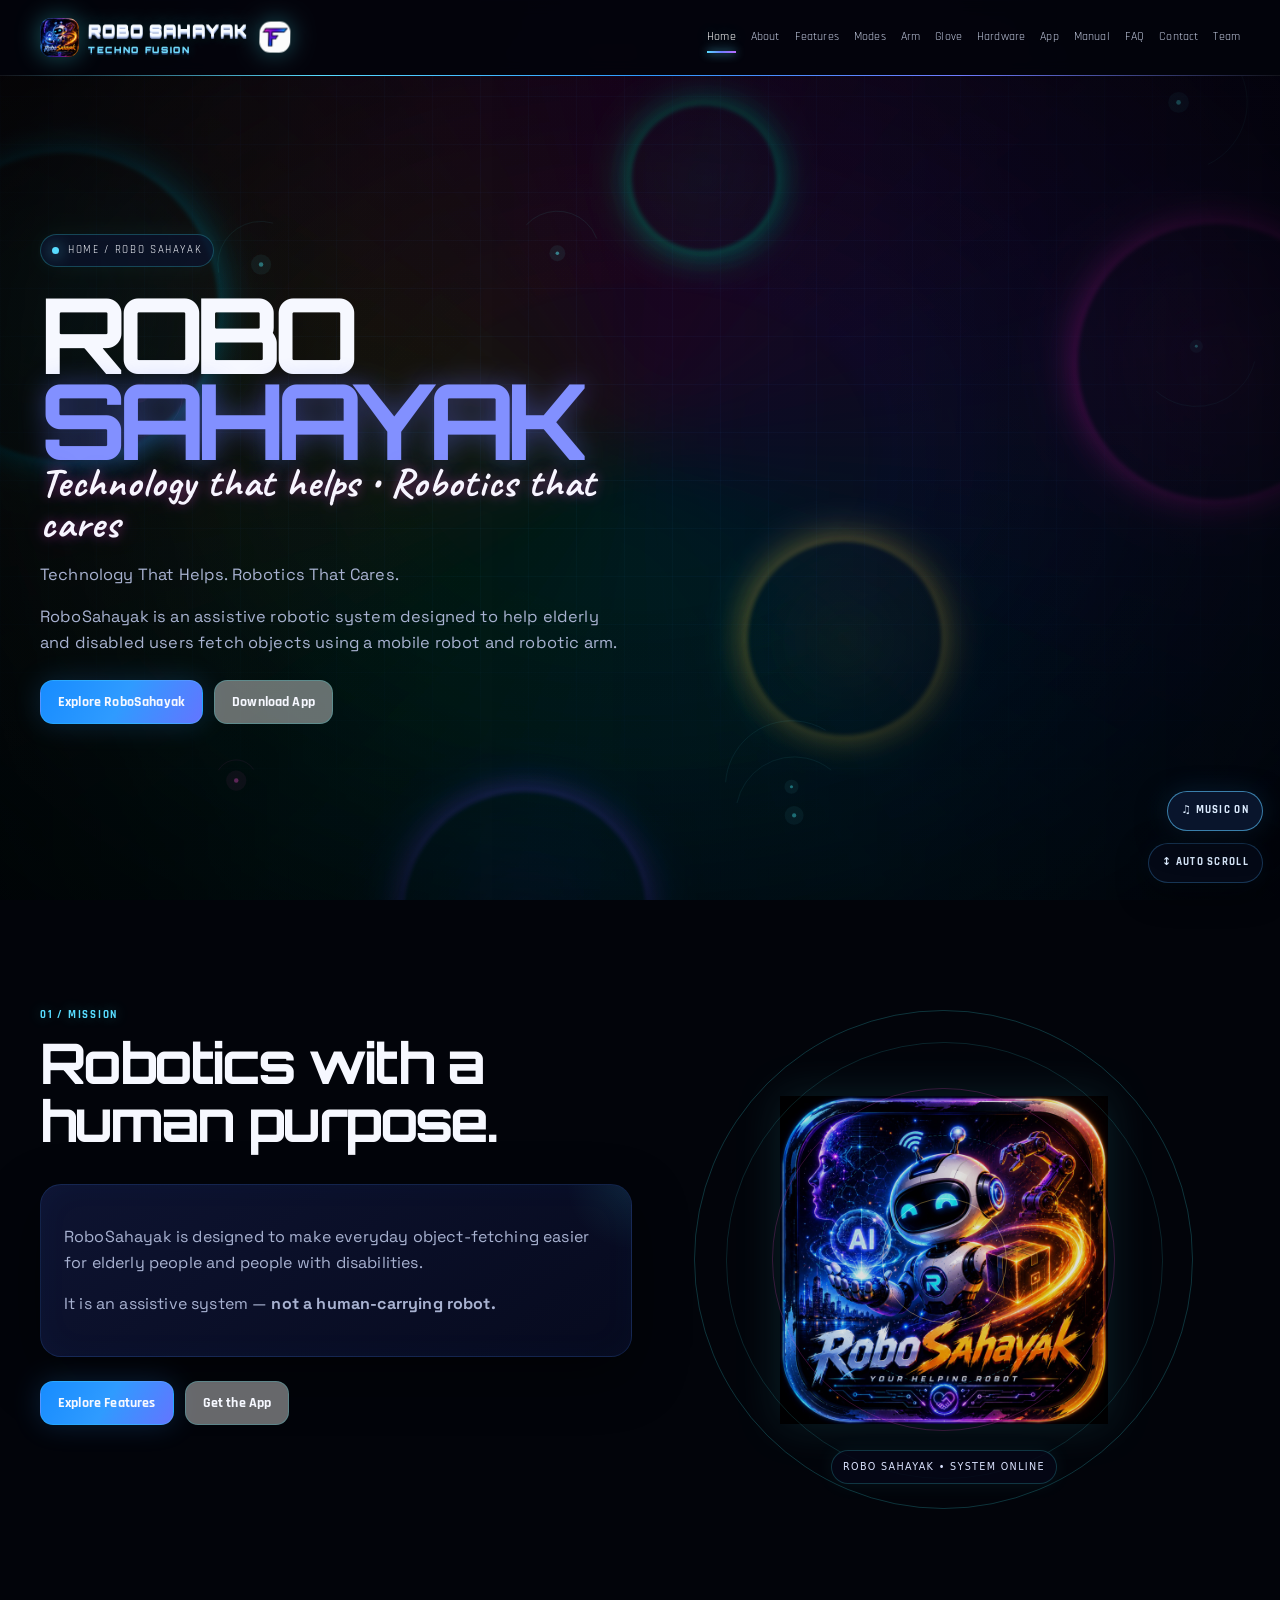
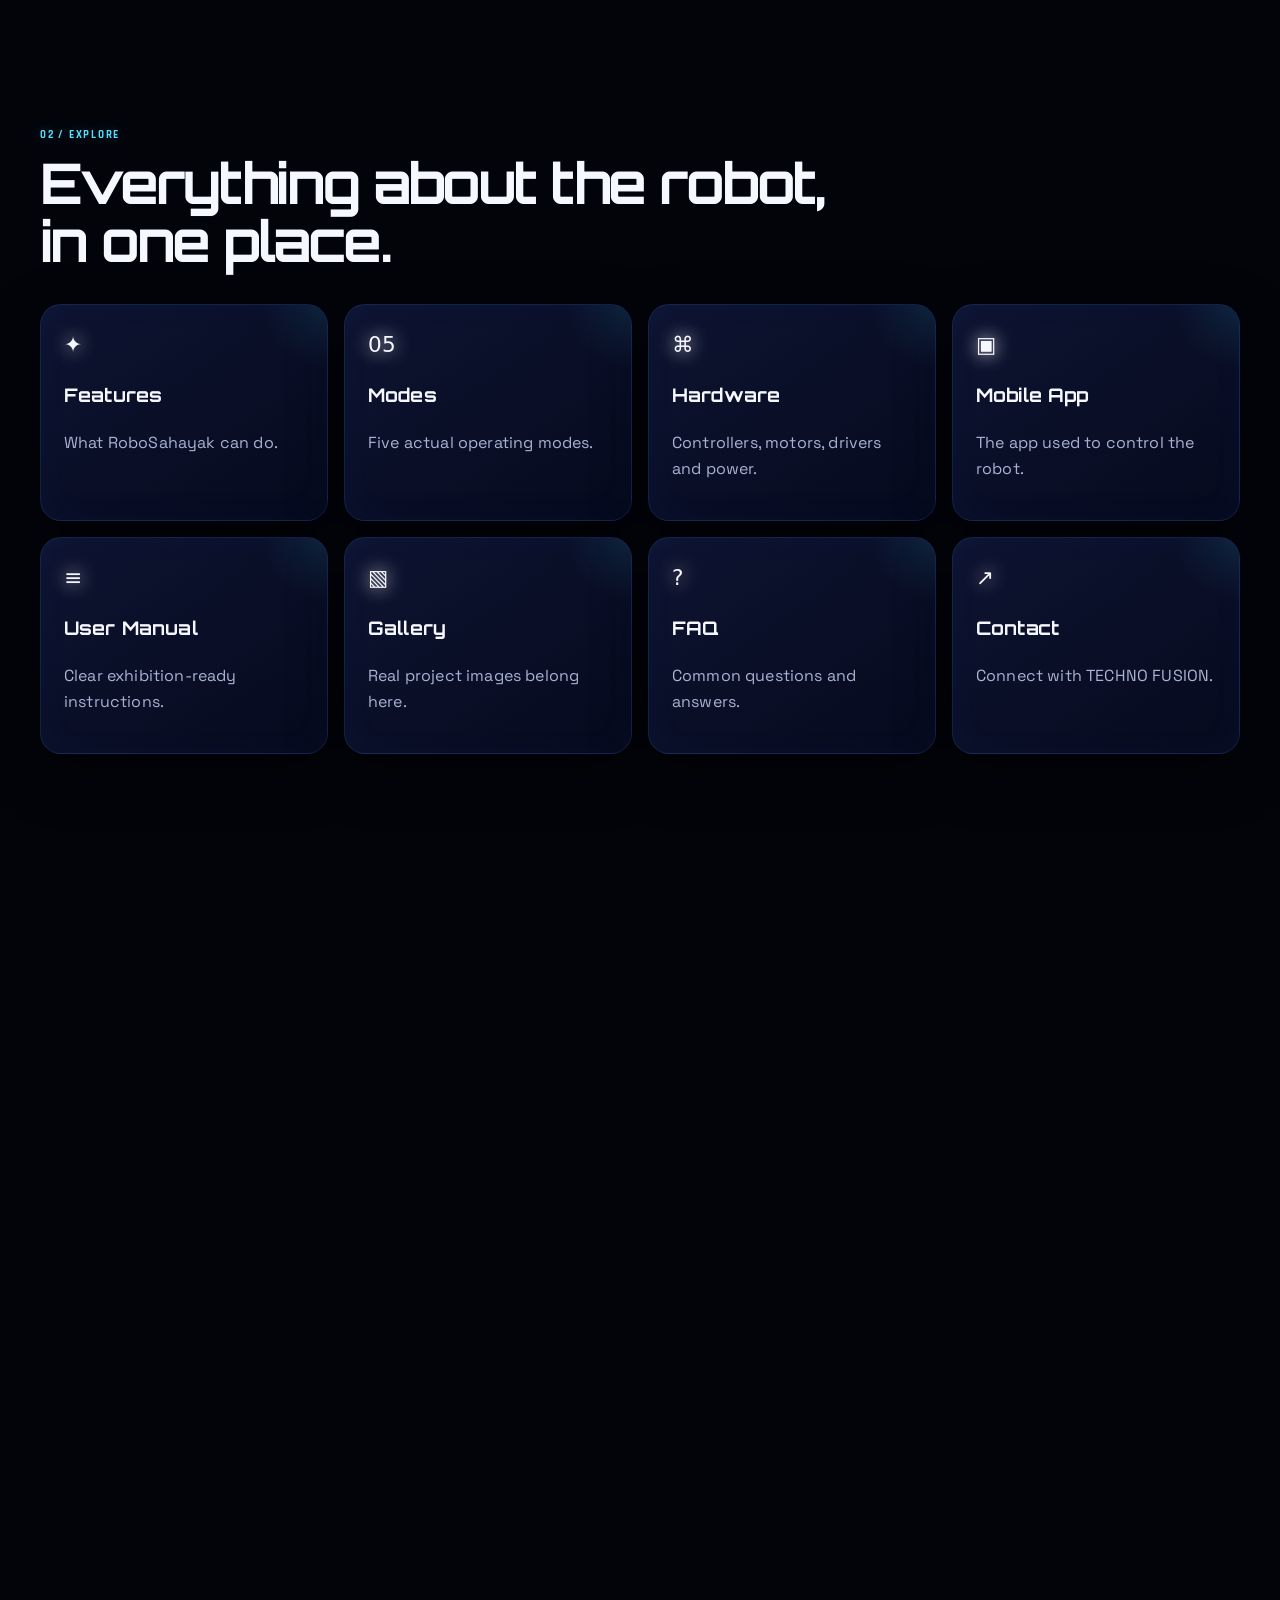
<file: index.html>
<!doctype html><html lang="en"><head><meta charset="utf-8"><meta name="theme-color" content="#02030a"><meta name="viewport" content="width=device-width,initial-scale=1"><meta name="description" content="RoboSahayak is an assistive robotic system designed to help elderly and disabled users fetch objects using a mobile robot and robotic arm."><meta property="og:title" content="RoboSahayak | Home"><meta property="og:description" content="RoboSahayak is an assistive robotic system designed to help elderly and disabled users fetch objects using a mobile robot and robotic arm."><meta property="og:type" content="website"><title>RoboSahayak | Home</title><link rel="icon" href="assets/RoboSahayak_final_logo.jpeg"><link rel="stylesheet" href="styles.css"></head><body>
<header class="nav"><div class="container navin"><a class="brand" href="index.html"><img src="assets/RoboSahayak_final_logo.jpeg" alt="RoboSahayak logo" onerror="this.style.display='none'"><div class="three-d-brand"><span class="three-d-robo">ROBO SAHAYAK</span><small class="three-d-techno">TECHNO FUSION</small></div><img class="tfmark three-d-tf" src="assets/TECHNO_FUSION_TF_logo.png" alt="TECHNO FUSION TF logo"></a><button class="menu" aria-label="Open navigation" aria-expanded="false">☰</button><nav class="links" aria-label="Main navigation"><a href="index.html">Home</a><a href="about.html">About</a><a href="features.html">Features</a><a href="modes.html">Modes</a><a href="arm.html">Arm</a><a href="glove.html">Glove</a><a href="hardware.html">Hardware</a><a href="app.html">App</a><a href="manual.html">Manual</a><a href="faq.html">FAQ</a><a href="contact.html">Contact</a><a href="team.html">Team</a></nav></div></header>
<main><section class="hero"><div class="container hero-wrap"><div class="reveal"><span class="eyebrow"><span class="dot"></span> Home / ROBO SAHAYAK</span><h1 style="margin-top:24px">ROBO<br><span class='purple'>SAHAYAK</span></h1><div class="tagline-script reveal">Technology that helps • Robotics that cares</div><p>Technology That Helps. Robotics That Cares.</p><p>RoboSahayak is an assistive robotic system designed to help elderly and disabled users fetch objects using a mobile robot and robotic arm.</p><div class="actions"><a class="btn primary" href="features.html"><span>Explore RoboSahayak</span></a><a class="btn secondary" href="app.html"><span>Download App</span></a></div></div></div></section><section><div class="container grid g2"><div class="reveal"><div class="head"><span class="kicker">01 / Mission</span><h2>Robotics with a human purpose.</h2></div><div class="card"><p>RoboSahayak is designed to make everyday object-fetching easier for elderly people and people with disabilities.</p><p style="margin-top:12px">It is an assistive system — <b>not a human-carrying robot.</b></p></div><div class="actions"><a class="btn primary" href="features.html">Explore Features</a><a class="btn secondary" href="app.html">Get the App</a></div></div><div class="hero-visual reveal"><div class="media-orbit"><div class="media-ring r1"></div><div class="media-ring r2"></div><div class="media-ring r3"></div><img class="hero-art" src="assets/RoboSahayak_hero_visual.png" alt="Futuristic RoboSahayak robot visual"><div class="media-label">ROBO SAHAYAK • SYSTEM ONLINE</div></div></div></div></section><section><div class="container"><div class="head reveal"><span class="kicker">02 / Explore</span><h2>Everything about the robot, in one place.</h2></div><div class="grid g4"><a class="card reveal" href="features.html"><div class="icon">✦</div><h3>Features</h3><p>What RoboSahayak can do.</p></a><a class="card reveal" href="modes.html"><div class="icon">05</div><h3>Modes</h3><p>Five actual operating modes.</p></a><a class="card reveal" href="hardware.html"><div class="icon">⌘</div><h3>Hardware</h3><p>Controllers, motors, drivers and power.</p></a><a class="card reveal" href="app.html"><div class="icon">▣</div><h3>Mobile App</h3><p>The app used to control the robot.</p></a><a class="card reveal" href="manual.html"><div class="icon">≡</div><h3>User Manual</h3><p>Clear exhibition-ready instructions.</p></a><a class="card reveal" href="gallery.html"><div class="icon">▧</div><h3>Gallery</h3><p>Real project images belong here.</p></a><a class="card reveal" href="faq.html"><div class="icon">?</div><h3>FAQ</h3><p>Common questions and answers.</p></a><a class="card reveal" href="contact.html"><div class="icon">↗</div><h3>Contact</h3><p>Connect with TECHNO FUSION.</p></a></div></div></section><section><div class="container grid g2"><div class="card reveal"><div class="head"><span class="kicker">03 / Sensor Pulse</span><h2>Live-style radar visualization.</h2><p>A presentation animation representing the distance-sensing concept used by RoboSahayak.</p></div><div data-radar></div></div><div class="card reveal tf-panel"><span class="kicker three-d-techno-kicker">TECHNO FUSION</span><div class="dual-logos three-d-logo-row"><img src="assets/TECHNO_FUSION_REAL_logo.png" alt="Official TECHNO FUSION logo"><img src="assets/TECHNO_FUSION_TF_logo.png" alt="TECHNO FUSION TF merged logo"></div><h3>Built by TECHNO FUSION.</h3><p>Official team branding and the TF merged mark are both part of the RoboSahayak identity.</p></div></div></section><section><div class="container"><div class="head reveal"><span class="kicker">03 / System</span><h2>From user input to robot action.</h2></div><div class="card reveal"><div class="flow"><span class="node">USER</span><span class="arrow">↓</span><span class="node">Glove / Mobile App / Voice</span><span class="arrow">↓</span><span class="node">Bluetooth</span><span class="arrow">↓</span><span class="node">Arduino UNO</span><span class="arrow">↓</span><span class="node">Drivers + Arm + Sensors</span><span class="arrow">↓</span><span class="node">ROBO SAHAYAK</span></div></div></div></section><section><div class="container"><div class="head reveal"><span class="kicker">04 / Mission Control</span><h2>RoboSahayak system simulation.</h2><p>Interactive presentation data — not live robot telemetry.</p></div><div class="mission-grid"><div class="card mission-console reveal"><div class="console-top"><span><i class="status-dot"></i> SYSTEM ONLINE</span><span>SIMULATION</span></div><div class="console-screen"><div class="console-orb"></div><div class="telemetry"><div><small>ACTIVE MODES</small><b>05</b></div><div><small>ARM</small><b>READY</b></div><div><small>BLUETOOTH</small><b>38400</b></div><div><small>SENSOR</small><b>HC-SR04</b></div></div></div></div><div class="card reveal"><span class="kicker">SIGNAL FLOW</span><div class="signal-stack"><span class="node">USER INPUT</span><span>↓</span><span class="node">PROCESSING</span><span>↓</span><span class="node">DECISION</span><span>↓</span><span class="node">ROBOT ACTION</span></div></div></div></div></section><section><div class="container"><div class="head reveal"><span class="kicker">05 / Project Journey</span><h2>From idea to RoboSahayak.</h2></div><div class="journey"><div class="journey-item reveal"><b>01</b><span>Concept</span></div><div class="journey-item reveal"><b>02</b><span>Electronics</span></div><div class="journey-item reveal"><b>03</b><span>Glove</span></div><div class="journey-item reveal"><b>04</b><span>Robotic Arm</span></div><div class="journey-item reveal"><b>05</b><span>Programming</span></div><div class="journey-item reveal"><b>06</b><span>Testing</span></div><div class="journey-item reveal"><b>07</b><span>RoboSahayak</span></div></div></div></section></main>
<footer><div class="container foot"><div><div class="brand"><span class="three-d-brand three-d-robo">ROBO SAHAYAK</span></div><p style="color:var(--muted);font-size:.8rem">Technology That Helps. Robotics That Cares.<br>TECHNO FUSION</p></div><nav><a href="index.html">Home</a><a href="about.html">About</a><a href="features.html">Features</a><a href="modes.html">Modes</a><a href="arm.html">Arm</a><a href="glove.html">Glove</a><a href="hardware.html">Hardware</a><a href="app.html">App</a><a href="manual.html">Manual</a><a href="faq.html">FAQ</a><a href="contact.html">Contact</a><a href="team.html">Team</a></nav></div><div class="container" style="margin-top:24px;color:#7f89ab;font-size:.75rem">© 2026 TECHNO FUSION. All Rights Reserved.</div><div class="creator-credit" aria-label="Created by Sarthak Kumar Sharma"><div class="creator-credit-line"><span class="creator-label">Created by</span><span class="creator-name">Sarthak Kumar Sharma</span><span class="creator-cursor" aria-hidden="true"></span></div></div></footer><script src="script.js"></script></body></html>
</file>
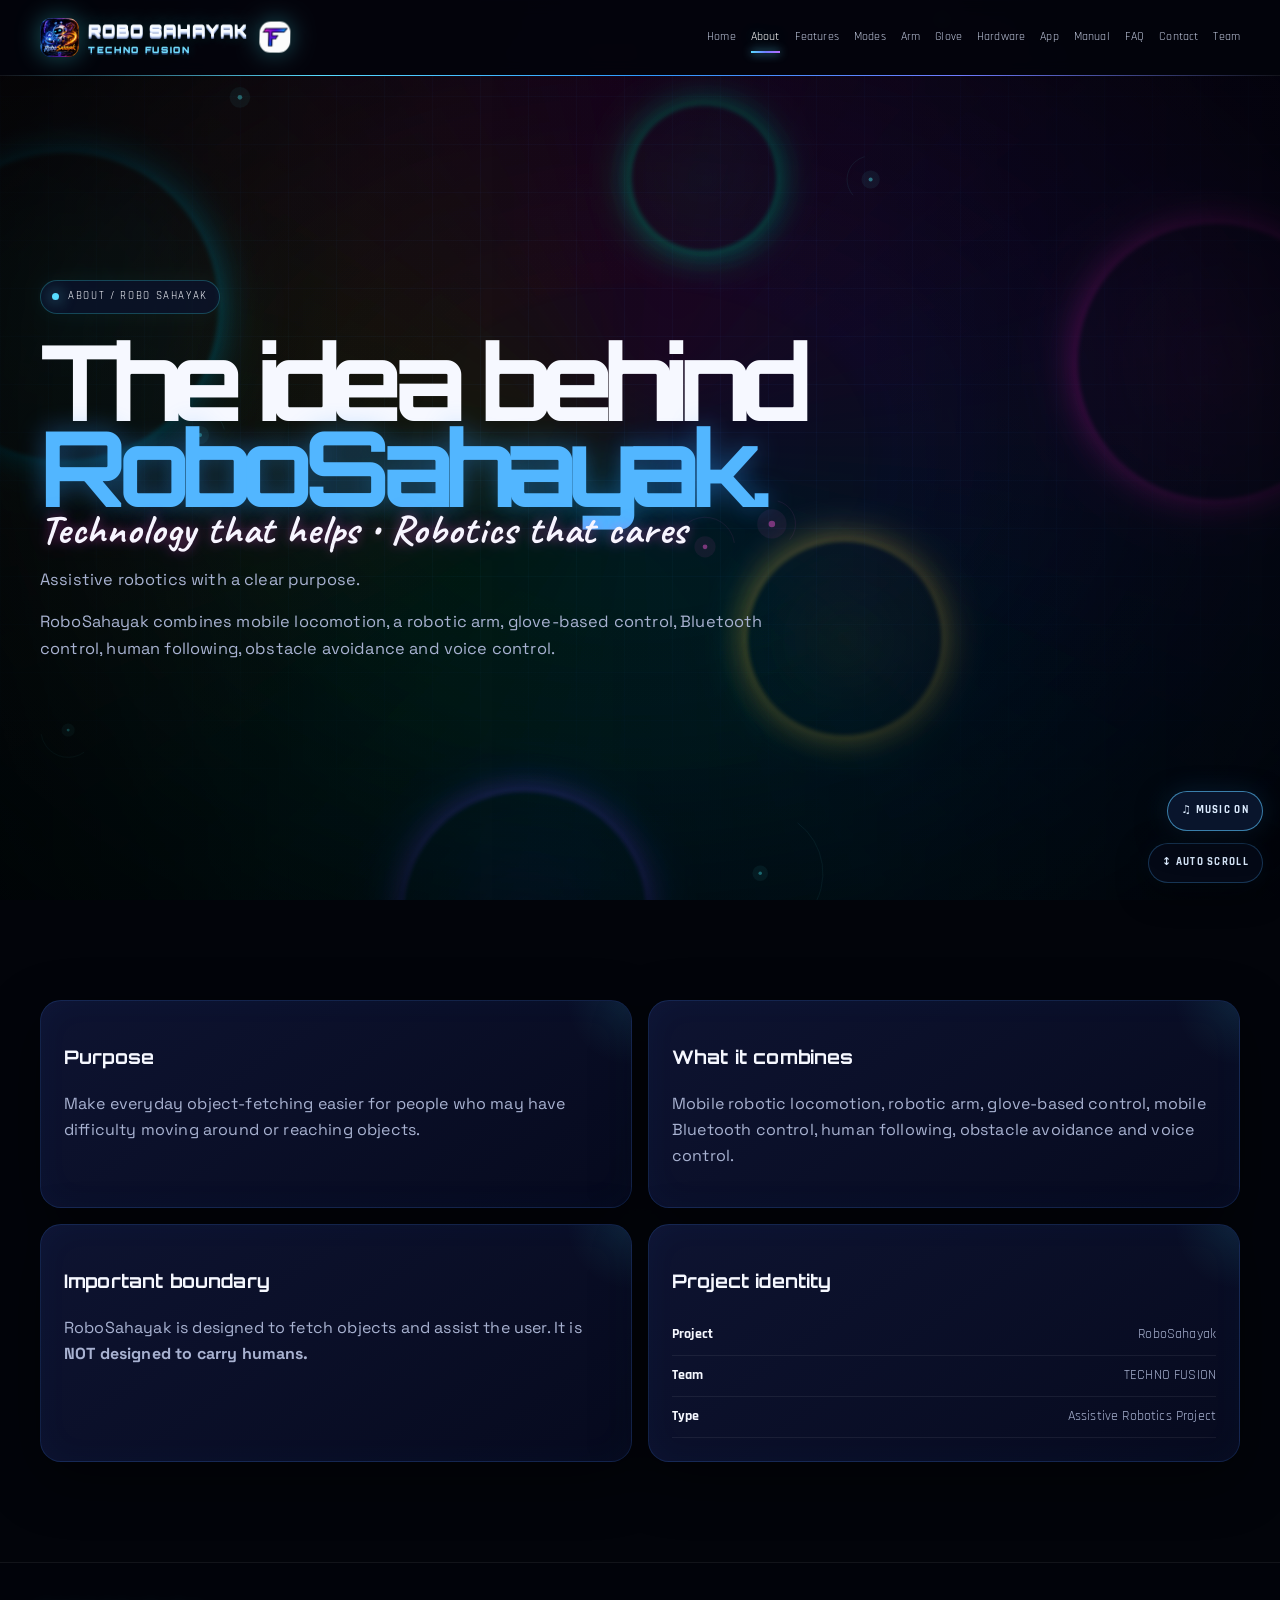
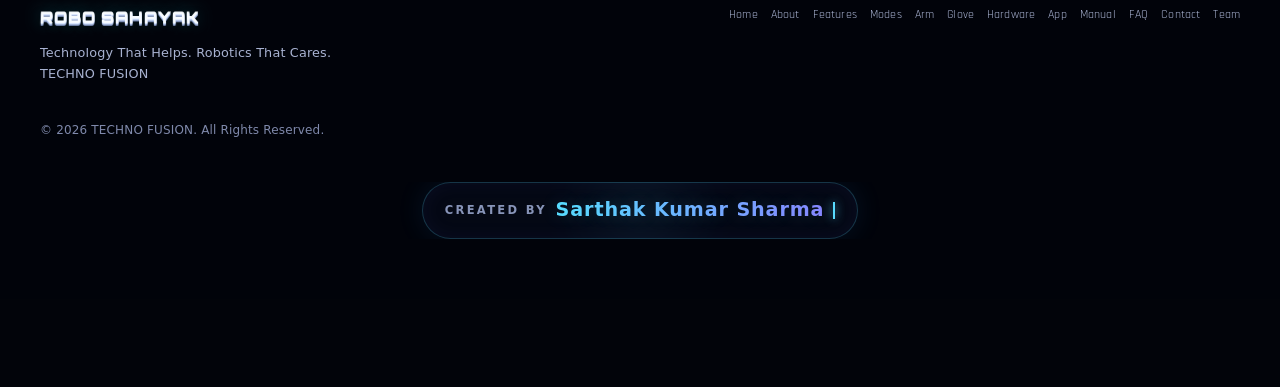
<file: about.html>
<!doctype html><html lang="en"><head><meta charset="utf-8"><meta name="theme-color" content="#02030a"><meta name="viewport" content="width=device-width,initial-scale=1"><meta name="description" content="RoboSahayak combines mobile locomotion, a robotic arm, glove-based control, Bluetooth control, human following, obstacle avoidance and voice control."><meta property="og:title" content="RoboSahayak | About"><meta property="og:description" content="RoboSahayak combines mobile locomotion, a robotic arm, glove-based control, Bluetooth control, human following, obstacle avoidance and voice control."><meta property="og:type" content="website"><title>RoboSahayak | About</title><link rel="icon" href="assets/RoboSahayak_final_logo.jpeg"><link rel="stylesheet" href="styles.css"></head><body>
<header class="nav"><div class="container navin"><a class="brand" href="index.html"><img src="assets/RoboSahayak_final_logo.jpeg" alt="RoboSahayak logo" onerror="this.style.display='none'"><div class="three-d-brand"><span class="three-d-robo">ROBO SAHAYAK</span><small class="three-d-techno">TECHNO FUSION</small></div><img class="tfmark three-d-tf" src="assets/TECHNO_FUSION_TF_logo.png" alt="TECHNO FUSION TF logo"></a><button class="menu" aria-label="Open navigation" aria-expanded="false">☰</button><nav class="links" aria-label="Main navigation"><a href="index.html">Home</a><a href="about.html">About</a><a href="features.html">Features</a><a href="modes.html">Modes</a><a href="arm.html">Arm</a><a href="glove.html">Glove</a><a href="hardware.html">Hardware</a><a href="app.html">App</a><a href="manual.html">Manual</a><a href="faq.html">FAQ</a><a href="contact.html">Contact</a><a href="team.html">Team</a></nav></div></header>
<main><section class="hero"><div class="container"><div class="reveal"><span class="eyebrow"><span class="dot"></span> About / ROBO SAHAYAK</span><h1 style="margin-top:24px">The idea behind <span class='blue'>RoboSahayak.</span></h1><div class="tagline-script reveal">Technology that helps • Robotics that cares</div><p>Assistive robotics with a clear purpose.</p><p>RoboSahayak combines mobile locomotion, a robotic arm, glove-based control, Bluetooth control, human following, obstacle avoidance and voice control.</p></div></div></section><section><div class="container grid g2"><div class="card reveal"><h3>Purpose</h3><p>Make everyday object-fetching easier for people who may have difficulty moving around or reaching objects.</p></div><div class="card reveal"><h3>What it combines</h3><p>Mobile robotic locomotion, robotic arm, glove-based control, mobile Bluetooth control, human following, obstacle avoidance and voice control.</p></div><div class="card reveal"><h3>Important boundary</h3><p>RoboSahayak is designed to fetch objects and assist the user. It is <b>NOT designed to carry humans.</b></p></div><div class="card reveal"><h3>Project identity</h3><div class="spec"><b>Project</b><span>RoboSahayak</span></div><div class="spec"><b>Team</b><span>TECHNO FUSION</span></div><div class="spec"><b>Type</b><span>Assistive Robotics Project</span></div></div></div></section></main>
<footer><div class="container foot"><div><div class="brand"><span class="three-d-brand three-d-robo">ROBO SAHAYAK</span></div><p style="color:var(--muted);font-size:.8rem">Technology That Helps. Robotics That Cares.<br>TECHNO FUSION</p></div><nav><a href="index.html">Home</a><a href="about.html">About</a><a href="features.html">Features</a><a href="modes.html">Modes</a><a href="arm.html">Arm</a><a href="glove.html">Glove</a><a href="hardware.html">Hardware</a><a href="app.html">App</a><a href="manual.html">Manual</a><a href="faq.html">FAQ</a><a href="contact.html">Contact</a><a href="team.html">Team</a></nav></div><div class="container" style="margin-top:24px;color:#7f89ab;font-size:.75rem">© 2026 TECHNO FUSION. All Rights Reserved.</div><div class="creator-credit" aria-label="Created by Sarthak Kumar Sharma"><div class="creator-credit-line"><span class="creator-label">Created by</span><span class="creator-name">Sarthak Kumar Sharma</span><span class="creator-cursor" aria-hidden="true"></span></div></div></footer><script src="script.js"></script></body></html>
</file>
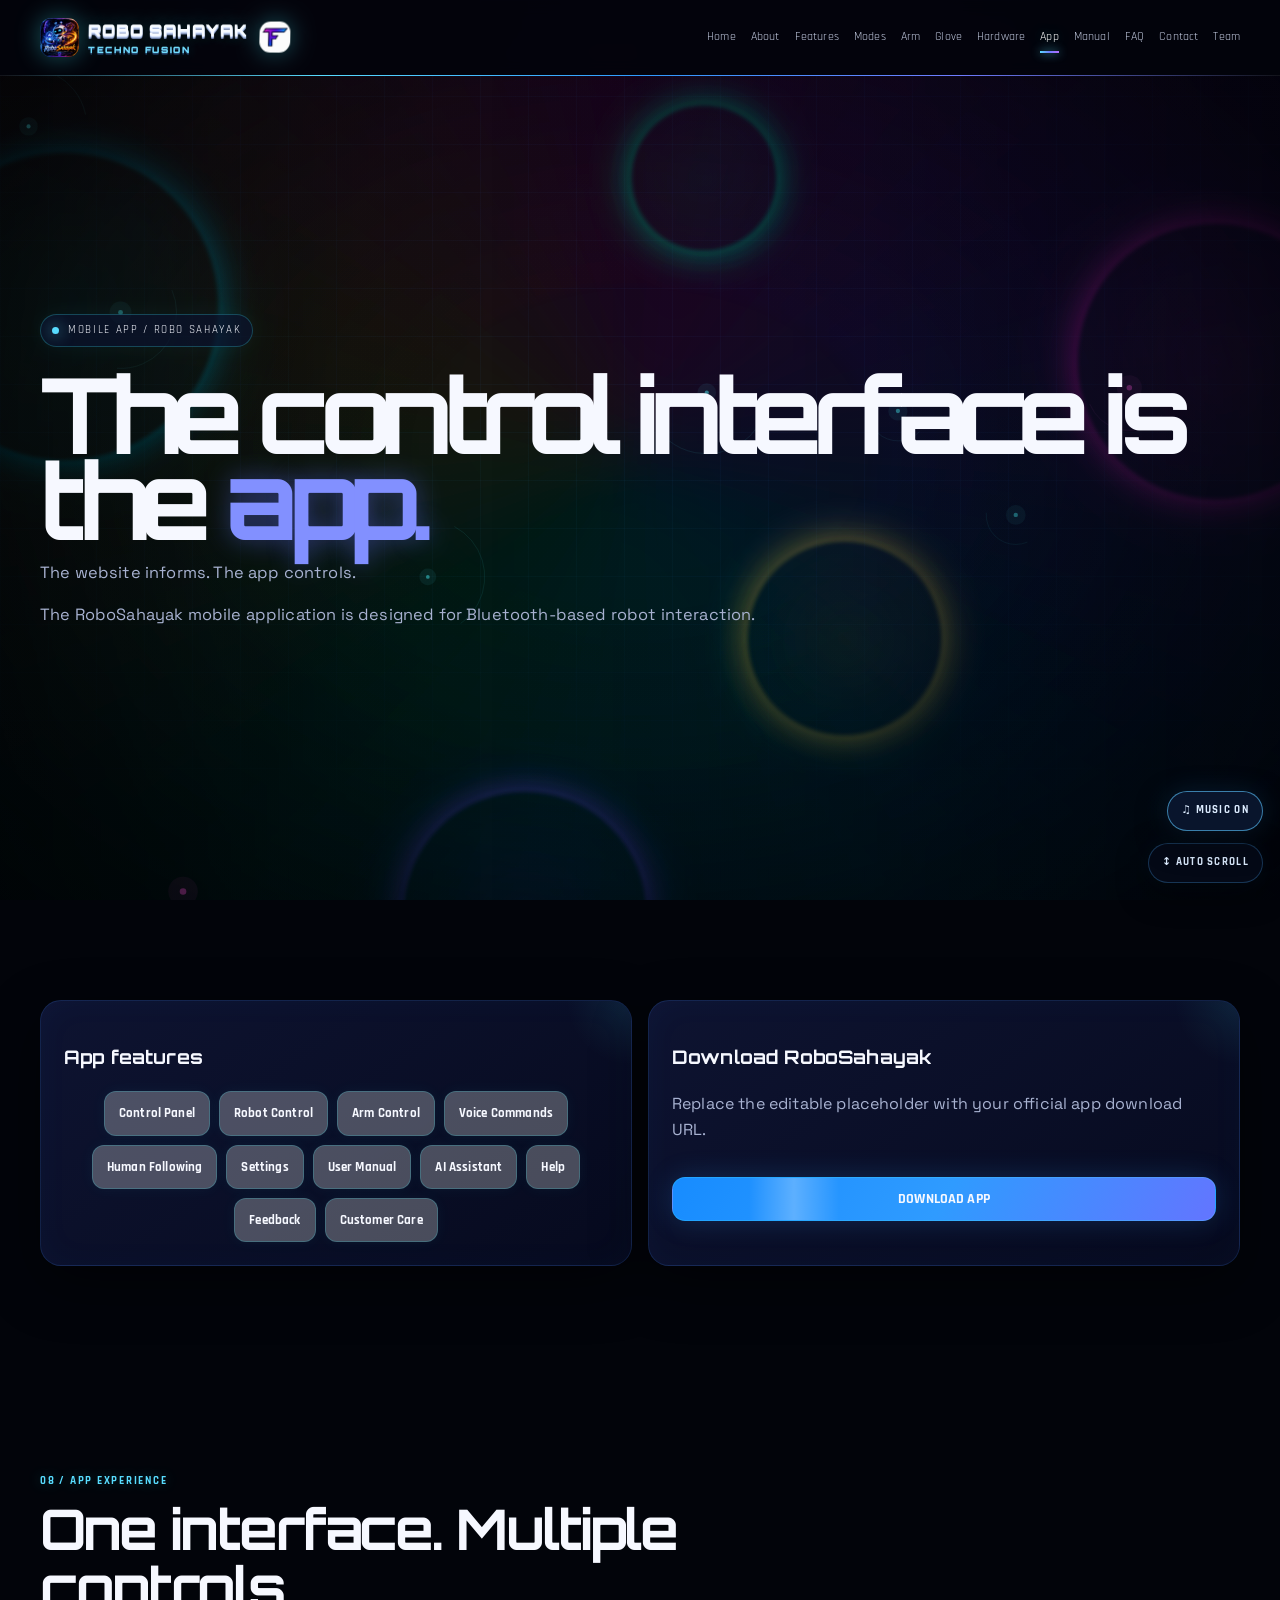
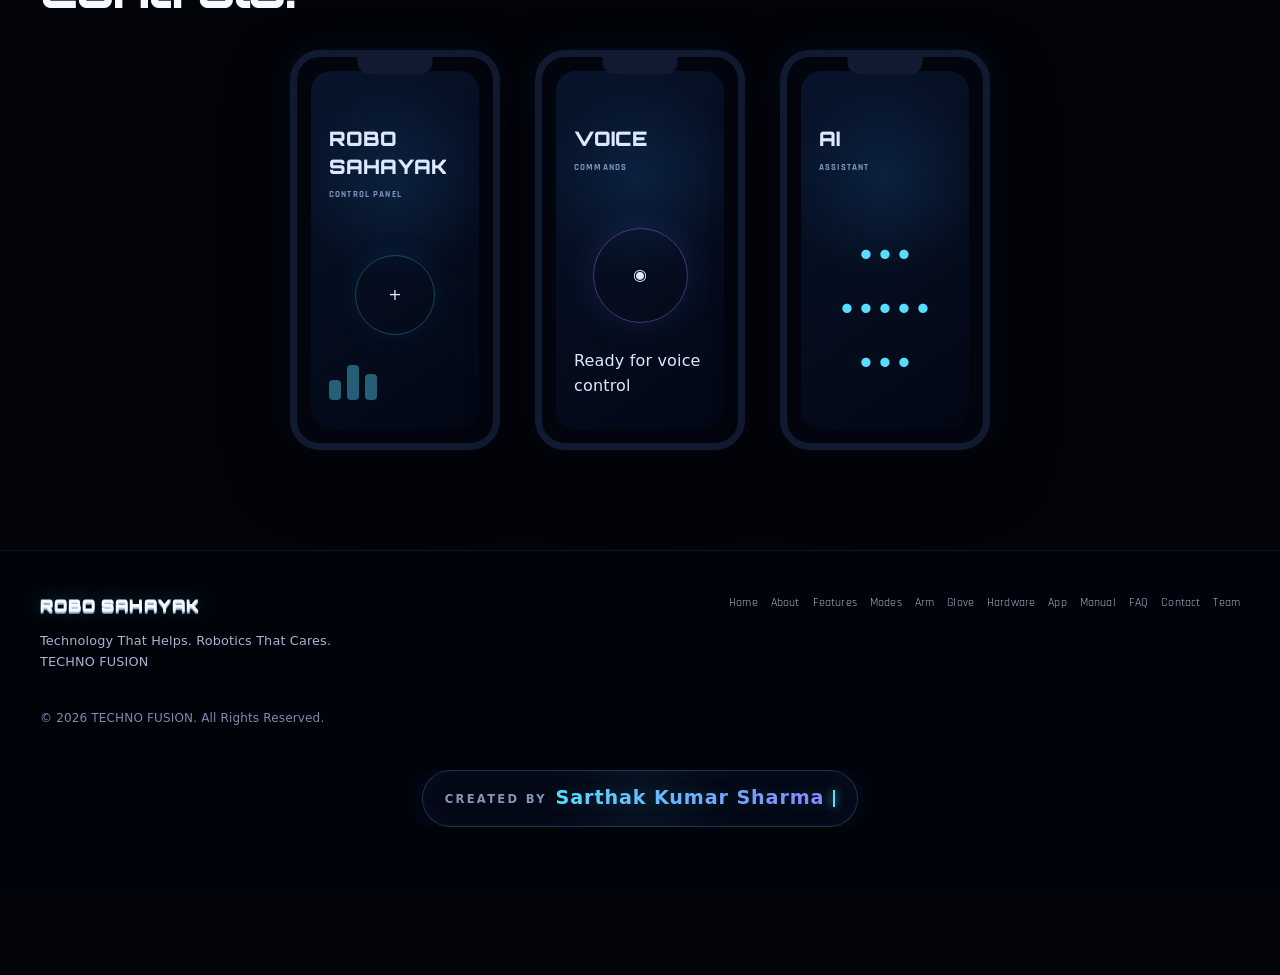
<file: app.html>
<!doctype html><html lang="en"><head><meta charset="utf-8"><meta name="theme-color" content="#02030a"><meta name="viewport" content="width=device-width,initial-scale=1"><meta name="description" content="The RoboSahayak mobile application is designed for Bluetooth-based robot interaction."><meta property="og:title" content="RoboSahayak | Mobile App"><meta property="og:description" content="The RoboSahayak mobile application is designed for Bluetooth-based robot interaction."><meta property="og:type" content="website"><title>RoboSahayak | Mobile App</title><link rel="icon" href="assets/RoboSahayak_final_logo.jpeg"><link rel="stylesheet" href="styles.css"></head><body>
<header class="nav"><div class="container navin"><a class="brand" href="index.html"><img src="assets/RoboSahayak_final_logo.jpeg" alt="RoboSahayak logo" onerror="this.style.display='none'"><div class="three-d-brand"><span class="three-d-robo">ROBO SAHAYAK</span><small class="three-d-techno">TECHNO FUSION</small></div><img class="tfmark three-d-tf" src="assets/TECHNO_FUSION_TF_logo.png" alt="TECHNO FUSION TF logo"></a><button class="menu" aria-label="Open navigation" aria-expanded="false">☰</button><nav class="links" aria-label="Main navigation"><a href="index.html">Home</a><a href="about.html">About</a><a href="features.html">Features</a><a href="modes.html">Modes</a><a href="arm.html">Arm</a><a href="glove.html">Glove</a><a href="hardware.html">Hardware</a><a href="app.html">App</a><a href="manual.html">Manual</a><a href="faq.html">FAQ</a><a href="contact.html">Contact</a><a href="team.html">Team</a></nav></div></header>
<main><section class="hero"><div class="container"><div class="reveal"><span class="eyebrow"><span class="dot"></span> Mobile App / ROBO SAHAYAK</span><h1 style="margin-top:24px">The control interface is the <span class='purple'>app.</span></h1><p>The website informs. The app controls.</p><p>The RoboSahayak mobile application is designed for Bluetooth-based robot interaction.</p></div></div></section><section><div class="container grid g2"><div class="card reveal"><h3>App features</h3><div class="flow" style="margin-top:15px"><span class="node">Control Panel</span><span class="node">Robot Control</span><span class="node">Arm Control</span><span class="node">Voice Commands</span><span class="node">Human Following</span><span class="node">Settings</span><span class="node">User Manual</span><span class="node">AI Assistant</span><span class="node">Help</span><span class="node">Feedback</span><span class="node">Customer Care</span></div></div><div class="card reveal"><h3 id="app-download-placeholder">Download RoboSahayak</h3><p>Replace the editable placeholder with your official app download URL.</p><a class="btn primary" style="width:100%;margin-top:18px" href="#app-download-placeholder">DOWNLOAD APP</a></div></div></section><section><div class="container"><div class="head reveal"><span class="kicker">08 / App Experience</span><h2>One interface. Multiple controls.</h2></div><div class="phone-showcase"><div class="phone reveal"><div class="phone-notch"></div><div class="phone-ui"><b>ROBO<br>SAHAYAK</b><span>CONTROL PANEL</span><div class="mini-joystick">+</div><div class="mini-bars"><i></i><i></i><i></i></div></div></div><div class="phone reveal"><div class="phone-notch"></div><div class="phone-ui"><b>VOICE</b><span>COMMANDS</span><div class="voice-ring">◉</div><p>Ready for voice control</p></div></div><div class="phone reveal"><div class="phone-notch"></div><div class="phone-ui"><b>AI</b><span>ASSISTANT</span><div class="ai-lines">•••<br>•••••<br>•••</div></div></div></div></div></section></main>
<footer><div class="container foot"><div><div class="brand"><span class="three-d-brand three-d-robo">ROBO SAHAYAK</span></div><p style="color:var(--muted);font-size:.8rem">Technology That Helps. Robotics That Cares.<br>TECHNO FUSION</p></div><nav><a href="index.html">Home</a><a href="about.html">About</a><a href="features.html">Features</a><a href="modes.html">Modes</a><a href="arm.html">Arm</a><a href="glove.html">Glove</a><a href="hardware.html">Hardware</a><a href="app.html">App</a><a href="manual.html">Manual</a><a href="faq.html">FAQ</a><a href="contact.html">Contact</a><a href="team.html">Team</a></nav></div><div class="container" style="margin-top:24px;color:#7f89ab;font-size:.75rem">© 2026 TECHNO FUSION. All Rights Reserved.</div><div class="creator-credit" aria-label="Created by Sarthak Kumar Sharma"><div class="creator-credit-line"><span class="creator-label">Created by</span><span class="creator-name">Sarthak Kumar Sharma</span><span class="creator-cursor" aria-hidden="true"></span></div></div></footer><script src="script.js"></script></body></html>
</file>
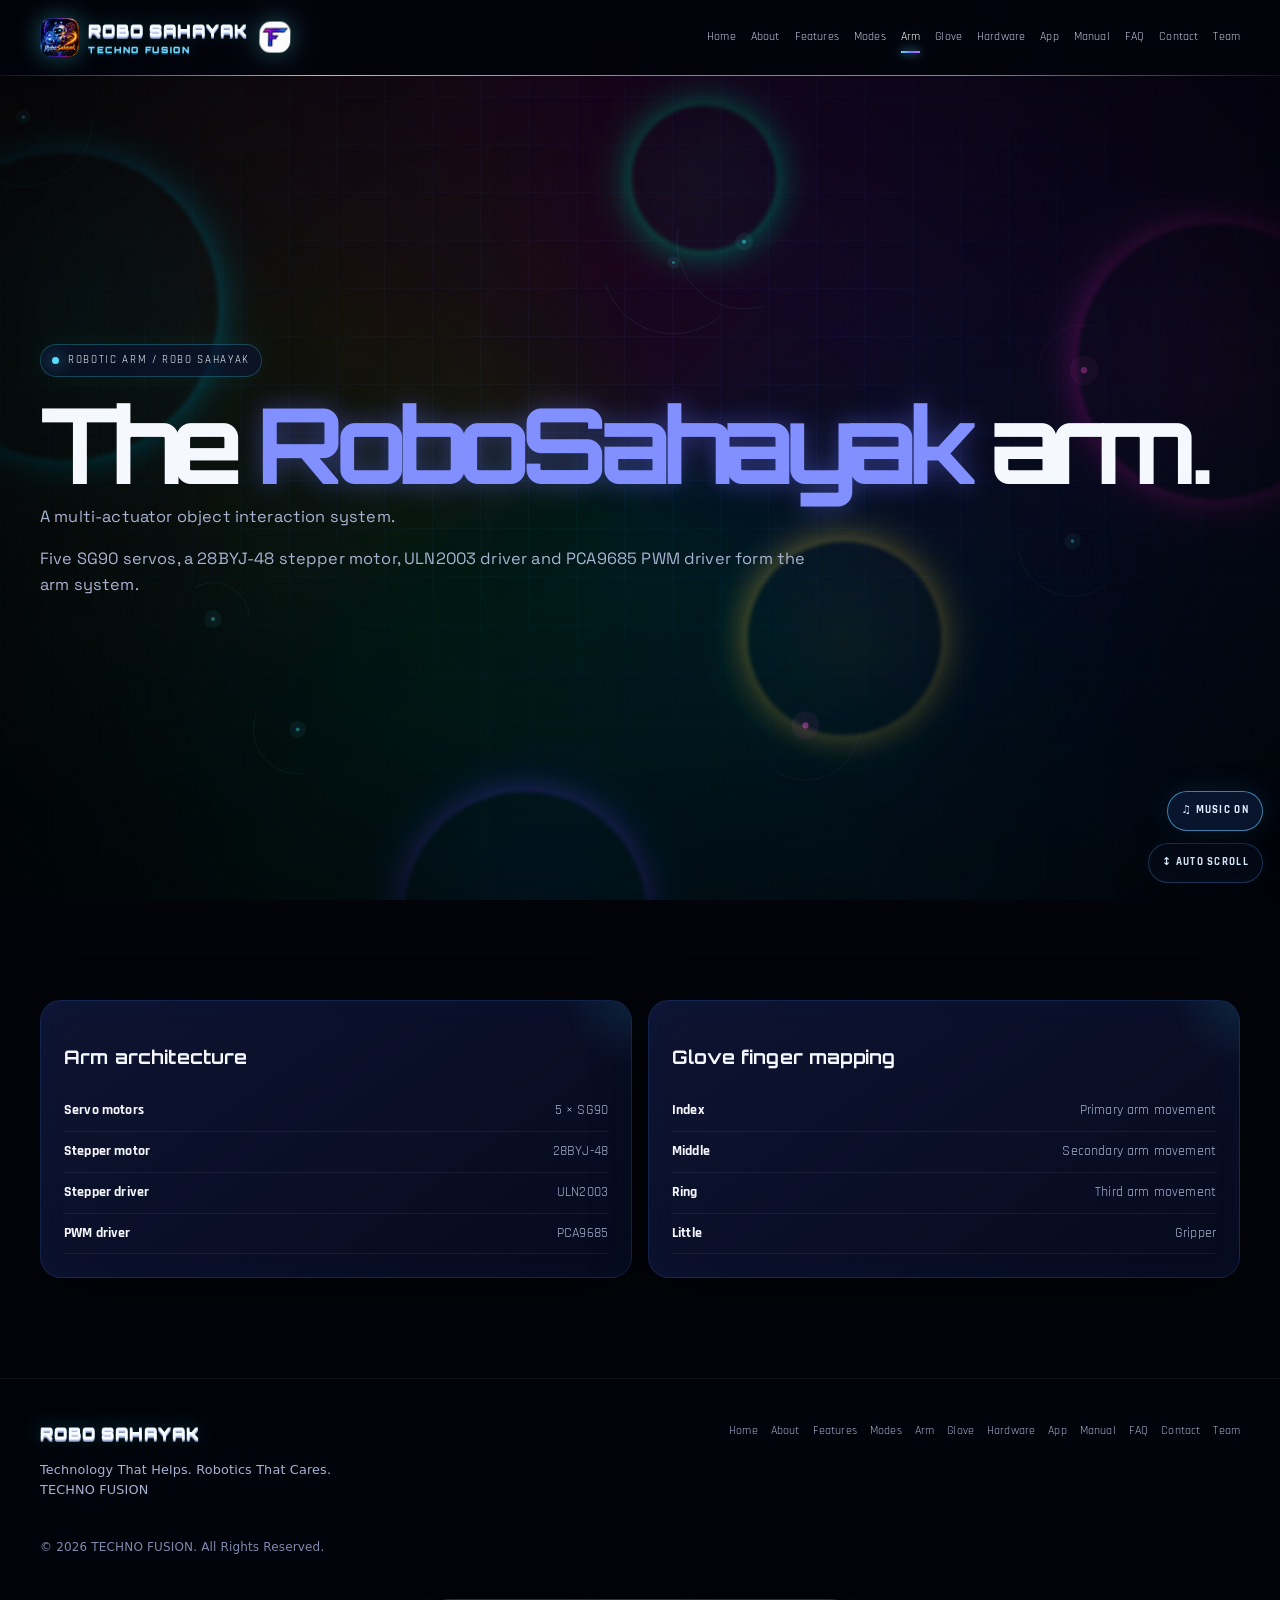
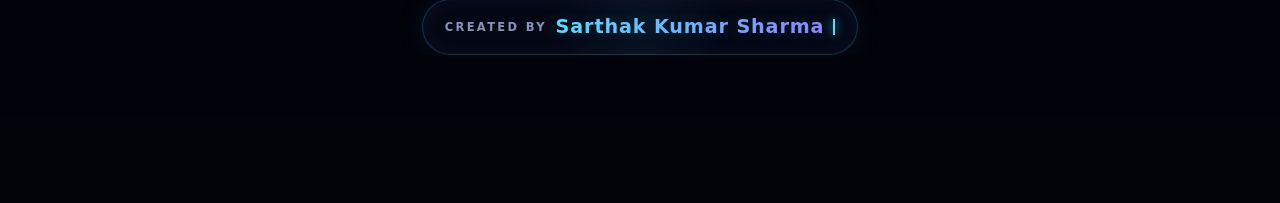
<file: arm.html>
<!doctype html><html lang="en"><head><meta charset="utf-8"><meta name="theme-color" content="#02030a"><meta name="viewport" content="width=device-width,initial-scale=1"><meta name="description" content="Five SG90 servos, a 28BYJ-48 stepper motor, ULN2003 driver and PCA9685 PWM driver form the arm system."><meta property="og:title" content="RoboSahayak | Robotic Arm"><meta property="og:description" content="Five SG90 servos, a 28BYJ-48 stepper motor, ULN2003 driver and PCA9685 PWM driver form the arm system."><meta property="og:type" content="website"><title>RoboSahayak | Robotic Arm</title><link rel="icon" href="assets/RoboSahayak_final_logo.jpeg"><link rel="stylesheet" href="styles.css"></head><body>
<header class="nav"><div class="container navin"><a class="brand" href="index.html"><img src="assets/RoboSahayak_final_logo.jpeg" alt="RoboSahayak logo" onerror="this.style.display='none'"><div class="three-d-brand"><span class="three-d-robo">ROBO SAHAYAK</span><small class="three-d-techno">TECHNO FUSION</small></div><img class="tfmark three-d-tf" src="assets/TECHNO_FUSION_TF_logo.png" alt="TECHNO FUSION TF logo"></a><button class="menu" aria-label="Open navigation" aria-expanded="false">☰</button><nav class="links" aria-label="Main navigation"><a href="index.html">Home</a><a href="about.html">About</a><a href="features.html">Features</a><a href="modes.html">Modes</a><a href="arm.html">Arm</a><a href="glove.html">Glove</a><a href="hardware.html">Hardware</a><a href="app.html">App</a><a href="manual.html">Manual</a><a href="faq.html">FAQ</a><a href="contact.html">Contact</a><a href="team.html">Team</a></nav></div></header>
<main><section class="hero"><div class="container"><div class="reveal"><span class="eyebrow"><span class="dot"></span> Robotic Arm / ROBO SAHAYAK</span><h1 style="margin-top:24px">The <span class='purple'>RoboSahayak</span> arm.</h1><p>A multi-actuator object interaction system.</p><p>Five SG90 servos, a 28BYJ-48 stepper motor, ULN2003 driver and PCA9685 PWM driver form the arm system.</p></div></div></section><section><div class="container grid g2"><div class="card reveal"><h3>Arm architecture</h3><div class="spec"><b>Servo motors</b><span>5 × SG90</span></div><div class="spec"><b>Stepper motor</b><span>28BYJ-48</span></div><div class="spec"><b>Stepper driver</b><span>ULN2003</span></div><div class="spec"><b>PWM driver</b><span>PCA9685</span></div></div><div class="card reveal"><h3>Glove finger mapping</h3><div class="spec"><b>Index</b><span>Primary arm movement</span></div><div class="spec"><b>Middle</b><span>Secondary arm movement</span></div><div class="spec"><b>Ring</b><span>Third arm movement</span></div><div class="spec"><b>Little</b><span>Gripper</span></div></div></div></section></main>
<footer><div class="container foot"><div><div class="brand"><span class="three-d-brand three-d-robo">ROBO SAHAYAK</span></div><p style="color:var(--muted);font-size:.8rem">Technology That Helps. Robotics That Cares.<br>TECHNO FUSION</p></div><nav><a href="index.html">Home</a><a href="about.html">About</a><a href="features.html">Features</a><a href="modes.html">Modes</a><a href="arm.html">Arm</a><a href="glove.html">Glove</a><a href="hardware.html">Hardware</a><a href="app.html">App</a><a href="manual.html">Manual</a><a href="faq.html">FAQ</a><a href="contact.html">Contact</a><a href="team.html">Team</a></nav></div><div class="container" style="margin-top:24px;color:#7f89ab;font-size:.75rem">© 2026 TECHNO FUSION. All Rights Reserved.</div><div class="creator-credit" aria-label="Created by Sarthak Kumar Sharma"><div class="creator-credit-line"><span class="creator-label">Created by</span><span class="creator-name">Sarthak Kumar Sharma</span><span class="creator-cursor" aria-hidden="true"></span></div></div></footer><script src="script.js"></script></body></html>
</file>
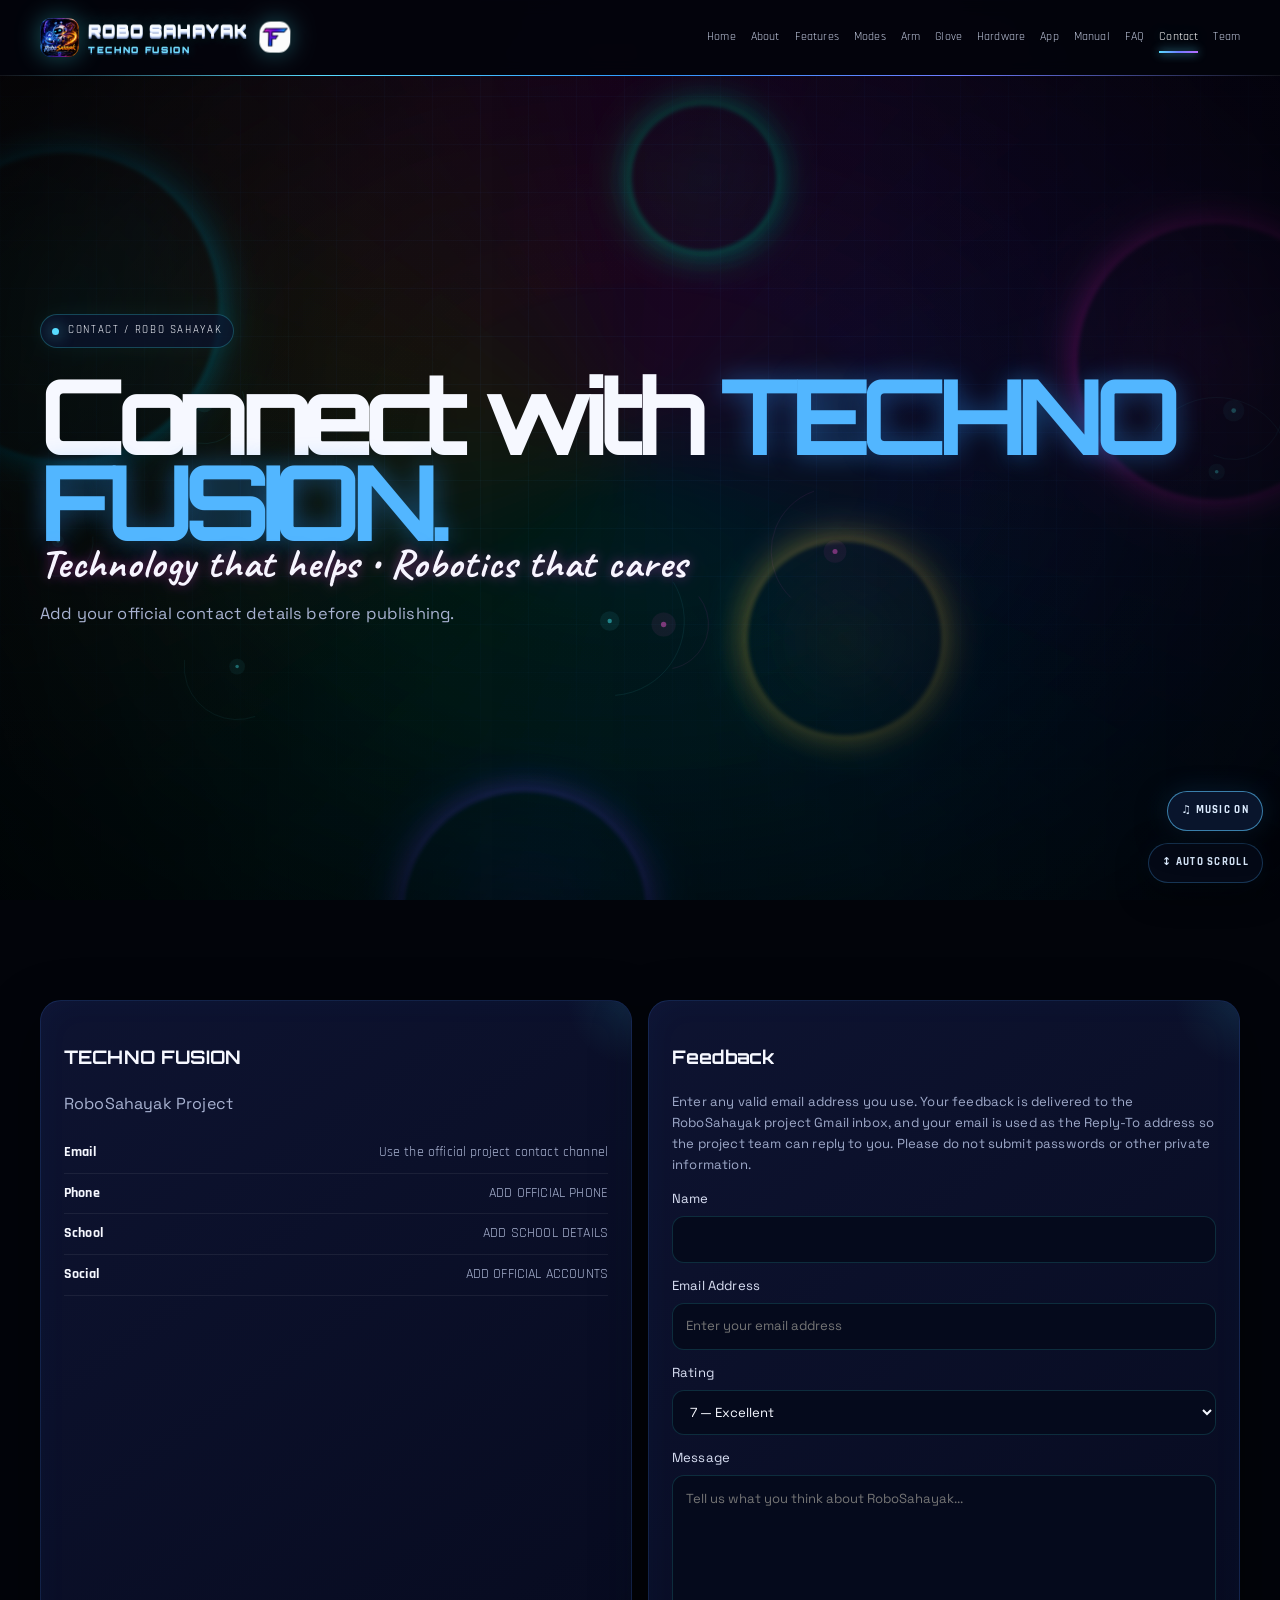
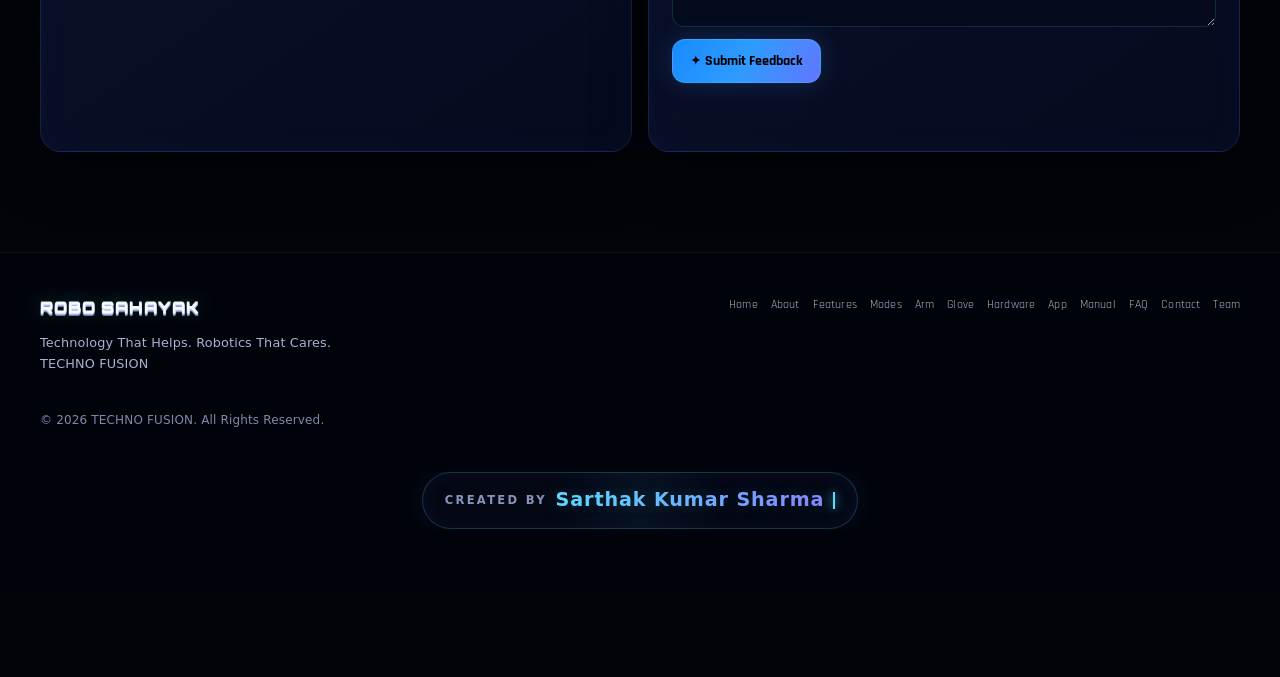
<file: contact.html>
<!doctype html><html lang="en"><head><meta charset="utf-8"><meta name="theme-color" content="#02030a"><meta name="viewport" content="width=device-width,initial-scale=1"><meta name="description" content="Contact TECHNO FUSION and send feedback about the RoboSahayak assistive robotics project."><meta property="og:title" content="RoboSahayak | Contact"><meta property="og:description" content=""><meta property="og:type" content="website"><title>RoboSahayak | Contact</title><link rel="icon" href="assets/RoboSahayak_final_logo.jpeg"><link rel="stylesheet" href="styles.css"></head><body>
<header class="nav"><div class="container navin"><a class="brand" href="index.html"><img src="assets/RoboSahayak_final_logo.jpeg" alt="RoboSahayak logo" onerror="this.style.display='none'"><div class="three-d-brand"><span class="three-d-robo">ROBO SAHAYAK</span><small class="three-d-techno">TECHNO FUSION</small></div><img class="tfmark three-d-tf" src="assets/TECHNO_FUSION_TF_logo.png" alt="TECHNO FUSION TF logo"></a><button class="menu" aria-label="Open navigation" aria-expanded="false">☰</button><nav class="links" aria-label="Main navigation"><a href="index.html">Home</a><a href="about.html">About</a><a href="features.html">Features</a><a href="modes.html">Modes</a><a href="arm.html">Arm</a><a href="glove.html">Glove</a><a href="hardware.html">Hardware</a><a href="app.html">App</a><a href="manual.html">Manual</a><a href="faq.html">FAQ</a><a href="contact.html">Contact</a><a href="team.html">Team</a></nav></div></header>
<main><section class="hero"><div class="container"><div class="reveal"><span class="eyebrow"><span class="dot"></span> Contact / ROBO SAHAYAK</span><h1 style="margin-top:24px">Connect with <span class='blue'>TECHNO FUSION.</span></h1><div class="tagline-script reveal">Technology that helps • Robotics that cares</div><p>Add your official contact details before publishing.</p><p></p></div></div></section><section><div class="container grid g2"><div class="card reveal"><h3>TECHNO FUSION</h3><p>RoboSahayak Project</p><div class="spec"><b>Email</b><span>Use the official project contact channel</span></div><div class="spec"><b>Phone</b><span>ADD OFFICIAL PHONE</span></div><div class="spec"><b>School</b><span>ADD SCHOOL DETAILS</span></div><div class="spec"><b>Social</b><span>ADD OFFICIAL ACCOUNTS</span></div></div><div class="card reveal"><h3>Feedback</h3><p class="form-note">Enter any valid email address you use. Your feedback is delivered to the RoboSahayak project Gmail inbox, and your email is used as the Reply-To address so the project team can reply to you. Please do not submit passwords or other private information.</p><form data-feedback-form action="https://formsubmit.co/ajax/sarthaksharmabokaro915@gmail.com" method="POST" accept-charset="UTF-8"><input type="hidden" name="_subject" value="RoboSahayak Website Feedback"><input type="hidden" name="_template" value="table"><input type="hidden" name="_captcha" value="true"><input type="hidden" name="_url" value=""><input type="text" name="_honey" tabindex="-1" autocomplete="off" aria-hidden="true" class="hp-field"><label for="feedback-name">Name<input id="feedback-name" name="name" autocomplete="name" required></label><label for="feedback-email">Email Address<input id="feedback-email" name="email" type="email" autocomplete="email" inputmode="email" placeholder="Enter your email address" required></label><label for="feedback-rating">Rating<select id="feedback-rating" name="rating" required><option value="7 — Excellent">7 — Excellent</option><option value="6 — Very good">6 — Very good</option><option value="5 — Good">5 — Good</option><option value="4 — Good">4 — Good</option><option value="3 — Average">3 — Average</option><option value="2 — Needs improvement">2 — Needs improvement</option><option value="1 — Poor">1 — Poor</option></select></label><label for="feedback-message">Message<textarea id="feedback-message" name="message" rows="6" required placeholder="Tell us what you think about RoboSahayak..."></textarea></label><button class="btn primary" type="submit">✦ Submit Feedback</button><p class="form-status" aria-live="polite" role="status"></p></form></div></div></div></section></main>
<footer><div class="container foot"><div><div class="brand"><span class="three-d-brand three-d-robo">ROBO SAHAYAK</span></div><p style="color:var(--muted);font-size:.8rem">Technology That Helps. Robotics That Cares.<br>TECHNO FUSION</p></div><nav><a href="index.html">Home</a><a href="about.html">About</a><a href="features.html">Features</a><a href="modes.html">Modes</a><a href="arm.html">Arm</a><a href="glove.html">Glove</a><a href="hardware.html">Hardware</a><a href="app.html">App</a><a href="manual.html">Manual</a><a href="faq.html">FAQ</a><a href="contact.html">Contact</a><a href="team.html">Team</a></nav></div><div class="container" style="margin-top:24px;color:#7f89ab;font-size:.75rem">© 2026 TECHNO FUSION. All Rights Reserved.</div><div class="creator-credit" aria-label="Created by Sarthak Kumar Sharma"><div class="creator-credit-line"><span class="creator-label">Created by</span><span class="creator-name">Sarthak Kumar Sharma</span><span class="creator-cursor" aria-hidden="true"></span></div></div></footer><script src="script.js"></script></body></html>
</file>
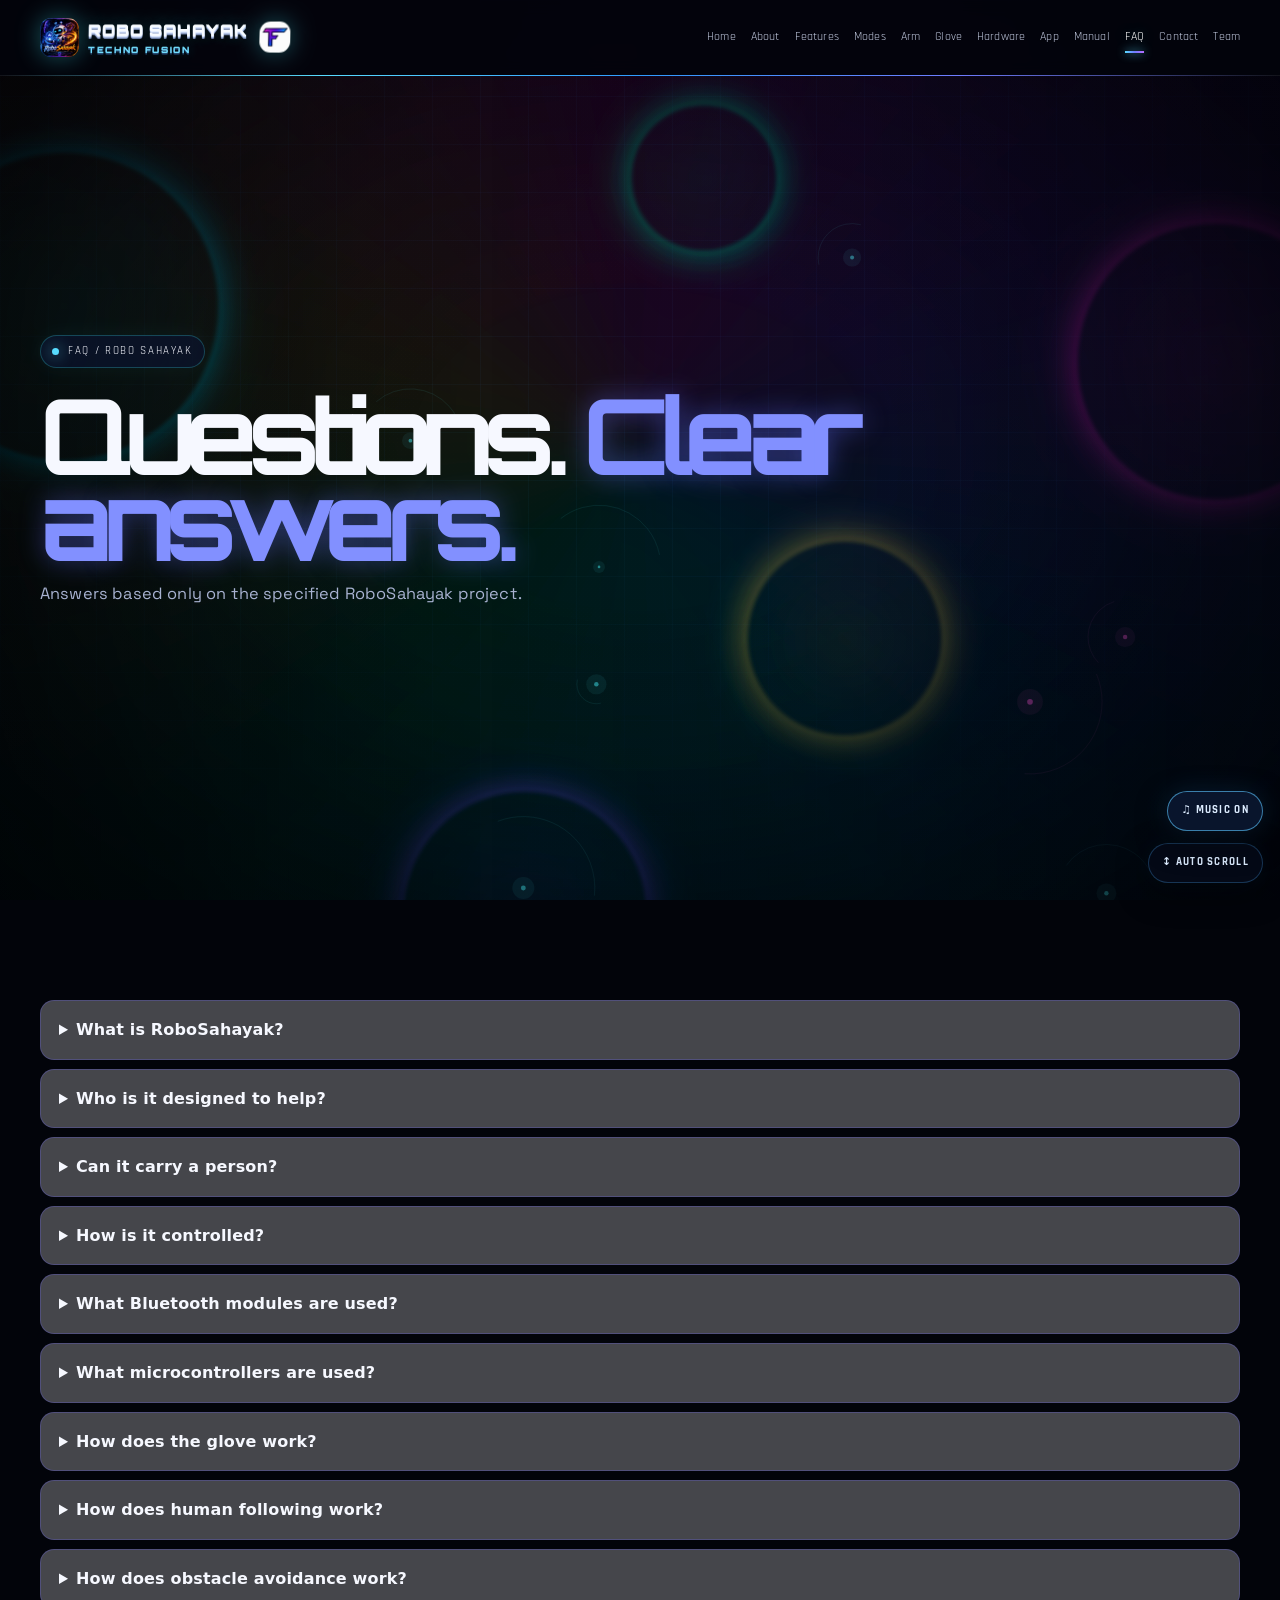
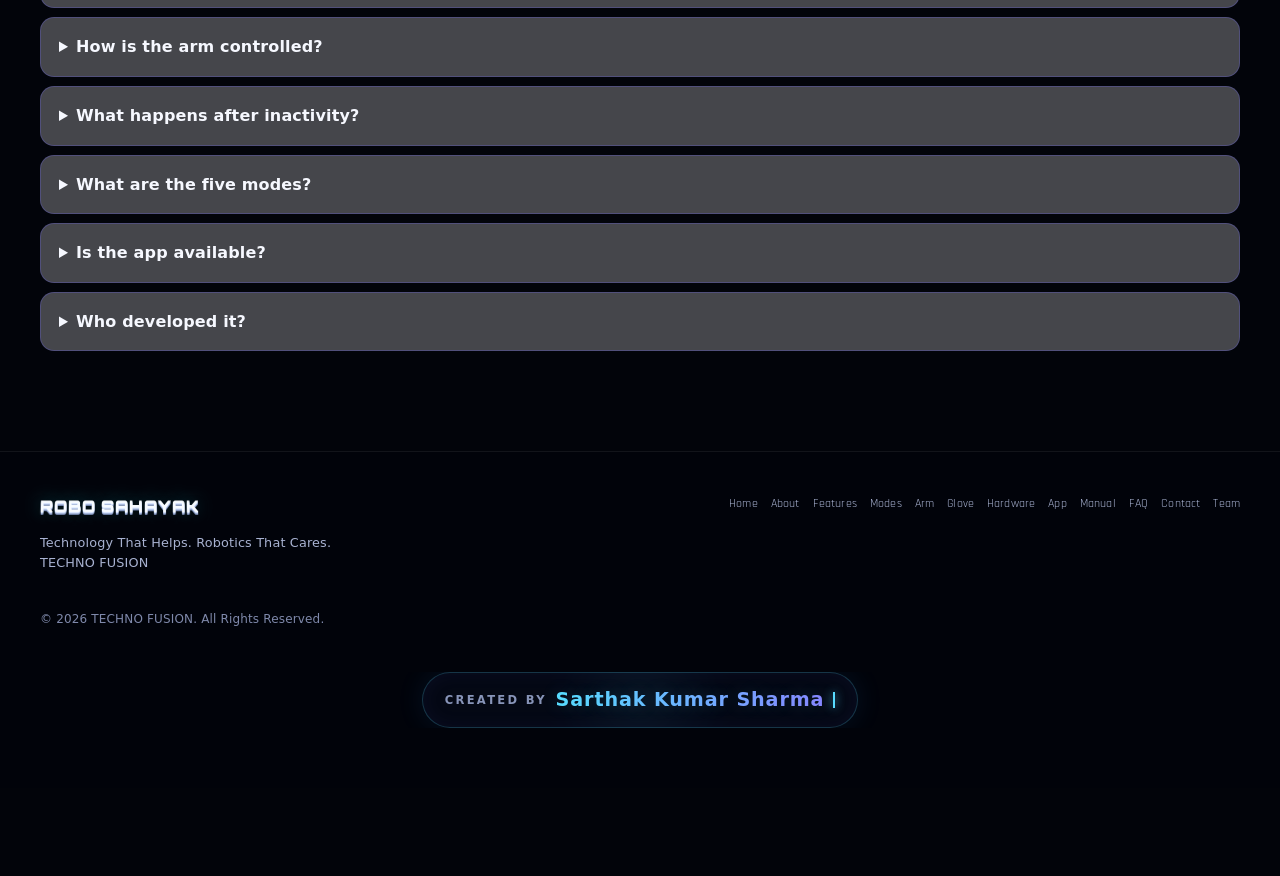
<file: faq.html>
<!doctype html><html lang="en"><head><meta charset="utf-8"><meta name="theme-color" content="#02030a"><meta name="viewport" content="width=device-width,initial-scale=1"><meta name="description" content="Frequently asked questions about RoboSahayak, its controls, hardware, modes and operation."><meta property="og:title" content="RoboSahayak | FAQ"><meta property="og:description" content=""><meta property="og:type" content="website"><title>RoboSahayak | FAQ</title><link rel="icon" href="assets/RoboSahayak_final_logo.jpeg"><link rel="stylesheet" href="styles.css"></head><body>
<header class="nav"><div class="container navin"><a class="brand" href="index.html"><img src="assets/RoboSahayak_final_logo.jpeg" alt="RoboSahayak logo" onerror="this.style.display='none'"><div class="three-d-brand"><span class="three-d-robo">ROBO SAHAYAK</span><small class="three-d-techno">TECHNO FUSION</small></div><img class="tfmark three-d-tf" src="assets/TECHNO_FUSION_TF_logo.png" alt="TECHNO FUSION TF logo"></a><button class="menu" aria-label="Open navigation" aria-expanded="false">☰</button><nav class="links" aria-label="Main navigation"><a href="index.html">Home</a><a href="about.html">About</a><a href="features.html">Features</a><a href="modes.html">Modes</a><a href="arm.html">Arm</a><a href="glove.html">Glove</a><a href="hardware.html">Hardware</a><a href="app.html">App</a><a href="manual.html">Manual</a><a href="faq.html">FAQ</a><a href="contact.html">Contact</a><a href="team.html">Team</a></nav></div></header>
<main><section class="hero"><div class="container"><div class="reveal"><span class="eyebrow"><span class="dot"></span> FAQ / ROBO SAHAYAK</span><h1 style="margin-top:24px">Questions. <span class='purple'>Clear answers.</span></h1><p>Answers based only on the specified RoboSahayak project.</p><p></p></div></div></section><section><div class="container"><details class="reveal"><summary>What is RoboSahayak?</summary><p>An assistive mobile robotic system designed to help elderly and disabled users fetch objects using a robotic arm.</p></details><details class="reveal"><summary>Who is it designed to help?</summary><p>Elderly people and people with disabilities who may have difficulty moving around or reaching objects.</p></details><details class="reveal"><summary>Can it carry a person?</summary><p>No. It is not designed to carry humans.</p></details><details class="reveal"><summary>How is it controlled?</summary><p>Glove Mode, Mobile Bluetooth Control Mode, Human Following Mode, Obstacle Avoidance Mode and Voice Control Mode.</p></details><details class="reveal"><summary>What Bluetooth modules are used?</summary><p>Two HC-05 modules; Nano is Master, UNO is Slave, communication baud rate is 38400.</p></details><details class="reveal"><summary>What microcontrollers are used?</summary><p>Arduino UNO SMD for the robot and Arduino Nano for the glove.</p></details><details class="reveal"><summary>How does the glove work?</summary><p>MPU6050 handles tilt/orientation and five flex sensors detect finger bending. Thumb position switches control mode.</p></details><details class="reveal"><summary>How does human following work?</summary><p>HC-SR04 measures distance: 0–39 cm backward, 40–42 cm stop, 43–100 cm forward.</p></details><details class="reveal"><summary>How does obstacle avoidance work?</summary><p>The HC-SR04 ultrasonic sensor detects obstacles to support avoidance behavior.</p></details><details class="reveal"><summary>How is the arm controlled?</summary><p>Five SG90 servos, 28BYJ-48 stepper, ULN2003 and PCA9685 form the arm system; specified glove fingers map to arm functions.</p></details><details class="reveal"><summary>What happens after inactivity?</summary><p>In Glove and Mobile Bluetooth modes, after 2 minutes the robot moves backward for 1 second.</p></details><details class="reveal"><summary>What are the five modes?</summary><p>Glove, Mobile Bluetooth Control, Human Following, Obstacle Avoidance and Voice Control.</p></details><details class="reveal"><summary>Is the app available?</summary><p>The website provides an editable place for the official download link.</p></details><details class="reveal"><summary>Who developed it?</summary><p>TECHNO FUSION.</p></details></div></section></main>
<footer><div class="container foot"><div><div class="brand"><span class="three-d-brand three-d-robo">ROBO SAHAYAK</span></div><p style="color:var(--muted);font-size:.8rem">Technology That Helps. Robotics That Cares.<br>TECHNO FUSION</p></div><nav><a href="index.html">Home</a><a href="about.html">About</a><a href="features.html">Features</a><a href="modes.html">Modes</a><a href="arm.html">Arm</a><a href="glove.html">Glove</a><a href="hardware.html">Hardware</a><a href="app.html">App</a><a href="manual.html">Manual</a><a href="faq.html">FAQ</a><a href="contact.html">Contact</a><a href="team.html">Team</a></nav></div><div class="container" style="margin-top:24px;color:#7f89ab;font-size:.75rem">© 2026 TECHNO FUSION. All Rights Reserved.</div><div class="creator-credit" aria-label="Created by Sarthak Kumar Sharma"><div class="creator-credit-line"><span class="creator-label">Created by</span><span class="creator-name">Sarthak Kumar Sharma</span><span class="creator-cursor" aria-hidden="true"></span></div></div></footer><script src="script.js"></script></body></html>
</file>
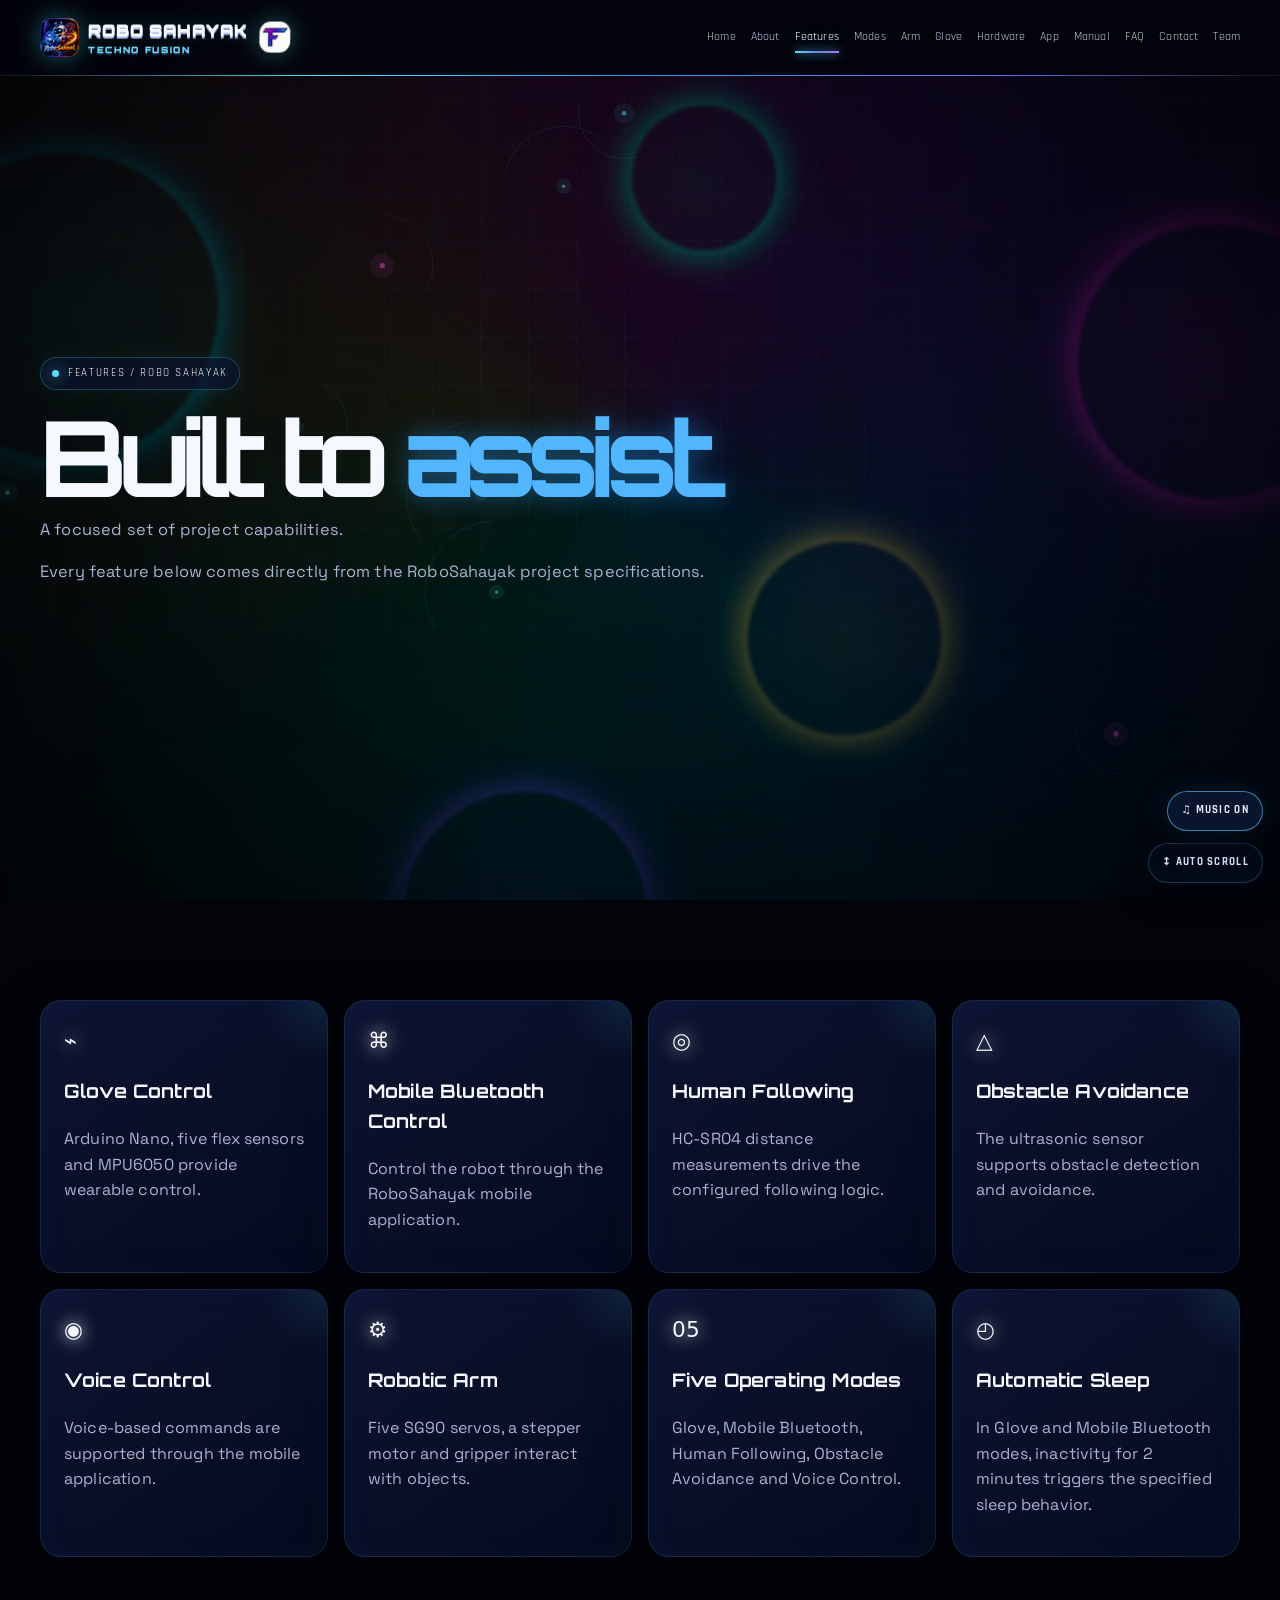
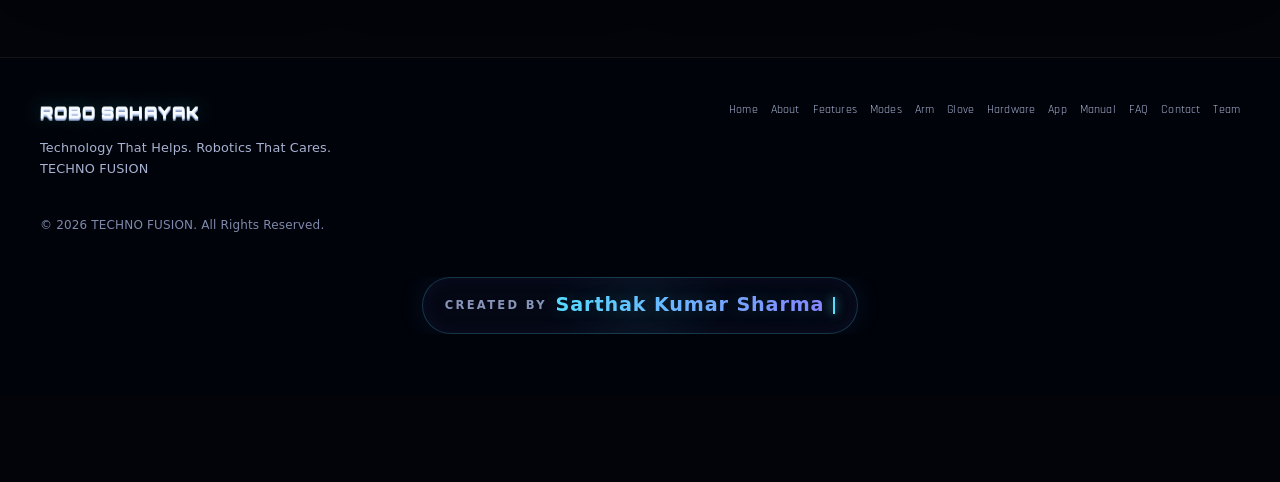
<file: features.html>
<!doctype html><html lang="en"><head><meta charset="utf-8"><meta name="theme-color" content="#02030a"><meta name="viewport" content="width=device-width,initial-scale=1"><meta name="description" content="Every feature below comes directly from the RoboSahayak project specifications."><meta property="og:title" content="RoboSahayak | Features"><meta property="og:description" content="Every feature below comes directly from the RoboSahayak project specifications."><meta property="og:type" content="website"><title>RoboSahayak | Features</title><link rel="icon" href="assets/RoboSahayak_final_logo.jpeg"><link rel="stylesheet" href="styles.css"></head><body>
<header class="nav"><div class="container navin"><a class="brand" href="index.html"><img src="assets/RoboSahayak_final_logo.jpeg" alt="RoboSahayak logo" onerror="this.style.display='none'"><div class="three-d-brand"><span class="three-d-robo">ROBO SAHAYAK</span><small class="three-d-techno">TECHNO FUSION</small></div><img class="tfmark three-d-tf" src="assets/TECHNO_FUSION_TF_logo.png" alt="TECHNO FUSION TF logo"></a><button class="menu" aria-label="Open navigation" aria-expanded="false">☰</button><nav class="links" aria-label="Main navigation"><a href="index.html">Home</a><a href="about.html">About</a><a href="features.html">Features</a><a href="modes.html">Modes</a><a href="arm.html">Arm</a><a href="glove.html">Glove</a><a href="hardware.html">Hardware</a><a href="app.html">App</a><a href="manual.html">Manual</a><a href="faq.html">FAQ</a><a href="contact.html">Contact</a><a href="team.html">Team</a></nav></div></header>
<main><section class="hero"><div class="container"><div class="reveal"><span class="eyebrow"><span class="dot"></span> Features / ROBO SAHAYAK</span><h1 style="margin-top:24px">Built to <span class='blue'>assist.</span></h1><p>A focused set of project capabilities.</p><p>Every feature below comes directly from the RoboSahayak project specifications.</p></div></div></section><section><div class="container grid g4"><div class="card reveal"><div class="icon">⌁</div><h3>Glove Control</h3><p>Arduino Nano, five flex sensors and MPU6050 provide wearable control.</p></div><div class="card reveal"><div class="icon">⌘</div><h3>Mobile Bluetooth Control</h3><p>Control the robot through the RoboSahayak mobile application.</p></div><div class="card reveal"><div class="icon">◎</div><h3>Human Following</h3><p>HC-SR04 distance measurements drive the configured following logic.</p></div><div class="card reveal"><div class="icon">△</div><h3>Obstacle Avoidance</h3><p>The ultrasonic sensor supports obstacle detection and avoidance.</p></div><div class="card reveal"><div class="icon">◉</div><h3>Voice Control</h3><p>Voice-based commands are supported through the mobile application.</p></div><div class="card reveal"><div class="icon">⚙</div><h3>Robotic Arm</h3><p>Five SG90 servos, a stepper motor and gripper interact with objects.</p></div><div class="card reveal"><div class="icon">05</div><h3>Five Operating Modes</h3><p>Glove, Mobile Bluetooth, Human Following, Obstacle Avoidance and Voice Control.</p></div><div class="card reveal"><div class="icon">◴</div><h3>Automatic Sleep</h3><p>In Glove and Mobile Bluetooth modes, inactivity for 2 minutes triggers the specified sleep behavior.</p></div></div></section></main>
<footer><div class="container foot"><div><div class="brand"><span class="three-d-brand three-d-robo">ROBO SAHAYAK</span></div><p style="color:var(--muted);font-size:.8rem">Technology That Helps. Robotics That Cares.<br>TECHNO FUSION</p></div><nav><a href="index.html">Home</a><a href="about.html">About</a><a href="features.html">Features</a><a href="modes.html">Modes</a><a href="arm.html">Arm</a><a href="glove.html">Glove</a><a href="hardware.html">Hardware</a><a href="app.html">App</a><a href="manual.html">Manual</a><a href="faq.html">FAQ</a><a href="contact.html">Contact</a><a href="team.html">Team</a></nav></div><div class="container" style="margin-top:24px;color:#7f89ab;font-size:.75rem">© 2026 TECHNO FUSION. All Rights Reserved.</div><div class="creator-credit" aria-label="Created by Sarthak Kumar Sharma"><div class="creator-credit-line"><span class="creator-label">Created by</span><span class="creator-name">Sarthak Kumar Sharma</span><span class="creator-cursor" aria-hidden="true"></span></div></div></footer><script src="script.js"></script></body></html>
</file>
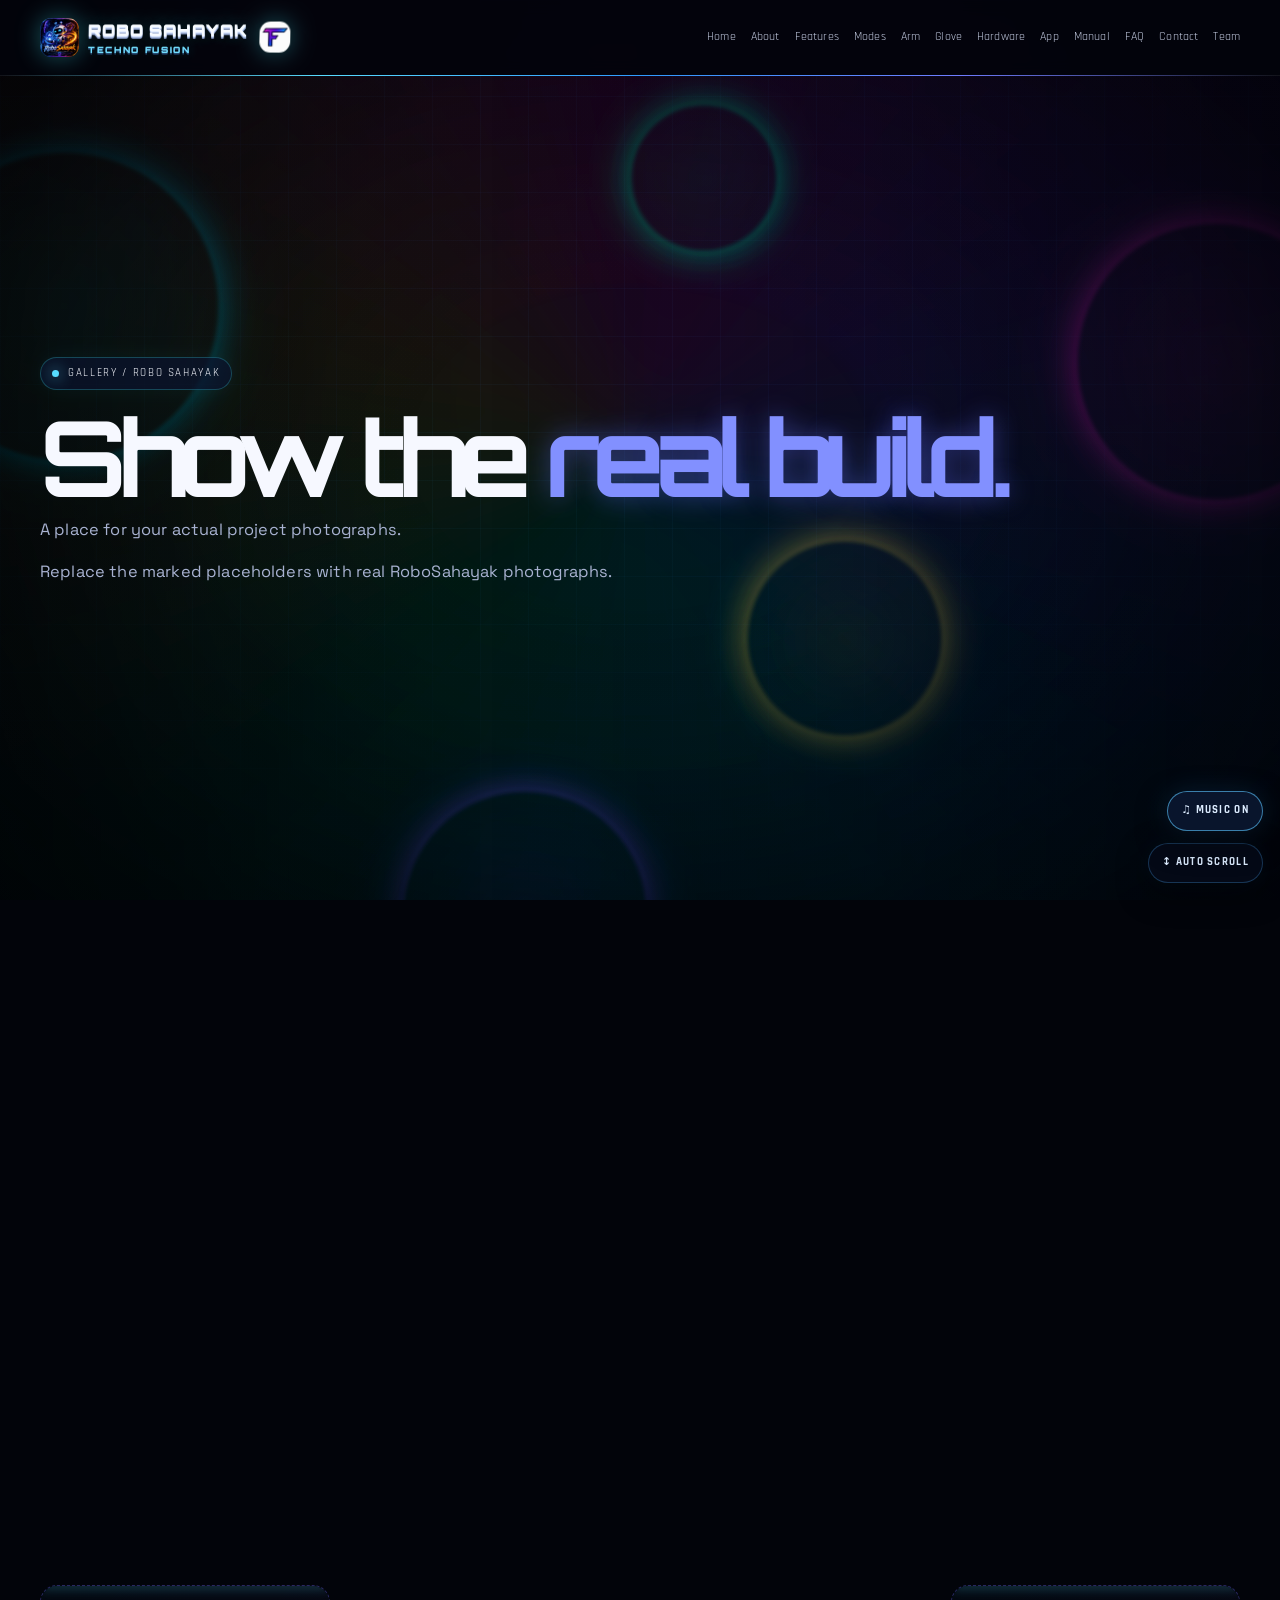
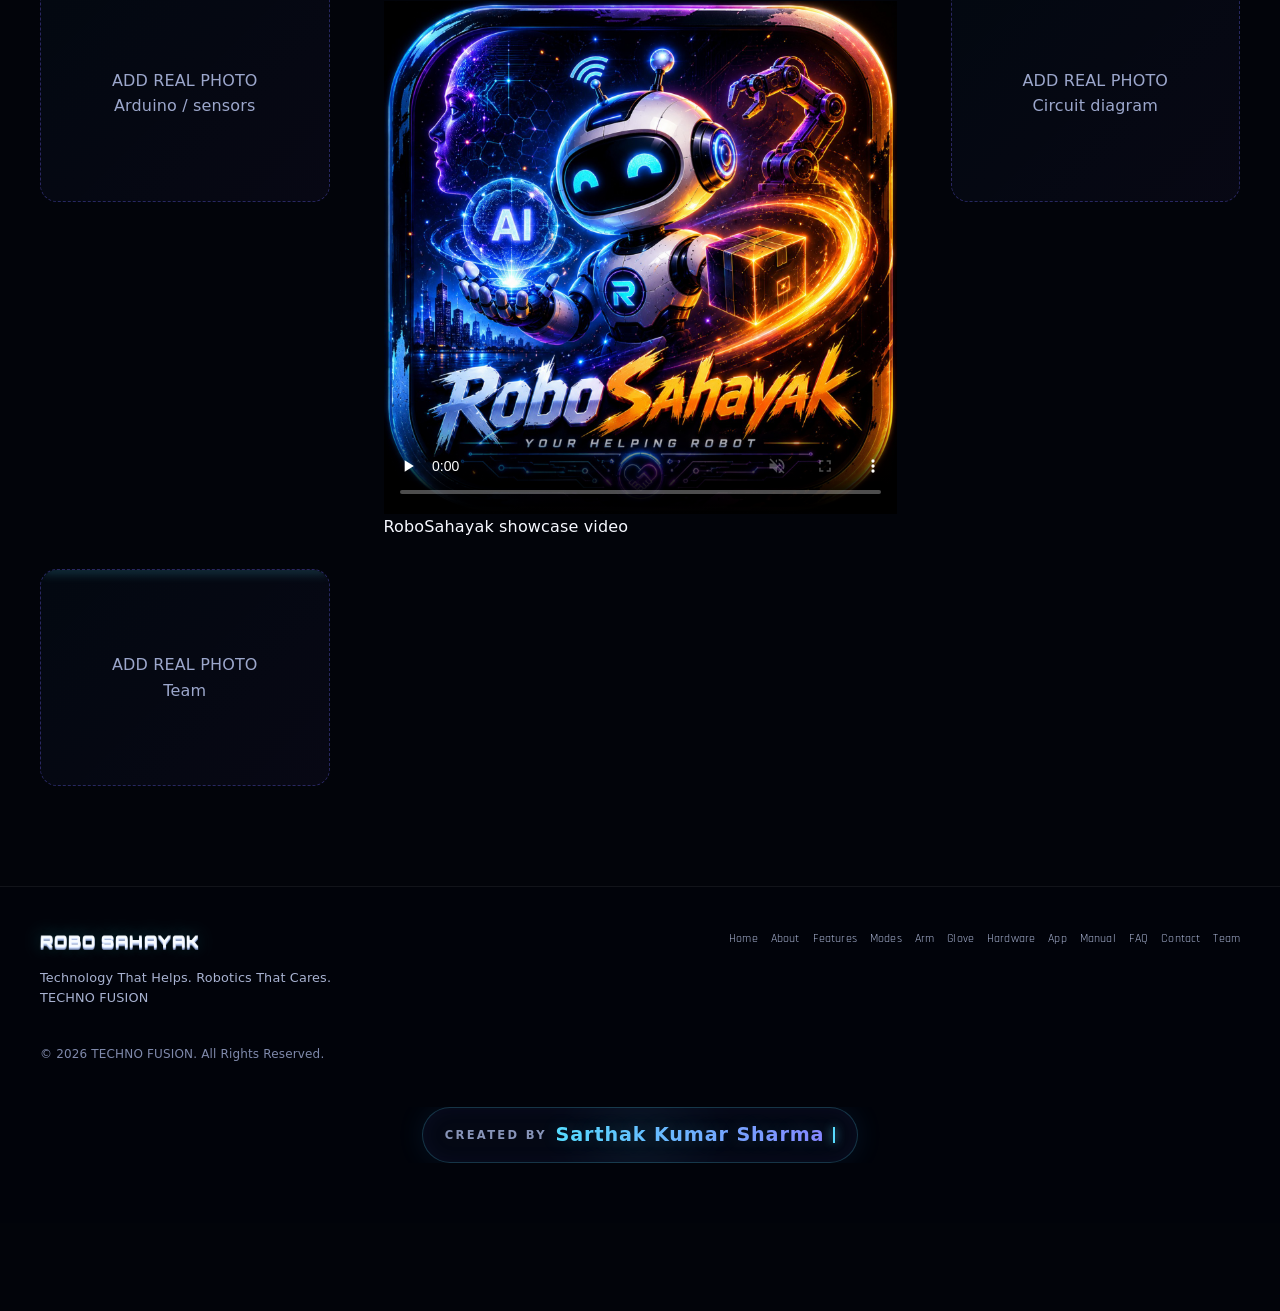
<file: gallery.html>
<!doctype html><html lang="en"><head><meta charset="utf-8"><meta name="theme-color" content="#02030a"><meta name="viewport" content="width=device-width,initial-scale=1"><meta name="description" content="Replace the marked placeholders with real RoboSahayak photographs."><meta property="og:title" content="RoboSahayak | Gallery"><meta property="og:description" content="Replace the marked placeholders with real RoboSahayak photographs."><meta property="og:type" content="website"><title>RoboSahayak | Gallery</title><link rel="icon" href="assets/RoboSahayak_final_logo.jpeg"><link rel="stylesheet" href="styles.css"></head><body>
<header class="nav"><div class="container navin"><a class="brand" href="index.html"><img src="assets/RoboSahayak_final_logo.jpeg" alt="RoboSahayak logo" onerror="this.style.display='none'"><div class="three-d-brand"><span class="three-d-robo">ROBO SAHAYAK</span><small class="three-d-techno">TECHNO FUSION</small></div><img class="tfmark three-d-tf" src="assets/TECHNO_FUSION_TF_logo.png" alt="TECHNO FUSION TF logo"></a><button class="menu" aria-label="Open navigation" aria-expanded="false">☰</button><nav class="links" aria-label="Main navigation"><a href="index.html">Home</a><a href="about.html">About</a><a href="features.html">Features</a><a href="modes.html">Modes</a><a href="arm.html">Arm</a><a href="glove.html">Glove</a><a href="hardware.html">Hardware</a><a href="app.html">App</a><a href="manual.html">Manual</a><a href="faq.html">FAQ</a><a href="contact.html">Contact</a><a href="team.html">Team</a></nav></div></header>
<main><section class="hero"><div class="container"><div class="reveal"><span class="eyebrow"><span class="dot"></span> Gallery / ROBO SAHAYAK</span><h1 style="margin-top:24px">Show the <span class='purple'>real build.</span></h1><p>A place for your actual project photographs.</p><p>Replace the marked placeholders with real RoboSahayak photographs.</p></div></div></section><section><div class="container gallery"><figure class="media-card wide reveal"><img src="assets/RoboSahayak_hero_visual.png" alt="RoboSahayak provided project visual"><figcaption>RoboSahayak provided visual</figcaption></figure><div class="ph  reveal">ADD REAL PHOTO<br>Glove controller</div><div class="ph  reveal">ADD REAL PHOTO<br>Electronics</div><div class="ph  reveal">ADD REAL PHOTO<br>Arduino / sensors</div><figure class="media-card wide reveal"><video controls muted preload="none" poster="assets/RoboSahayak_hero_visual.png"><source src="assets/RoboSahayak_showcase.mp4" type="video/mp4"></video><figcaption>RoboSahayak showcase video</figcaption></figure><div class="ph  reveal">ADD REAL PHOTO<br>Circuit diagram</div><div class="ph  reveal">ADD REAL PHOTO<br>Team</div></div></section></main>
<footer><div class="container foot"><div><div class="brand"><span class="three-d-brand three-d-robo">ROBO SAHAYAK</span></div><p style="color:var(--muted);font-size:.8rem">Technology That Helps. Robotics That Cares.<br>TECHNO FUSION</p></div><nav><a href="index.html">Home</a><a href="about.html">About</a><a href="features.html">Features</a><a href="modes.html">Modes</a><a href="arm.html">Arm</a><a href="glove.html">Glove</a><a href="hardware.html">Hardware</a><a href="app.html">App</a><a href="manual.html">Manual</a><a href="faq.html">FAQ</a><a href="contact.html">Contact</a><a href="team.html">Team</a></nav></div><div class="container" style="margin-top:24px;color:#7f89ab;font-size:.75rem">© 2026 TECHNO FUSION. All Rights Reserved.</div><div class="creator-credit" aria-label="Created by Sarthak Kumar Sharma"><div class="creator-credit-line"><span class="creator-label">Created by</span><span class="creator-name">Sarthak Kumar Sharma</span><span class="creator-cursor" aria-hidden="true"></span></div></div></footer><script src="script.js"></script></body></html>
</file>
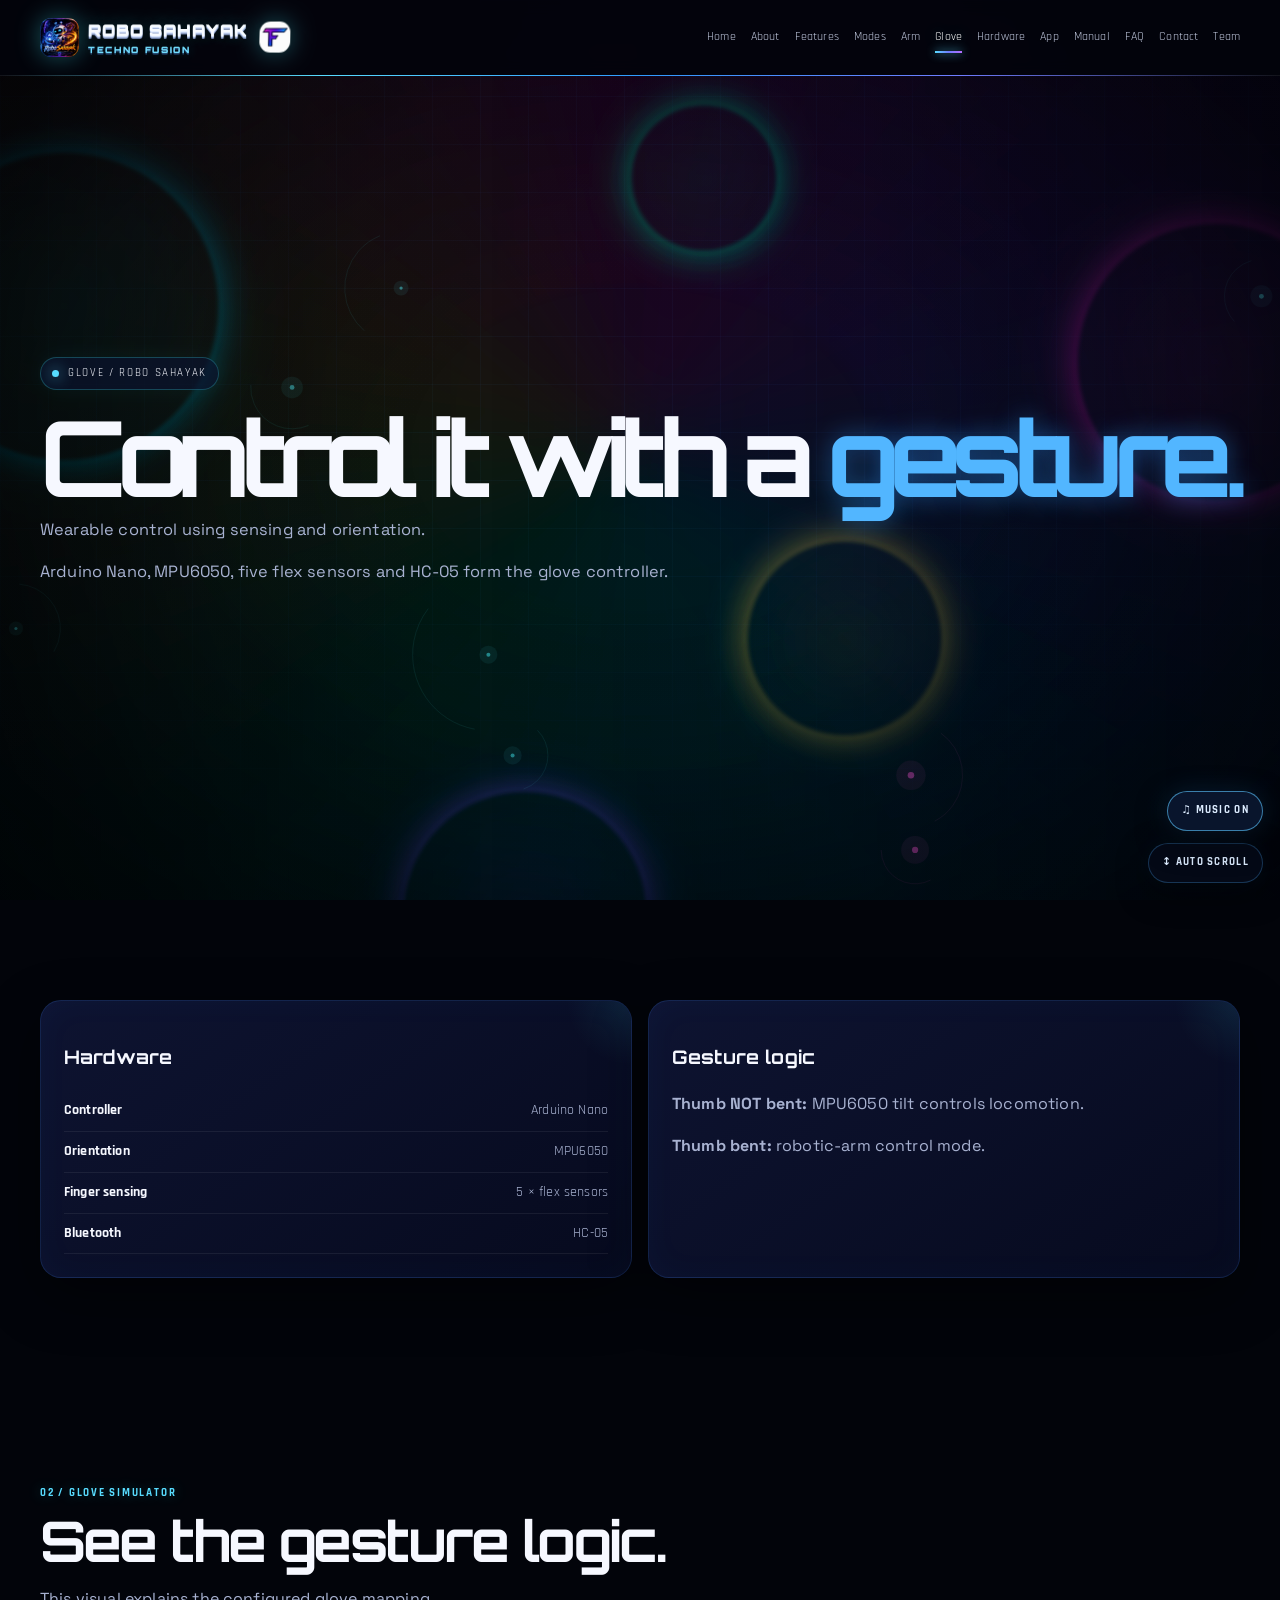
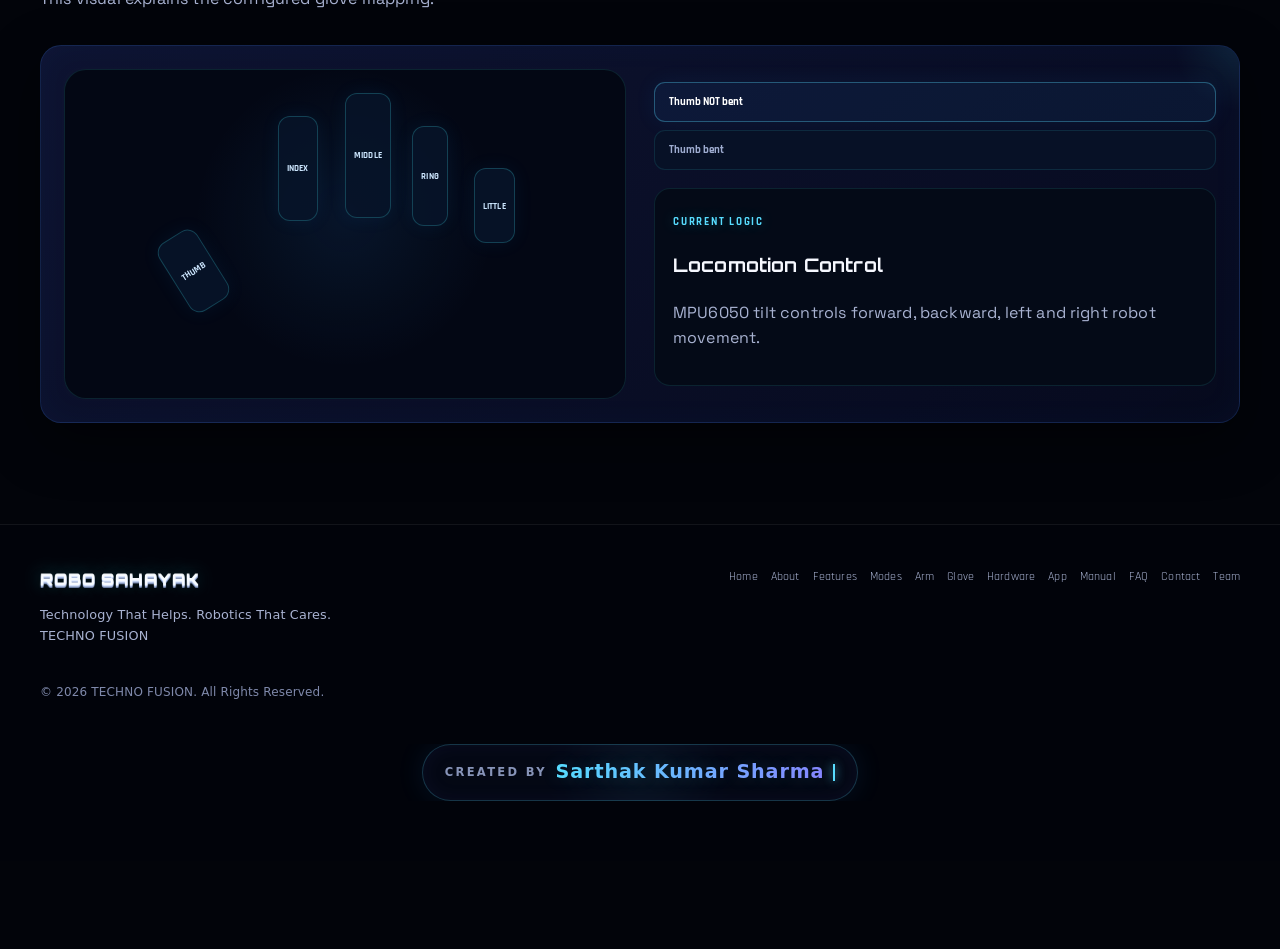
<file: glove.html>
<!doctype html><html lang="en"><head><meta charset="utf-8"><meta name="theme-color" content="#02030a"><meta name="viewport" content="width=device-width,initial-scale=1"><meta name="description" content="Arduino Nano, MPU6050, five flex sensors and HC-05 form the glove controller."><meta property="og:title" content="RoboSahayak | Glove"><meta property="og:description" content="Arduino Nano, MPU6050, five flex sensors and HC-05 form the glove controller."><meta property="og:type" content="website"><title>RoboSahayak | Glove</title><link rel="icon" href="assets/RoboSahayak_final_logo.jpeg"><link rel="stylesheet" href="styles.css"></head><body>
<header class="nav"><div class="container navin"><a class="brand" href="index.html"><img src="assets/RoboSahayak_final_logo.jpeg" alt="RoboSahayak logo" onerror="this.style.display='none'"><div class="three-d-brand"><span class="three-d-robo">ROBO SAHAYAK</span><small class="three-d-techno">TECHNO FUSION</small></div><img class="tfmark three-d-tf" src="assets/TECHNO_FUSION_TF_logo.png" alt="TECHNO FUSION TF logo"></a><button class="menu" aria-label="Open navigation" aria-expanded="false">☰</button><nav class="links" aria-label="Main navigation"><a href="index.html">Home</a><a href="about.html">About</a><a href="features.html">Features</a><a href="modes.html">Modes</a><a href="arm.html">Arm</a><a href="glove.html">Glove</a><a href="hardware.html">Hardware</a><a href="app.html">App</a><a href="manual.html">Manual</a><a href="faq.html">FAQ</a><a href="contact.html">Contact</a><a href="team.html">Team</a></nav></div></header>
<main><section class="hero"><div class="container"><div class="reveal"><span class="eyebrow"><span class="dot"></span> Glove / ROBO SAHAYAK</span><h1 style="margin-top:24px">Control it with a <span class='blue'>gesture.</span></h1><p>Wearable control using sensing and orientation.</p><p>Arduino Nano, MPU6050, five flex sensors and HC-05 form the glove controller.</p></div></div></section><section><div class="container grid g2"><div class="card reveal"><h3>Hardware</h3><div class="spec"><b>Controller</b><span>Arduino Nano</span></div><div class="spec"><b>Orientation</b><span>MPU6050</span></div><div class="spec"><b>Finger sensing</b><span>5 × flex sensors</span></div><div class="spec"><b>Bluetooth</b><span>HC-05</span></div></div><div class="card reveal"><h3>Gesture logic</h3><p><b>Thumb NOT bent:</b> MPU6050 tilt controls locomotion.</p><p style="margin-top:12px"><b>Thumb bent:</b> robotic-arm control mode.</p></div></div></section><section><div class="container"><div class="head reveal"><span class="kicker">02 / Glove Simulator</span><h2>See the gesture logic.</h2><p>This visual explains the configured glove mapping.</p></div><div class="glove-lab card reveal"><div class="fake-glove"><span class="finger index">INDEX</span><span class="finger middle">MIDDLE</span><span class="finger ring">RING</span><span class="finger little">LITTLE</span><span class="finger thumb">THUMB</span></div><div class="glove-state"><button class="gesture-btn active" data-glove="locomotion">Thumb NOT bent</button><button class="gesture-btn" data-glove="arm">Thumb bent</button><div class="gesture-result"><span class="kicker">CURRENT LOGIC</span><h3 data-glove-title>Locomotion Control</h3><p data-glove-copy>MPU6050 tilt controls forward, backward, left and right robot movement.</p></div></div></div></div></section></main>
<footer><div class="container foot"><div><div class="brand"><span class="three-d-brand three-d-robo">ROBO SAHAYAK</span></div><p style="color:var(--muted);font-size:.8rem">Technology That Helps. Robotics That Cares.<br>TECHNO FUSION</p></div><nav><a href="index.html">Home</a><a href="about.html">About</a><a href="features.html">Features</a><a href="modes.html">Modes</a><a href="arm.html">Arm</a><a href="glove.html">Glove</a><a href="hardware.html">Hardware</a><a href="app.html">App</a><a href="manual.html">Manual</a><a href="faq.html">FAQ</a><a href="contact.html">Contact</a><a href="team.html">Team</a></nav></div><div class="container" style="margin-top:24px;color:#7f89ab;font-size:.75rem">© 2026 TECHNO FUSION. All Rights Reserved.</div><div class="creator-credit" aria-label="Created by Sarthak Kumar Sharma"><div class="creator-credit-line"><span class="creator-label">Created by</span><span class="creator-name">Sarthak Kumar Sharma</span><span class="creator-cursor" aria-hidden="true"></span></div></div></footer><script src="script.js"></script></body></html>
</file>
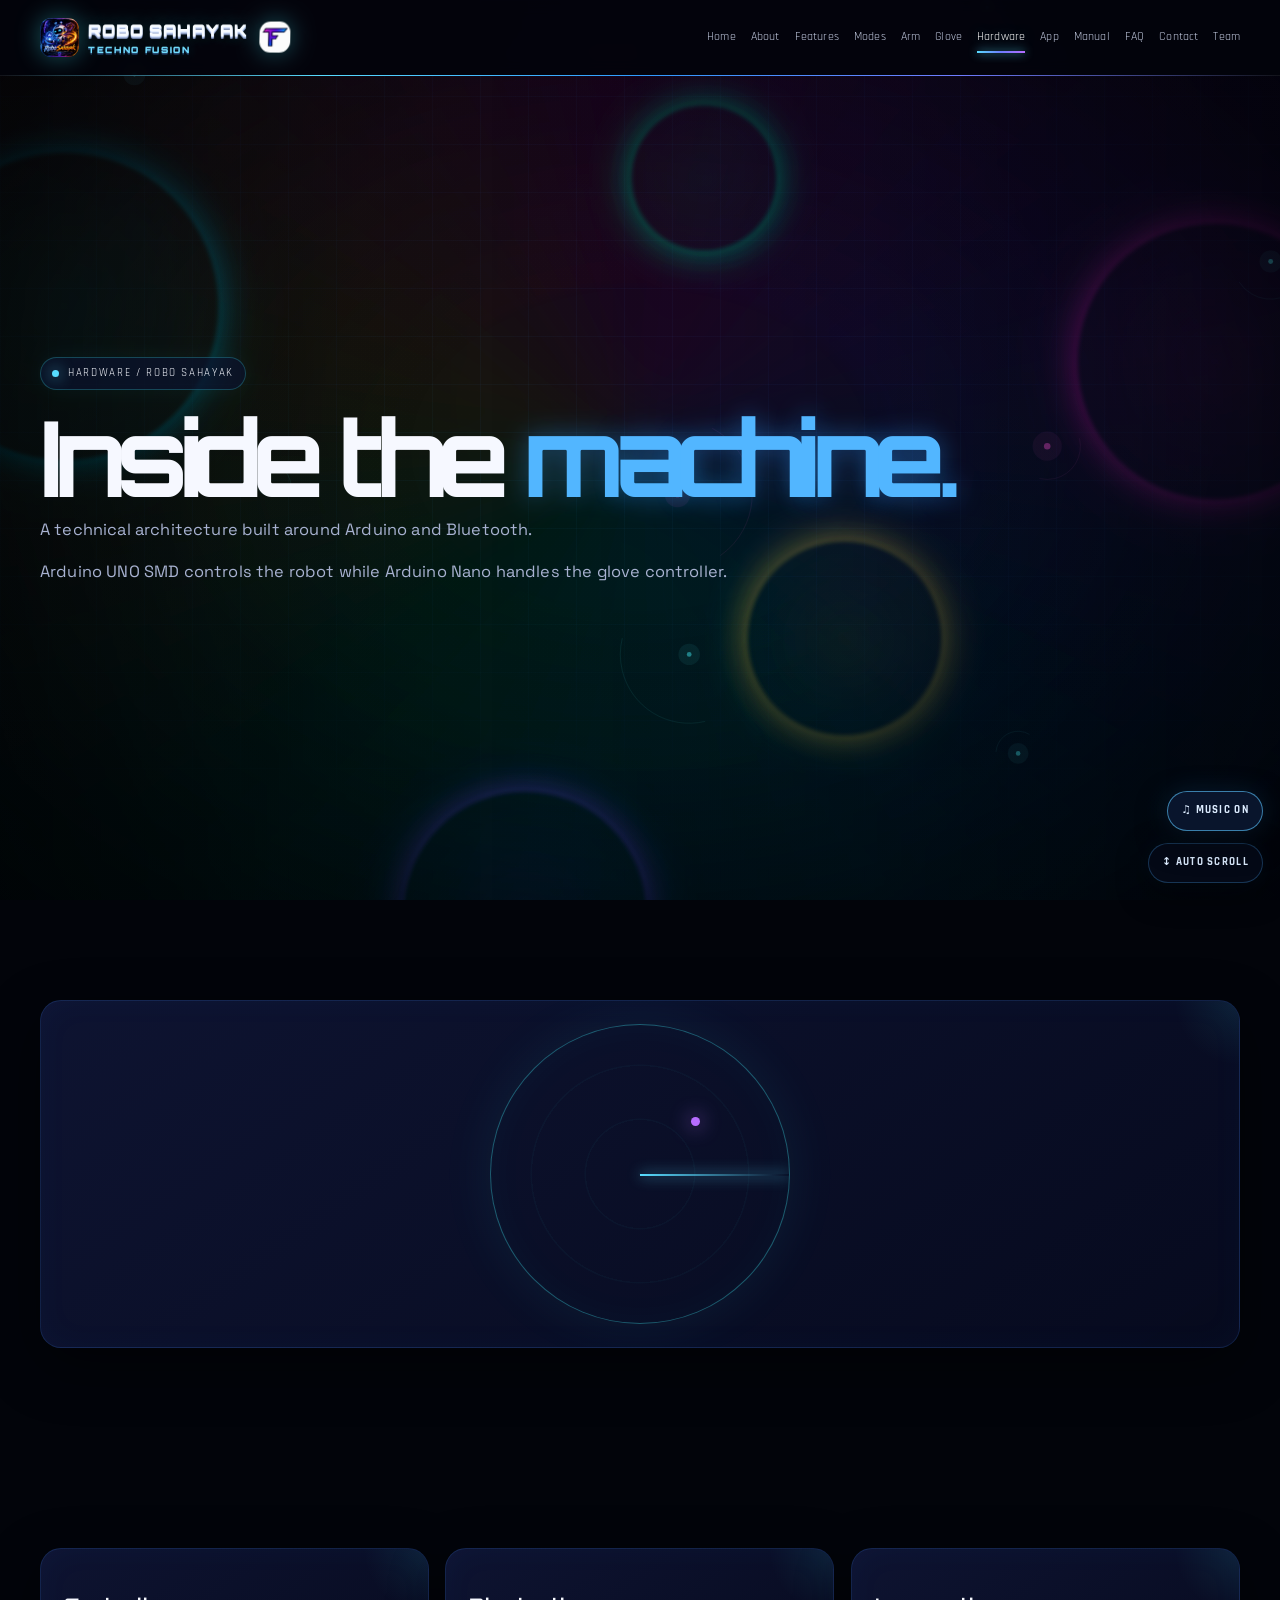
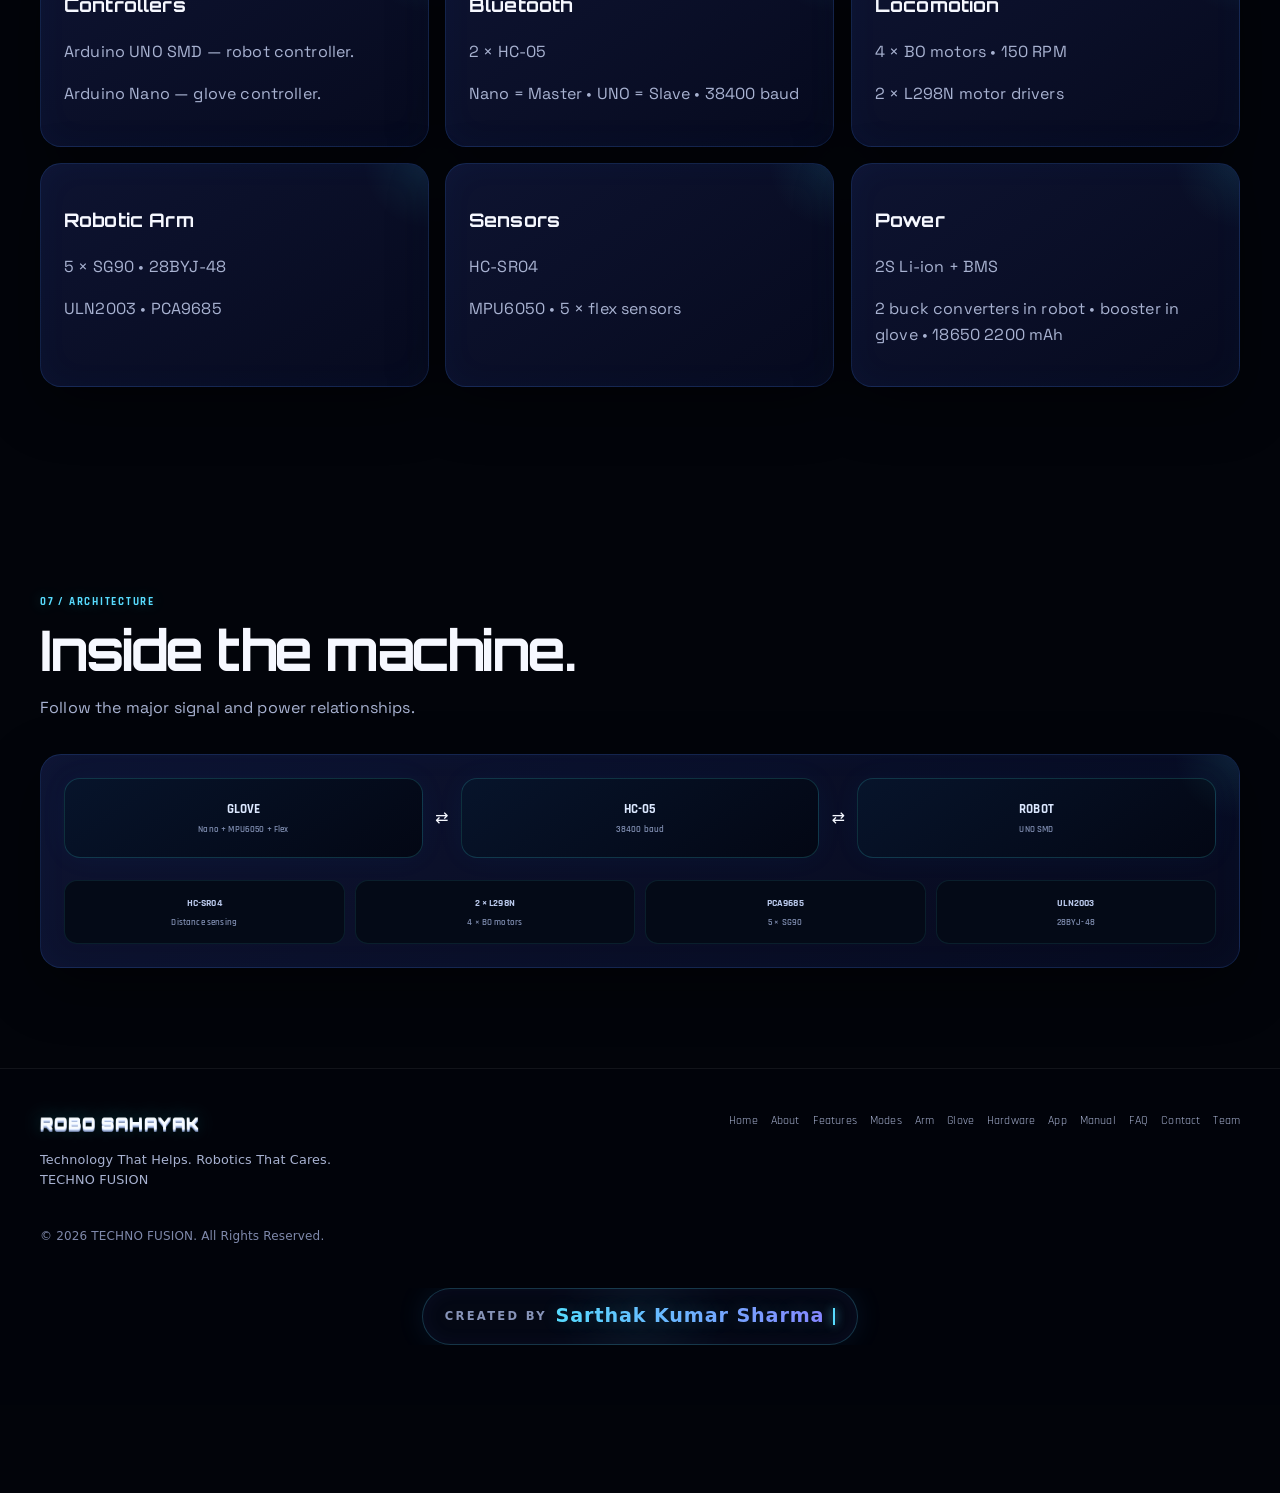
<file: hardware.html>
<!doctype html><html lang="en"><head><meta charset="utf-8"><meta name="theme-color" content="#02030a"><meta name="viewport" content="width=device-width,initial-scale=1"><meta name="description" content="Arduino UNO SMD controls the robot while Arduino Nano handles the glove controller."><meta property="og:title" content="RoboSahayak | Hardware"><meta property="og:description" content="Arduino UNO SMD controls the robot while Arduino Nano handles the glove controller."><meta property="og:type" content="website"><title>RoboSahayak | Hardware</title><link rel="icon" href="assets/RoboSahayak_final_logo.jpeg"><link rel="stylesheet" href="styles.css"></head><body>
<header class="nav"><div class="container navin"><a class="brand" href="index.html"><img src="assets/RoboSahayak_final_logo.jpeg" alt="RoboSahayak logo" onerror="this.style.display='none'"><div class="three-d-brand"><span class="three-d-robo">ROBO SAHAYAK</span><small class="three-d-techno">TECHNO FUSION</small></div><img class="tfmark three-d-tf" src="assets/TECHNO_FUSION_TF_logo.png" alt="TECHNO FUSION TF logo"></a><button class="menu" aria-label="Open navigation" aria-expanded="false">☰</button><nav class="links" aria-label="Main navigation"><a href="index.html">Home</a><a href="about.html">About</a><a href="features.html">Features</a><a href="modes.html">Modes</a><a href="arm.html">Arm</a><a href="glove.html">Glove</a><a href="hardware.html">Hardware</a><a href="app.html">App</a><a href="manual.html">Manual</a><a href="faq.html">FAQ</a><a href="contact.html">Contact</a><a href="team.html">Team</a></nav></div></header>
<main><section class="hero"><div class="container"><div class="reveal"><span class="eyebrow"><span class="dot"></span> Hardware / ROBO SAHAYAK</span><h1 style="margin-top:24px">Inside the <span class='blue'>machine.</span></h1><p>A technical architecture built around Arduino and Bluetooth.</p><p>Arduino UNO SMD controls the robot while Arduino Nano handles the glove controller.</p></div></div></section><section><div class="container"><div class="card reveal"><div data-radar></div></div></div></section><section><div class="container grid g3"><div class="card reveal"><h3>Controllers</h3><p>Arduino UNO SMD — robot controller.</p><p style="margin-top:10px">Arduino Nano — glove controller.</p></div><div class="card reveal"><h3>Bluetooth</h3><p>2 × HC-05</p><p style="margin-top:10px">Nano = Master • UNO = Slave • 38400 baud</p></div><div class="card reveal"><h3>Locomotion</h3><p>4 × BO motors • 150 RPM</p><p style="margin-top:10px">2 × L298N motor drivers</p></div><div class="card reveal"><h3>Robotic Arm</h3><p>5 × SG90 • 28BYJ-48</p><p style="margin-top:10px">ULN2003 • PCA9685</p></div><div class="card reveal"><h3>Sensors</h3><p>HC-SR04</p><p style="margin-top:10px">MPU6050 • 5 × flex sensors</p></div><div class="card reveal"><h3>Power</h3><p>2S Li-ion + BMS</p><p style="margin-top:10px">2 buck converters in robot • booster in glove • 18650 2200 mAh</p></div></div></section><section><div class="container"><div class="head reveal"><span class="kicker">07 / Architecture</span><h2>Inside the machine.</h2><p>Follow the major signal and power relationships.</p></div><div class="architecture card reveal"><div class="arch-node">GLOVE<br><small>Nano + MPU6050 + Flex</small></div><span>⇄</span><div class="arch-node">HC-05<br><small>38400 baud</small></div><span>⇄</span><div class="arch-node">ROBOT<br><small>UNO SMD</small></div><div class="arch-branches"><div>HC-SR04<br><small>Distance sensing</small></div><div>2 × L298N<br><small>4 × BO motors</small></div><div>PCA9685<br><small>5 × SG90</small></div><div>ULN2003<br><small>28BYJ-48</small></div></div></div></div></section></main>
<footer><div class="container foot"><div><div class="brand"><span class="three-d-brand three-d-robo">ROBO SAHAYAK</span></div><p style="color:var(--muted);font-size:.8rem">Technology That Helps. Robotics That Cares.<br>TECHNO FUSION</p></div><nav><a href="index.html">Home</a><a href="about.html">About</a><a href="features.html">Features</a><a href="modes.html">Modes</a><a href="arm.html">Arm</a><a href="glove.html">Glove</a><a href="hardware.html">Hardware</a><a href="app.html">App</a><a href="manual.html">Manual</a><a href="faq.html">FAQ</a><a href="contact.html">Contact</a><a href="team.html">Team</a></nav></div><div class="container" style="margin-top:24px;color:#7f89ab;font-size:.75rem">© 2026 TECHNO FUSION. All Rights Reserved.</div><div class="creator-credit" aria-label="Created by Sarthak Kumar Sharma"><div class="creator-credit-line"><span class="creator-label">Created by</span><span class="creator-name">Sarthak Kumar Sharma</span><span class="creator-cursor" aria-hidden="true"></span></div></div></footer><script src="script.js"></script></body></html>
</file>
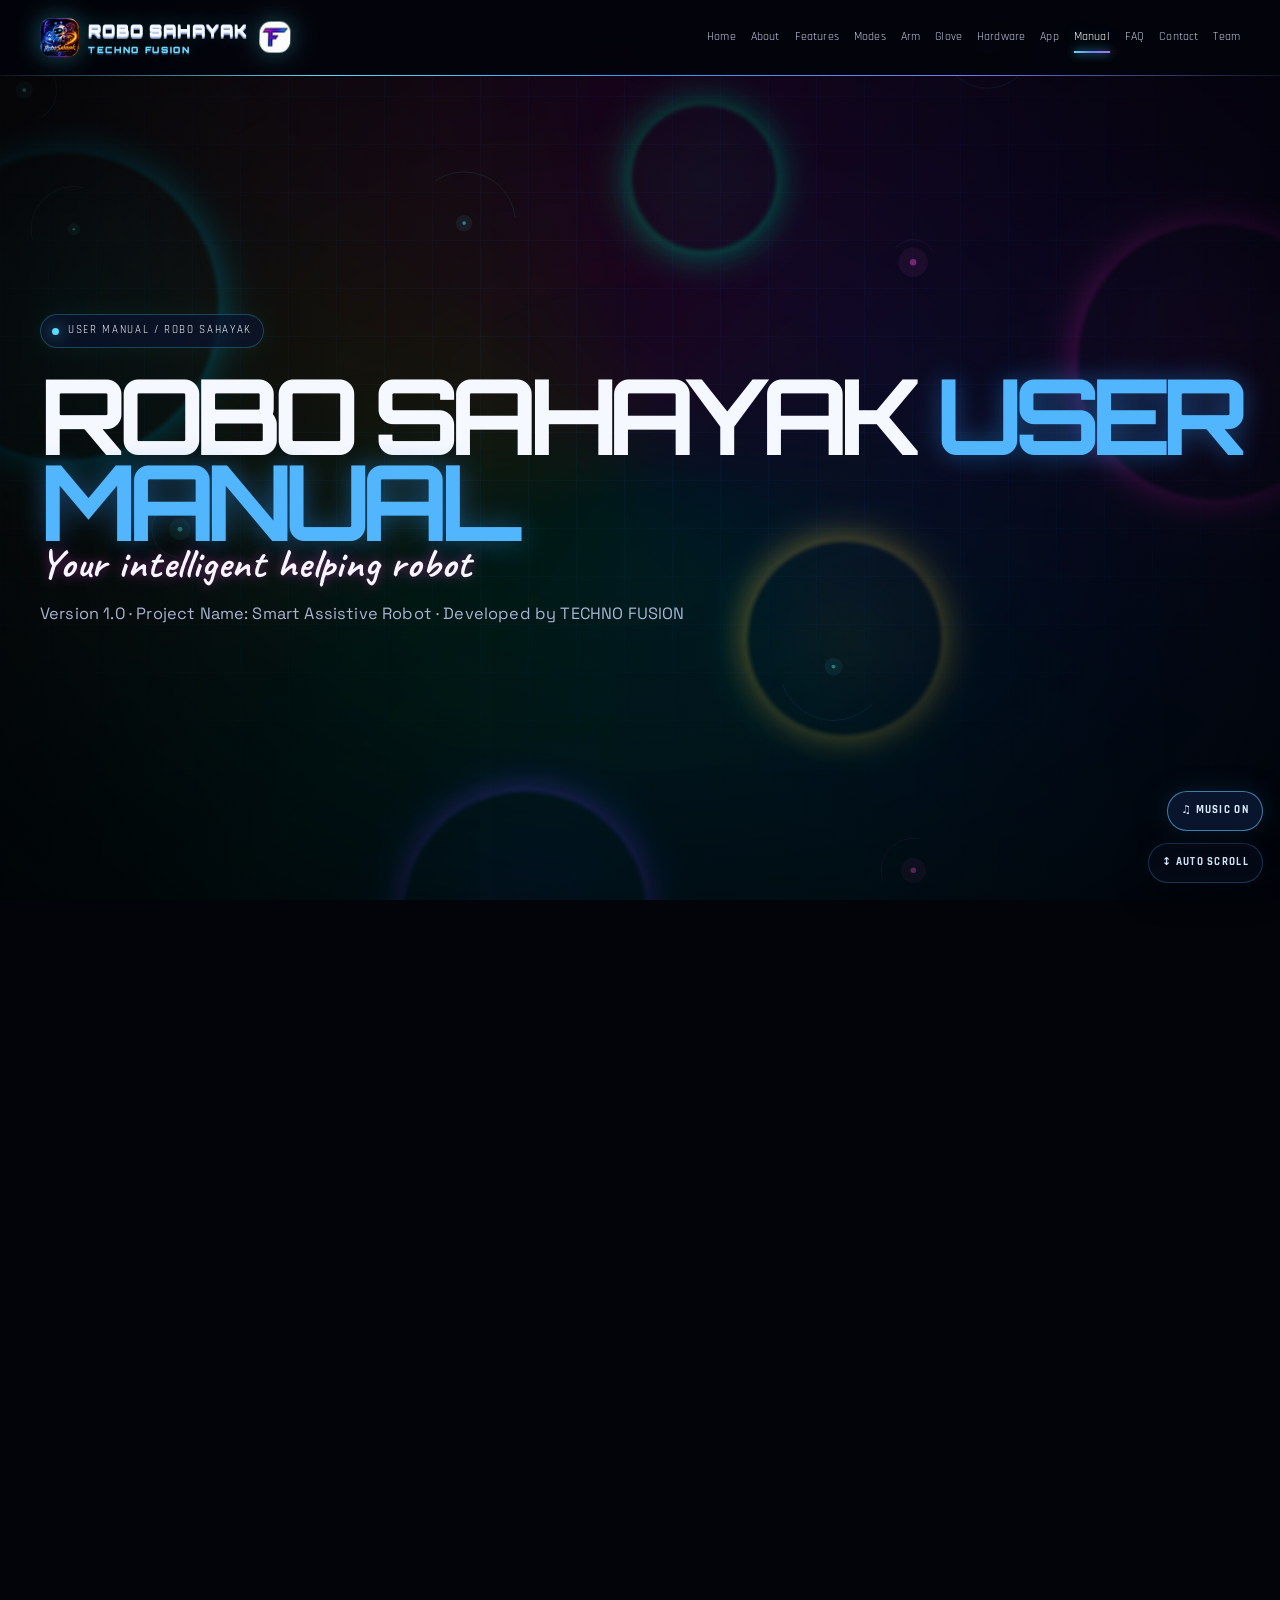
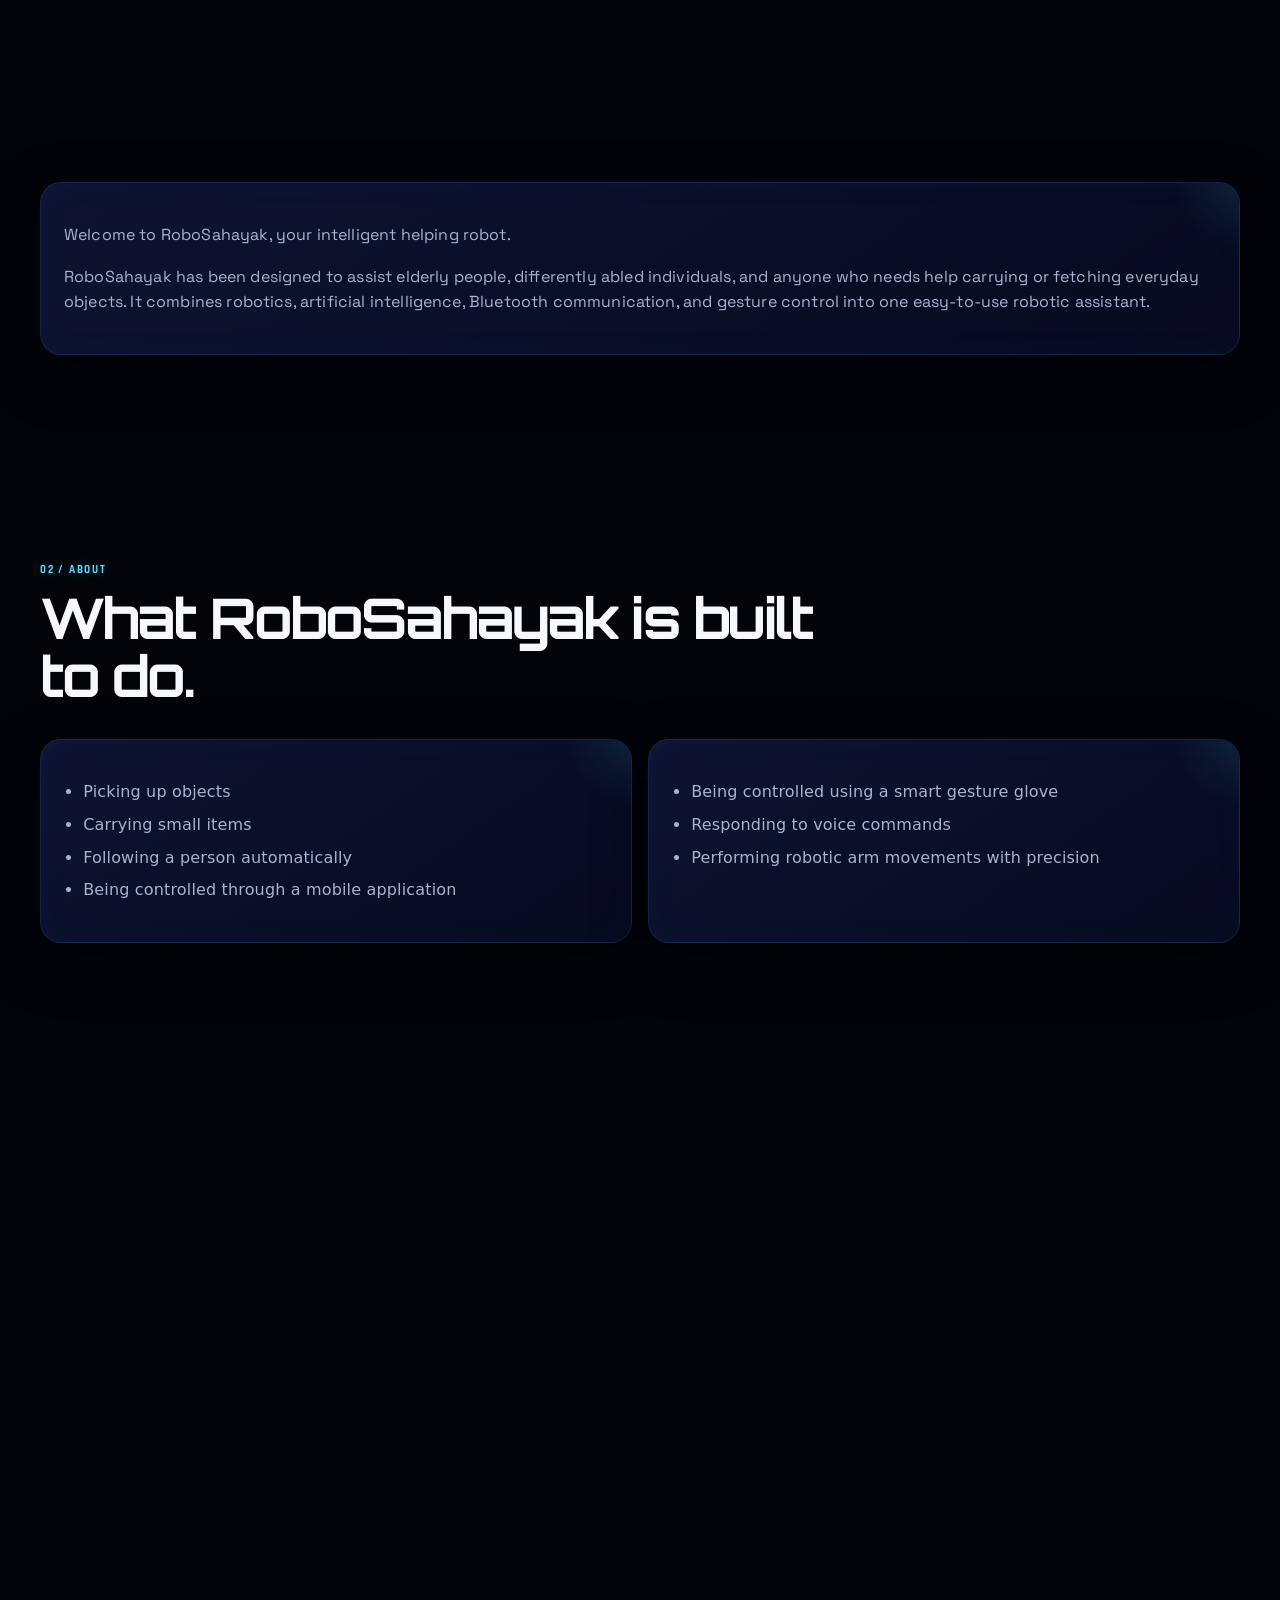
<file: manual.html>
<!doctype html><html lang="en"><head><meta charset="utf-8"><meta name="theme-color" content="#02030a"><meta name="viewport" content="width=device-width,initial-scale=1"><meta name="description" content="RoboSahayak User Manual — setup, operating modes, controls, safety, maintenance, troubleshooting and technical specifications."><meta property="og:title" content="RoboSahayak | User Manual"><meta property="og:description" content="Complete RoboSahayak user manual for setup, operation, safety and troubleshooting."><meta property="og:type" content="website"><title>RoboSahayak | User Manual</title><link rel="icon" href="assets/RoboSahayak_final_logo.jpeg"><link rel="stylesheet" href="styles.css"></head><body>
<header class="nav"><div class="container navin"><a class="brand" href="index.html"><img src="assets/RoboSahayak_final_logo.jpeg" alt="RoboSahayak logo"><div class="three-d-brand"><span class="three-d-robo">ROBO SAHAYAK</span><small class="three-d-techno">TECHNO FUSION</small></div><img class="tfmark three-d-tf" src="assets/TECHNO_FUSION_TF_logo.png" alt="TECHNO FUSION TF merged logo"></a><button class="menu" aria-label="Open navigation" aria-expanded="false">☰</button><nav class="links" aria-label="Main navigation"><a href="index.html">Home</a><a href="about.html">About</a><a href="features.html">Features</a><a href="modes.html">Modes</a><a href="arm.html">Arm</a><a href="glove.html">Glove</a><a href="hardware.html">Hardware</a><a href="app.html">App</a><a href="manual.html">Manual</a><a href="faq.html">FAQ</a><a href="contact.html">Contact</a><a href="team.html">Team</a></nav></div></header>
<main>
<section class="hero"><div class="container"><div class="reveal"><span class="eyebrow"><span class="dot"></span> User Manual / ROBO SAHAYAK</span><h1 style="margin-top:24px">ROBO SAHAYAK <span class="blue">USER MANUAL</span></h1><div class="tagline-script reveal">Your intelligent helping robot</div><p>Version 1.0 · Project Name: Smart Assistive Robot · Developed by TECHNO FUSION</p></div></div></section>
<section class="manual-section"><div class="container"><div class="card reveal manual-toc"><div class="head"><span class="kicker">Quick Navigation</span><h2>Table of Contents</h2></div><div class="manual-toc-grid"><a href="#introduction">01 Introduction</a><a href="#about">02 About RoboSahayak</a><a href="#features">03 Features</a><a href="#safety">04 Safety Instructions</a><a href="#components">05 Robot Components</a><a href="#power">06 Powering the Robot</a><a href="#app">07 Mobile Application</a><a href="#modes">08 Operating Modes</a><a href="#locomotion">09 Robot Locomotion</a><a href="#arm-control">10 Robotic Arm Control</a><a href="#human-following">11 Human Following</a><a href="#voice">12 Voice Command</a><a href="#ai">13 AI Assistant</a><a href="#bluetooth">14 Bluetooth Connection</a><a href="#charging">15 Charging</a><a href="#maintenance">16 Maintenance</a><a href="#troubleshooting">17 Troubleshooting</a><a href="#technical">18 Technical Specifications</a><a href="#care">19 Care &amp; Storage</a><a href="#faq-manual">20 Frequently Asked Questions</a><a href="#support">21 Support</a></div></div></div></section>

<section id="introduction"><div class="container"><div class="head reveal"><span class="kicker">01 / Introduction</span><h2>Welcome to RoboSahayak.</h2></div><div class="card reveal"><p>Welcome to RoboSahayak, your intelligent helping robot.</p><p>RoboSahayak has been designed to assist elderly people, differently abled individuals, and anyone who needs help carrying or fetching everyday objects. It combines robotics, artificial intelligence, Bluetooth communication, and gesture control into one easy-to-use robotic assistant.</p></div></div></section>
<section id="about"><div class="container"><div class="head reveal"><span class="kicker">02 / About</span><h2>What RoboSahayak is built to do.</h2></div><div class="grid g2"><div class="card reveal"><ul class="manual-list"><li>Picking up objects</li><li>Carrying small items</li><li>Following a person automatically</li><li>Being controlled through a mobile application</li></ul></div><div class="card reveal"><ul class="manual-list"><li>Being controlled using a smart gesture glove</li><li>Responding to voice commands</li><li>Performing robotic arm movements with precision</li></ul></div></div></div></section>
<section id="features"><div class="container"><div class="head reveal"><span class="kicker">03 / Features</span><h2>Core capabilities.</h2></div><div class="grid g3 manual-chip-grid"><div class="card reveal"><h3>Custom Built Mobile App</h3></div><div class="card reveal"><h3>Gesture Glove Control</h3></div><div class="card reveal"><h3>Bluetooth Communication</h3></div><div class="card reveal"><h3>Human Following Mode</h3></div><div class="card reveal"><h3>Voice Command Mode</h3></div><div class="card reveal"><h3>AI Assistant</h3></div><div class="card reveal"><h3>Five Degrees of Freedom Robotic Arm</h3></div><div class="card reveal"><h3>Object Gripping</h3></div><div class="card reveal"><h3>Smooth Robot Movement</h3></div><div class="card reveal"><h3>Digital User Manual</h3></div><div class="card reveal"><h3>Read Aloud Accessibility</h3></div><div class="card reveal"><h3>Premium Futuristic Interface</h3></div></div></div></section>
<section id="safety"><div class="container"><div class="head reveal"><span class="kicker">04 / Safety</span><h2>Operate responsibly.</h2></div><div class="card reveal warning-card"><h3>⚠️ Safety Instructions</h3><ul class="manual-list"><li>Keep away from water.</li><li>Do not overload the robotic arm.</li><li>Keep fingers away from moving parts.</li><li>Switch OFF the robot before maintenance.</li><li>Charge only with the recommended charger.</li><li>Do not expose the robot to excessive heat.</li><li>Keep away from fire.</li></ul></div></div></section>
<section id="components"><div class="container"><div class="head reveal"><span class="kicker">05 / Components</span><h2>Robot &amp; glove components.</h2></div><div class="table-wrap card reveal"><table class="spec-table"><thead><tr><th>Component</th><th>Specifications</th><th>Qty.</th><th>Purpose</th></tr></thead><tbody>
<tr><td>Arduino UNO SMD</td><td>14 digital pins, 6 analog pins, 6 PWM (~) pins, SDA &amp; SCL, TX &amp; RX</td><td>1</td><td>To guide the other components of the robot.</td></tr>
<tr><td>HC-05 Bluetooth Module</td><td>HC-05, approximately 10 m connectivity range, Slave</td><td>1</td><td>To establish Bluetooth communication.</td></tr>
<tr><td>HC-SR04 Ultrasonic Sensor</td><td>HC-SR04</td><td>1</td><td>To sense distance for human following and obstacle detection.</td></tr>
<tr><td>SG90 Servo</td><td>SG90</td><td>5</td><td>Used in the robotic arm.</td></tr>
<tr><td>PCA9685 16-Channel PWM Driver</td><td>16 channels; PWM driver for servo control</td><td>1</td><td>To control the SG90 servo motors.</td></tr>
<tr><td>BO Motors</td><td>Battery Operated</td><td>4</td><td>For robot locomotion.</td></tr>
<tr><td>L298N Motor Driver</td><td>High-power motor driver with heatsink</td><td>2</td><td>To control the BO motors.</td></tr>
<tr><td>28BYJ-48 Stepper Motor</td><td>5V</td><td>1</td><td>For rotating the robotic arm base.</td></tr>
<tr><td>Li-ion Cells</td><td>Lithium-ion, 3.7V</td><td>2</td><td>To supply and store power for the robot.</td></tr>
<tr><td>2S Battery Holder</td><td>Holds two Li-ion cells in series</td><td>1</td><td>To hold the Li-ion cells.</td></tr>
<tr><td>2S BMS</td><td>Battery Management System; overcharge/over-discharge protection and monitoring</td><td>1</td><td>To manage charging and monitor battery health.</td></tr>
<tr><td>LM2596 DC-DC Buck Converter</td><td>Efficient non-isolated step-down regulator; 6V &amp; 5V outputs</td><td>2</td><td>To step down voltage for safe component operation.</td></tr>
</tbody></table></div><div class="grid g2" style="margin-top:16px"><div class="card reveal"><h3>Glove controller</h3><ul class="manual-list"><li>Arduino Nano</li><li>MPU6050</li><li>5 flex sensors</li><li>HC-05 Bluetooth module</li></ul></div><div class="card reveal"><h3>Glove role</h3><p>The glove detects tilt/orientation with the MPU6050 and finger bending with five flex sensors, then communicates with the robot through Bluetooth.</p></div></div></div></section>
<section id="power"><div class="container"><div class="head reveal"><span class="kicker">06 / Power</span><h2>Powering the robot.</h2></div><div class="timeline"><div class="step reveal"><div class="num">1</div><div class="card"><h3>Charge</h3><p>Charge the batteries completely.</p></div></div><div class="step reveal"><div class="num">2</div><div class="card"><h3>Switch ON</h3><p>Turn ON the main power switch.</p></div></div><div class="step reveal"><div class="num">3</div><div class="card"><h3>Initialize</h3><p>Wait until initialization completes.</p></div></div><div class="step reveal"><div class="num">4</div><div class="card"><h3>Startup</h3><p>The robotic arm returns to its default position and the robot performs its startup sequence.</p></div></div><div class="step reveal"><div class="num">5</div><div class="card"><h3>Bluetooth Ready</h3><p>Bluetooth becomes ready for connection.</p></div></div></div></div></section>
<section id="app"><div class="container"><div class="head reveal"><span class="kicker">07 / Mobile App</span><h2>RoboSahayak App.</h2></div><div class="card reveal"><p>The RoboSahayak App allows users to:</p><div class="flow manual-flow"><span class="node">Control robot movement</span><span class="node">Control robotic arm</span><span class="node">Activate Human Following</span><span class="node">Use Voice Commands</span><span class="node">Access AI Assistant</span><span class="node">Read Digital User Manual</span><span class="node">Send Feedback</span><span class="node">Contact Support</span></div></div></div></section>
<section id="modes"><div class="container"><div class="head reveal"><span class="kicker">08 / Operating Modes</span><h2>Five actual operating modes.</h2><p>Idle/Initial state is not counted as an operating mode.</p></div><div class="grid g3"><div class="card reveal"><h3>01 · Glove Mode</h3><p>Use the gesture glove to control robot locomotion and robotic-arm functions.</p></div><div class="card reveal"><h3>02 · Mobile Bluetooth Control Mode</h3><p>Move and operate the robot through the RoboSahayak mobile application over Bluetooth.</p></div><div class="card reveal"><h3>03 · Human Following Mode</h3><p>The ultrasonic sensor provides distance information for the configured following behavior.</p></div><div class="card reveal"><h3>04 · Obstacle Avoidance Mode</h3><p>Use the ultrasonic sensor to detect obstacles and support collision avoidance.</p></div><div class="card reveal"><h3>05 · Voice Control Mode</h3><p>Use supported voice commands through the mobile application.</p></div><div class="card reveal"><h3>AI Assistant</h3><p>The AI Assistant is an app feature for explanations, guidance and common questions; it is not counted as a sixth robot operating mode.</p></div></div></div></section>
<section id="locomotion"><div class="container"><div class="head reveal"><span class="kicker">09 / Locomotion</span><h2>Robot movement controls.</h2></div><div class="grid g3"><div class="card reveal"><h3>Forward</h3><p>Use the corresponding control when sufficient space is available.</p></div><div class="card reveal"><h3>Backward</h3><p>Use the corresponding control when sufficient space is available.</p></div><div class="card reveal"><h3>Left</h3><p>Use the corresponding control when sufficient space is available.</p></div><div class="card reveal"><h3>Right</h3><p>Use the corresponding control when sufficient space is available.</p></div><div class="card reveal"><h3>Stop</h3><p>Use the corresponding control when sufficient space is available.</p></div></div></div></section>
<section id="arm-control"><div class="container"><div class="head reveal"><span class="kicker">10 / Robotic Arm</span><h2>Precise arm control.</h2></div><div class="card reveal"><p>The robotic arm provides precise movement. Controls include:</p><div class="grid g3"><div class="spec"><b>Base Rotation</b><span>Control function</span></div><div class="spec"><b>Shoulder Movement</b><span>Control function</span></div><div class="spec"><b>Elbow Movement</b><span>Control function</span></div><div class="spec"><b>Wrist Movement</b><span>Control function</span></div><div class="spec"><b>Gripper Open</b><span>Control function</span></div><div class="spec"><b>Gripper Close</b><span>Control function</span></div></div><p style="margin-top:18px">Move each joint smoothly to avoid sudden impacts.</p></div></div></section>
<section id="human-following"><div class="container"><div class="head reveal"><span class="kicker">11 / Human Following</span><h2>Configured distance logic.</h2></div><div class="distance"><div class="card reveal"><strong>0–39 cm</strong><span>Robot moves backward.</span></div><div class="card reveal"><strong>40–42 cm</strong><span>Robot stops.</span></div><div class="card reveal"><strong>43–100 cm</strong><span>Robot moves forward.</span></div></div><div class="card reveal" style="margin-top:16px"><p>When activated, the ultrasonic sensor provides the distance measurement used by the configured following behavior. Ensure a clear sensing path.</p></div></div></section>
<section id="voice"><div class="container"><div class="head reveal"><span class="kicker">12 / Voice Commands</span><h2>Supported commands.</h2></div><div class="card reveal"><div class="flow manual-flow"><span class="node">Move Forward</span><span class="node">Move Backward</span><span class="node">Turn Left</span><span class="node">Turn Right</span><span class="node">Stop</span><span class="node">Open Gripper</span><span class="node">Close Gripper</span><span class="node">Default Position</span><span class="node">Activate Human Following</span></div><p style="margin-top:18px">Speak clearly for the best performance.</p></div></div></section>
<section id="ai"><div class="container"><div class="head reveal"><span class="kicker">13 / AI Assistant</span><h2>Guidance inside the app.</h2></div><div class="card reveal"><ul class="manual-list"><li>Explaining robot features</li><li>Providing guidance</li><li>Answering common questions</li><li>Assisting with navigation inside the app</li></ul></div></div></section>
<section id="bluetooth"><div class="container"><div class="head reveal"><span class="kicker">14 / Bluetooth</span><h2>Connect the app to RoboSahayak.</h2></div><div class="timeline"><div class="step reveal"><div class="num">1</div><div class="card"><h3>Turn ON the robot</h3></div></div><div class="step reveal"><div class="num">2</div><div class="card"><h3>Enable Bluetooth</h3><p>Enable Bluetooth on your mobile device.</p></div></div><div class="step reveal"><div class="num">3</div><div class="card"><h3>Open the app</h3><p>Open the RoboSahayak App.</p></div></div><div class="step reveal"><div class="num">4</div><div class="card"><h3>Connect</h3><p>Connect to RoboSahayak and wait for the successful connection notification.</p></div></div></div><div class="card reveal" style="margin-top:16px"><h3>Connection message</h3><p>“RoboSahayak connected successfully.”</p></div></div></section>
<section id="charging"><div class="container"><div class="head reveal"><span class="kicker">15 / Charging</span><h2>Charging instructions.</h2></div><div class="card reveal"><ol class="manual-list"><li>Switch OFF the robot.</li><li>Connect the charger.</li><li>Wait until charging completes.</li><li>Disconnect the charger before use.</li><li>Never charge near water.</li></ol></div></div></section>
<section id="maintenance"><div class="container"><div class="head reveal"><span class="kicker">16 / Maintenance</span><h2>Keep the system healthy.</h2></div><div class="grid g3"><div class="card reveal"><h3>Clean the robot with a soft cloth.</h3></div><div class="card reveal"><h3>Tighten loose screws.</h3></div><div class="card reveal"><h3>Inspect wiring regularly.</h3></div><div class="card reveal"><h3>Keep sensors clean.</h3></div><div class="card reveal"><h3>Recharge batteries periodically.</h3></div><div class="card reveal"><h3>Store indoors.</h3></div></div></div></section>
<section id="troubleshooting"><div class="container"><div class="head reveal"><span class="kicker">17 / Troubleshooting</span><h2>Quick fixes.</h2></div><div class="grid g2"><div class="card reveal"><h3>Robot not moving</h3><ul class="manual-list"><li>Check battery.</li><li>Check Bluetooth connection.</li><li>Restart the robot.</li></ul></div><div class="card reveal"><h3>Bluetooth not connecting</h3><ul class="manual-list"><li>Ensure Bluetooth is enabled.</li><li>Stay within operating range.</li><li>Restart both robot and phone.</li></ul></div><div class="card reveal"><h3>Robotic arm not responding</h3><ul class="manual-list"><li>Check servo wiring.</li><li>Restart the robot.</li><li>Verify Bluetooth communication.</li></ul></div><div class="card reveal"><h3>Human Following not working</h3><ul class="manual-list"><li>Remove obstacles.</li><li>Ensure adequate sensing conditions.</li><li>Check the ultrasonic sensor.</li></ul></div></div></div></section>
<section id="technical"><div class="container"><div class="head reveal"><span class="kicker">18 / Technical Specifications</span><h2>System reference.</h2></div><div class="card reveal"><div class="grid g2"><div class="spec"><b>Main Controller</b><span>Arduino UNO SMD</span></div><div class="spec"><b>Gesture Controller</b><span>Arduino Nano</span></div><div class="spec"><b>Communication</b><span>2 × HC-05 Bluetooth modules · 38400 baud</span></div><div class="spec"><b>Locomotion</b><span>4 × BO motors · 150 RPM</span></div><div class="spec"><b>Motor Driver</b><span>2 × L298N</span></div><div class="spec"><b>Robotic Arm</b><span>5 × SG90 servos</span></div><div class="spec"><b>Base Rotation</b><span>28BYJ-48 stepper + ULN2003</span></div><div class="spec"><b>Servo Driver</b><span>PCA9685</span></div><div class="spec"><b>Sensor</b><span>HC-SR04 ultrasonic</span></div><div class="spec"><b>Glove Sensors</b><span>MPU6050 + 5 flex sensors</span></div><div class="spec"><b>Power Source</b><span>2S Li-ion battery pack with BMS</span></div><div class="spec"><b>Programming Language</b><span>Arduino C++</span></div><div class="spec"><b>Mobile App</b><span>Flutter</span></div></div></div></div></section>
<section id="care"><div class="container"><div class="head reveal"><span class="kicker">19 / Care &amp; Storage</span><h2>Store it safely.</h2></div><div class="card reveal"><ul class="manual-list"><li>Store in a dry place.</li><li>Keep away from dust.</li><li>Avoid dropping the robot.</li><li>Recharge batteries before long-term storage.</li><li>Cover the robot when not in use.</li></ul></div></div></section>
<section id="faq-manual"><div class="container"><div class="head reveal"><span class="kicker">20 / FAQ</span><h2>Frequently asked questions.</h2></div><details class="reveal"><summary>Can RoboSahayak be controlled without the mobile app?</summary><p>Yes. It can also be controlled using the gesture glove.</p></details><details class="reveal"><summary>Does RoboSahayak work without Bluetooth?</summary><p>Bluetooth is required for mobile app control. The glove controller also uses Bluetooth communication with the robot.</p></details><details class="reveal"><summary>Can the robotic arm lift heavy objects?</summary><p>No. Use only lightweight objects within the robot's design limits.</p></details><details class="reveal"><summary>Is Human Following completely automatic?</summary><p>Once activated, the robot follows the detected person according to its configured sensing behavior and distance logic.</p></details></div></section>
<section id="support"><div class="container"><div class="head reveal"><span class="kicker">21 / Support</span><h2>Need help?</h2></div><div class="card reveal"><p>If you experience any issues:</p><ul class="manual-list"><li>Refer to the Troubleshooting section.</li><li>Contact RoboSahayak Customer Support through the Help page in the mobile application.</li><li>Submit feedback or report issues using the Feedback page.</li></ul><div class="thank-you"><h2>Thank You</h2><p>Thank you for choosing RoboSahayak.</p><p>We hope RoboSahayak makes everyday tasks easier, safer, and more convenient. Your feedback helps us continue improving the robot and its companion app. We wish you a great experience with your intelligent helping robot!</p></div></div></div></section>
</main>
<footer><div class="container foot"><div><div class="brand"><span class="three-d-brand three-d-robo">ROBO SAHAYAK</span></div><p style="color:var(--muted);font-size:.8rem">Technology That Helps. Robotics That Cares.<br>TECHNO FUSION</p></div><nav><a href="index.html">Home</a><a href="about.html">About</a><a href="features.html">Features</a><a href="modes.html">Modes</a><a href="arm.html">Arm</a><a href="glove.html">Glove</a><a href="hardware.html">Hardware</a><a href="app.html">App</a><a href="manual.html">Manual</a><a href="faq.html">FAQ</a><a href="contact.html">Contact</a><a href="team.html">Team</a></nav></div><div class="container" style="margin-top:24px;color:#7f89ab;font-size:.75rem">© 2026 TECHNO FUSION. All Rights Reserved.</div><div class="creator-credit" aria-label="Created by Sarthak Kumar Sharma"><div class="creator-credit-line"><span class="creator-label">Created by</span><span class="creator-name">Sarthak Kumar Sharma</span><span class="creator-cursor" aria-hidden="true"></span></div></div></footer><script src="script.js"></script></body></html>
</file>
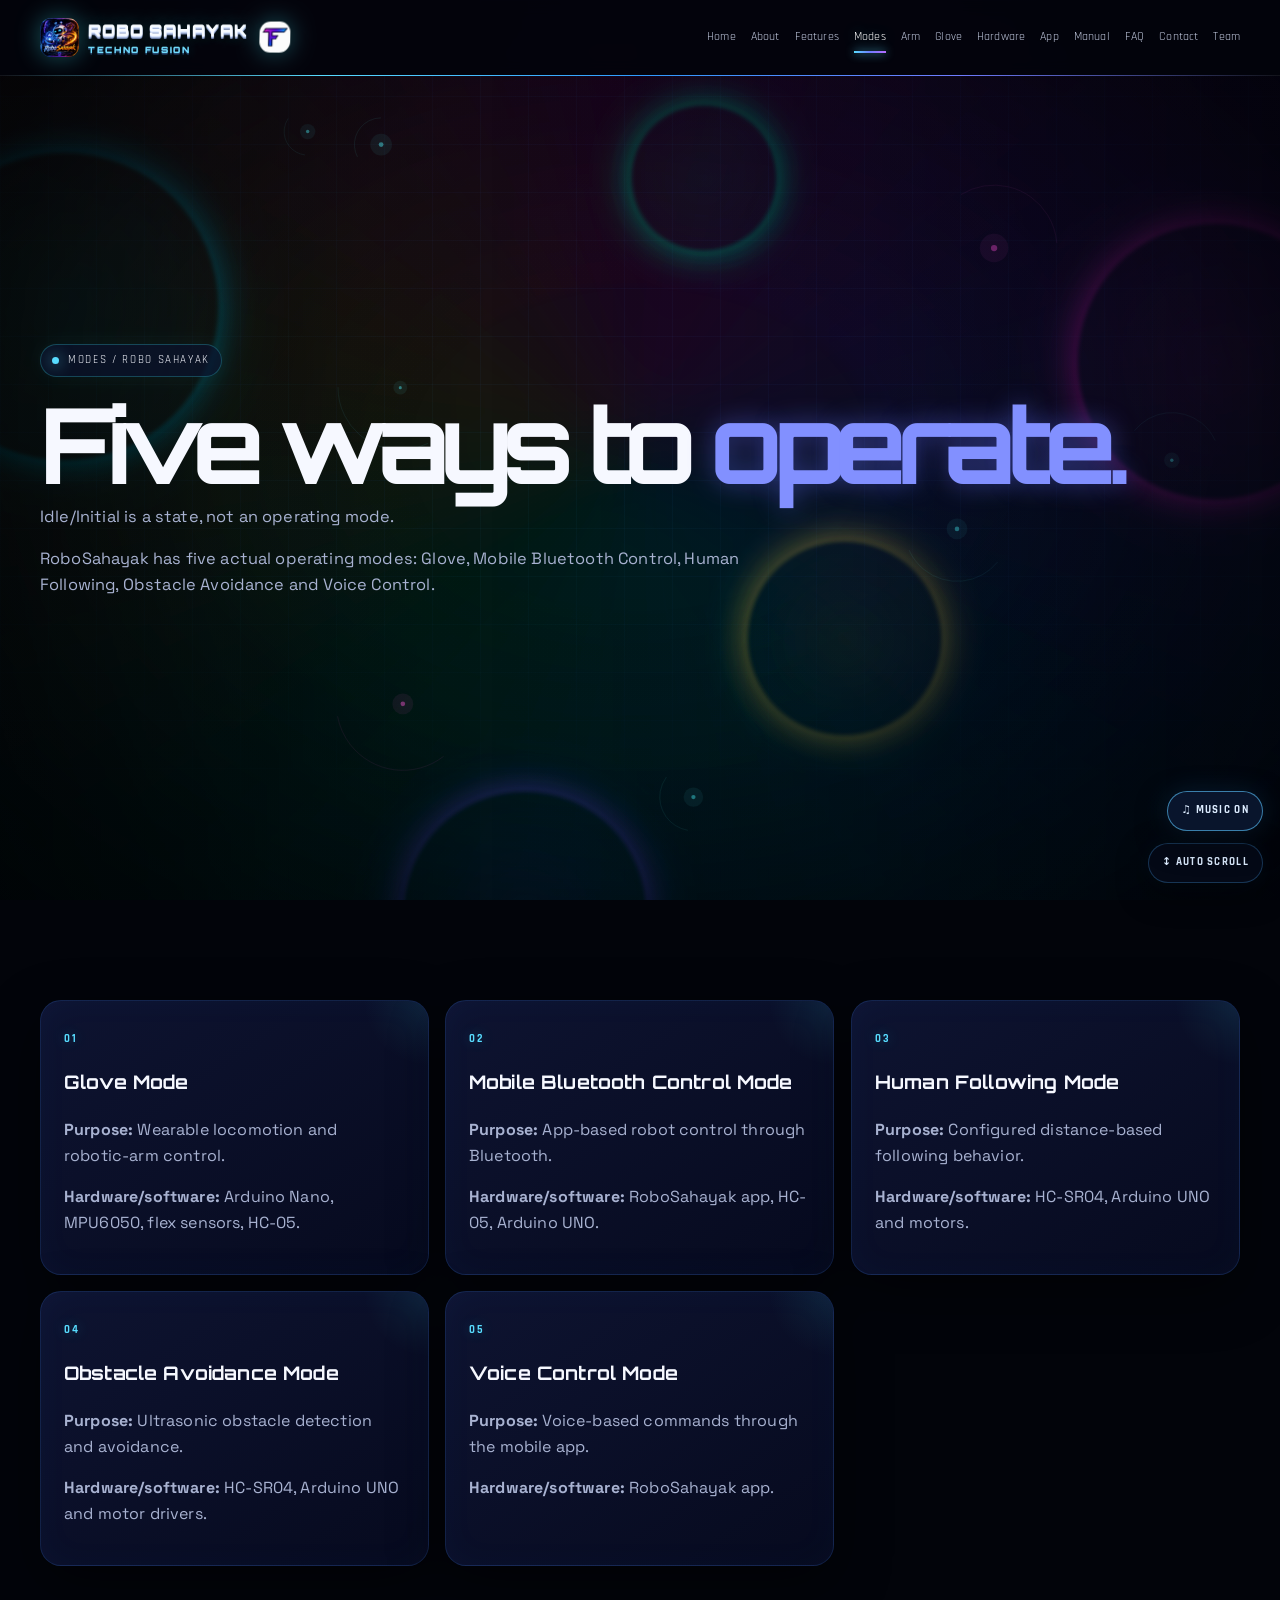
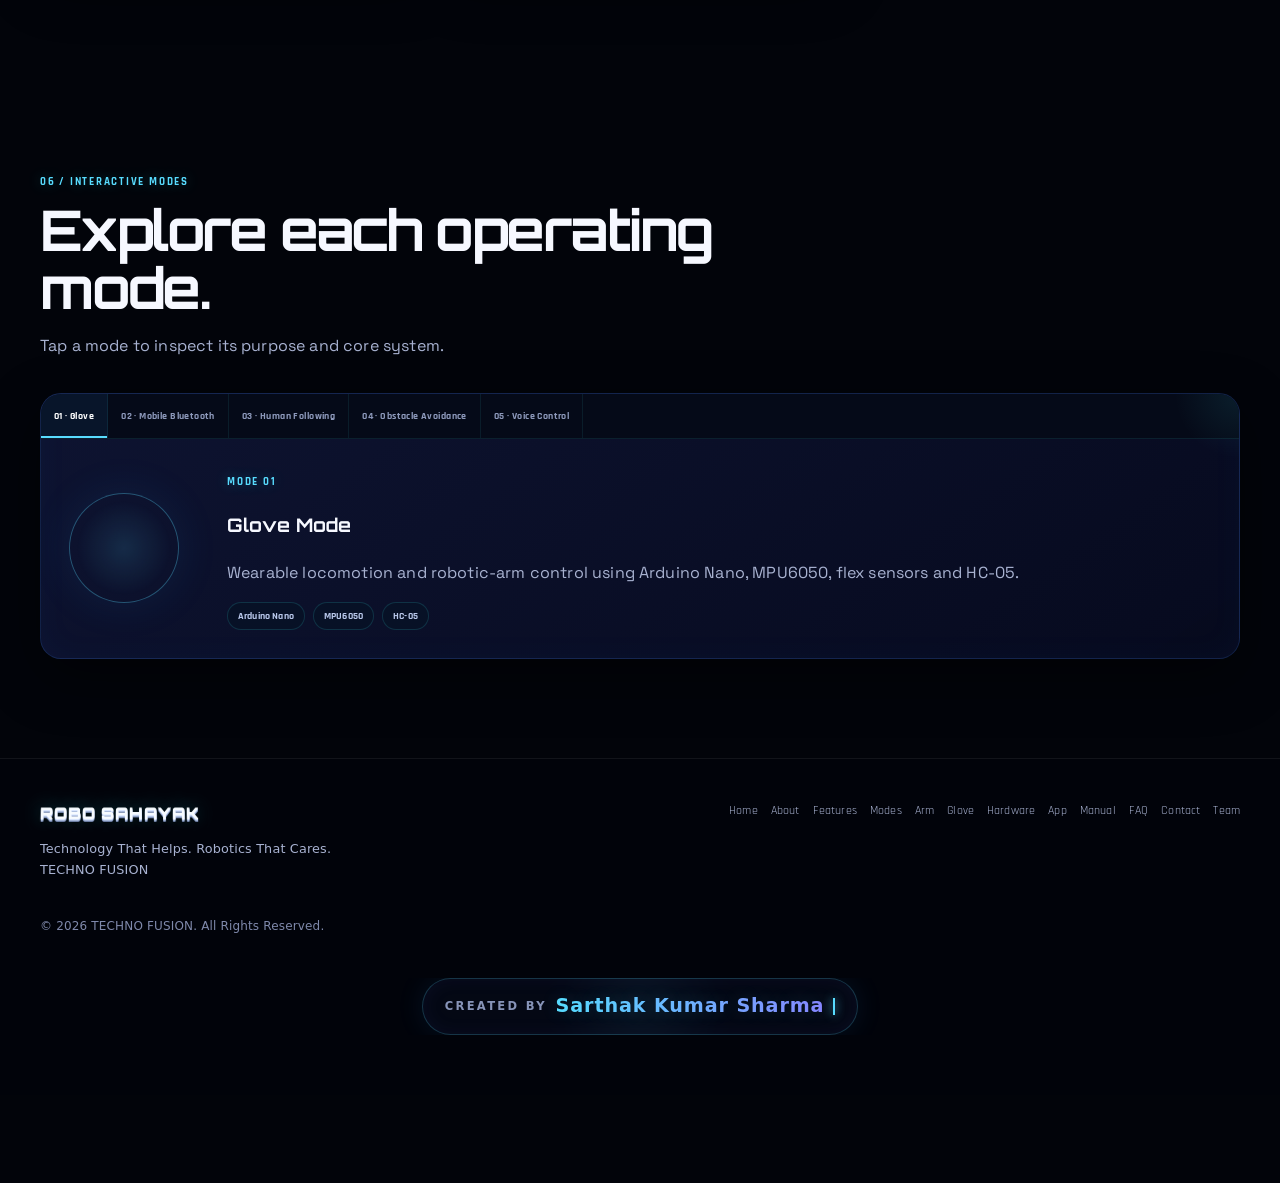
<file: modes.html>
<!doctype html><html lang="en"><head><meta charset="utf-8"><meta name="theme-color" content="#02030a"><meta name="viewport" content="width=device-width,initial-scale=1"><meta name="description" content="RoboSahayak has five actual operating modes: Glove, Mobile Bluetooth Control, Human Following, Obstacle Avoidance and Voice Control."><meta property="og:title" content="RoboSahayak | Modes"><meta property="og:description" content="RoboSahayak has five actual operating modes: Glove, Mobile Bluetooth Control, Human Following, Obstacle Avoidance and Voice Control."><meta property="og:type" content="website"><title>RoboSahayak | Modes</title><link rel="icon" href="assets/RoboSahayak_final_logo.jpeg"><link rel="stylesheet" href="styles.css"></head><body>
<header class="nav"><div class="container navin"><a class="brand" href="index.html"><img src="assets/RoboSahayak_final_logo.jpeg" alt="RoboSahayak logo" onerror="this.style.display='none'"><div class="three-d-brand"><span class="three-d-robo">ROBO SAHAYAK</span><small class="three-d-techno">TECHNO FUSION</small></div><img class="tfmark three-d-tf" src="assets/TECHNO_FUSION_TF_logo.png" alt="TECHNO FUSION TF logo"></a><button class="menu" aria-label="Open navigation" aria-expanded="false">☰</button><nav class="links" aria-label="Main navigation"><a href="index.html">Home</a><a href="about.html">About</a><a href="features.html">Features</a><a href="modes.html">Modes</a><a href="arm.html">Arm</a><a href="glove.html">Glove</a><a href="hardware.html">Hardware</a><a href="app.html">App</a><a href="manual.html">Manual</a><a href="faq.html">FAQ</a><a href="contact.html">Contact</a><a href="team.html">Team</a></nav></div></header>
<main><section class="hero"><div class="container"><div class="reveal"><span class="eyebrow"><span class="dot"></span> Modes / ROBO SAHAYAK</span><h1 style="margin-top:24px">Five ways to <span class='purple'>operate.</span></h1><p>Idle/Initial is a state, not an operating mode.</p><p>RoboSahayak has five actual operating modes: Glove, Mobile Bluetooth Control, Human Following, Obstacle Avoidance and Voice Control.</p></div></div></section><section><div class="container grid g3"><div class="card reveal"><span class="kicker">01</span><h3>Glove Mode</h3><p><b>Purpose:</b> Wearable locomotion and robotic-arm control.</p><p style="margin-top:10px"><b>Hardware/software:</b> Arduino Nano, MPU6050, flex sensors, HC-05.</p></div><div class="card reveal"><span class="kicker">02</span><h3>Mobile Bluetooth Control Mode</h3><p><b>Purpose:</b> App-based robot control through Bluetooth.</p><p style="margin-top:10px"><b>Hardware/software:</b> RoboSahayak app, HC-05, Arduino UNO.</p></div><div class="card reveal"><span class="kicker">03</span><h3>Human Following Mode</h3><p><b>Purpose:</b> Configured distance-based following behavior.</p><p style="margin-top:10px"><b>Hardware/software:</b> HC-SR04, Arduino UNO and motors.</p></div><div class="card reveal"><span class="kicker">04</span><h3>Obstacle Avoidance Mode</h3><p><b>Purpose:</b> Ultrasonic obstacle detection and avoidance.</p><p style="margin-top:10px"><b>Hardware/software:</b> HC-SR04, Arduino UNO and motor drivers.</p></div><div class="card reveal"><span class="kicker">05</span><h3>Voice Control Mode</h3><p><b>Purpose:</b> Voice-based commands through the mobile app.</p><p style="margin-top:10px"><b>Hardware/software:</b> RoboSahayak app.</p></div></div></section><section><div class="container"><div class="head reveal"><span class="kicker">06 / Interactive Modes</span><h2>Explore each operating mode.</h2><p>Tap a mode to inspect its purpose and core system.</p></div><div class="mode-lab card reveal"><div class="mode-tabs" role="tablist"> <button class="mode-tab active" data-mode="glove">01 · Glove</button><button class="mode-tab" data-mode="mobile">02 · Mobile Bluetooth</button><button class="mode-tab" data-mode="human">03 · Human Following</button><button class="mode-tab" data-mode="obstacle">04 · Obstacle Avoidance</button><button class="mode-tab" data-mode="voice">05 · Voice Control</button></div><div class="mode-output"><div class="mode-pulse"></div><div><span class="kicker" data-mode-number>MODE 01</span><h3 data-mode-title>Glove Mode</h3><p data-mode-copy>Wearable locomotion and robotic-arm control using Arduino Nano, MPU6050, flex sensors and HC-05.</p><div class="mode-chips"><span data-mode-chip>Arduino Nano</span><span data-mode-chip>MPU6050</span><span data-mode-chip>HC-05</span></div></div></div></div></div></section></main>
<footer><div class="container foot"><div><div class="brand"><span class="three-d-brand three-d-robo">ROBO SAHAYAK</span></div><p style="color:var(--muted);font-size:.8rem">Technology That Helps. Robotics That Cares.<br>TECHNO FUSION</p></div><nav><a href="index.html">Home</a><a href="about.html">About</a><a href="features.html">Features</a><a href="modes.html">Modes</a><a href="arm.html">Arm</a><a href="glove.html">Glove</a><a href="hardware.html">Hardware</a><a href="app.html">App</a><a href="manual.html">Manual</a><a href="faq.html">FAQ</a><a href="contact.html">Contact</a><a href="team.html">Team</a></nav></div><div class="container" style="margin-top:24px;color:#7f89ab;font-size:.75rem">© 2026 TECHNO FUSION. All Rights Reserved.</div><div class="creator-credit" aria-label="Created by Sarthak Kumar Sharma"><div class="creator-credit-line"><span class="creator-label">Created by</span><span class="creator-name">Sarthak Kumar Sharma</span><span class="creator-cursor" aria-hidden="true"></span></div></div></footer><script src="script.js"></script></body></html>
</file>
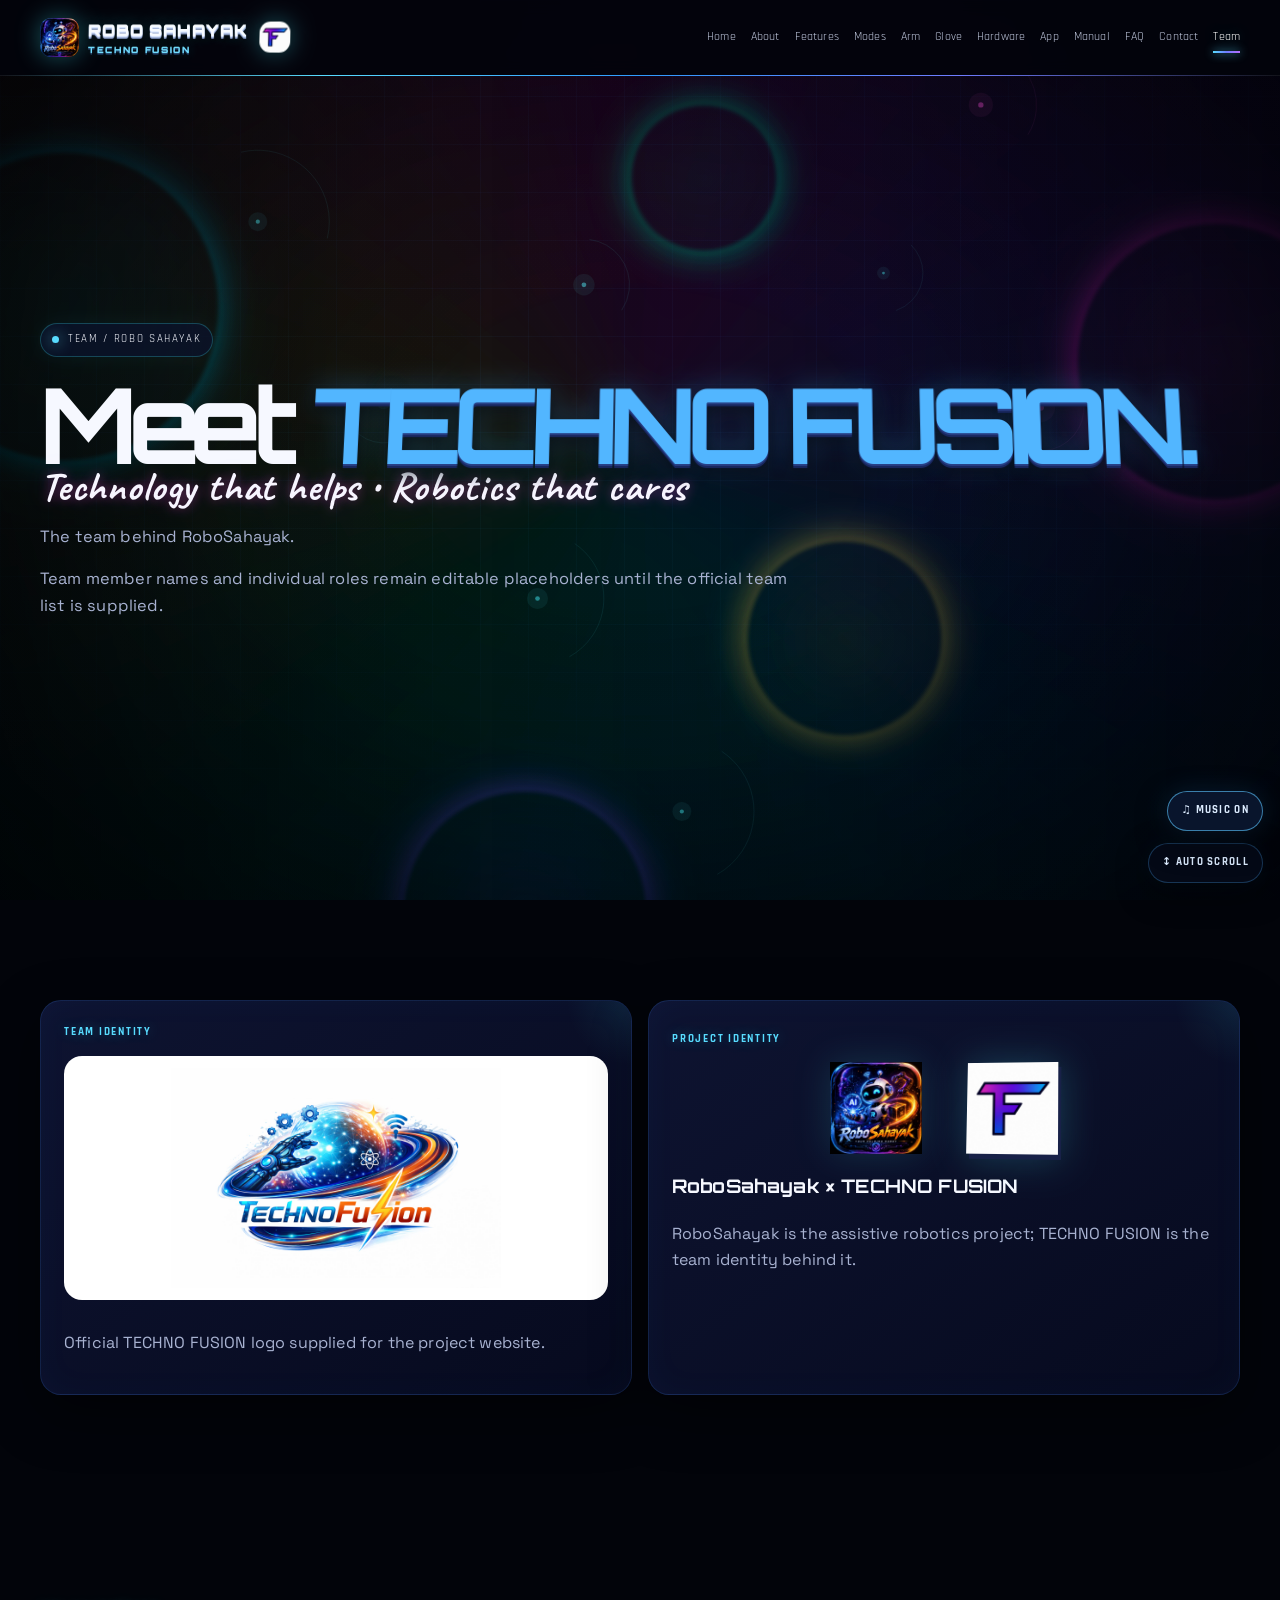
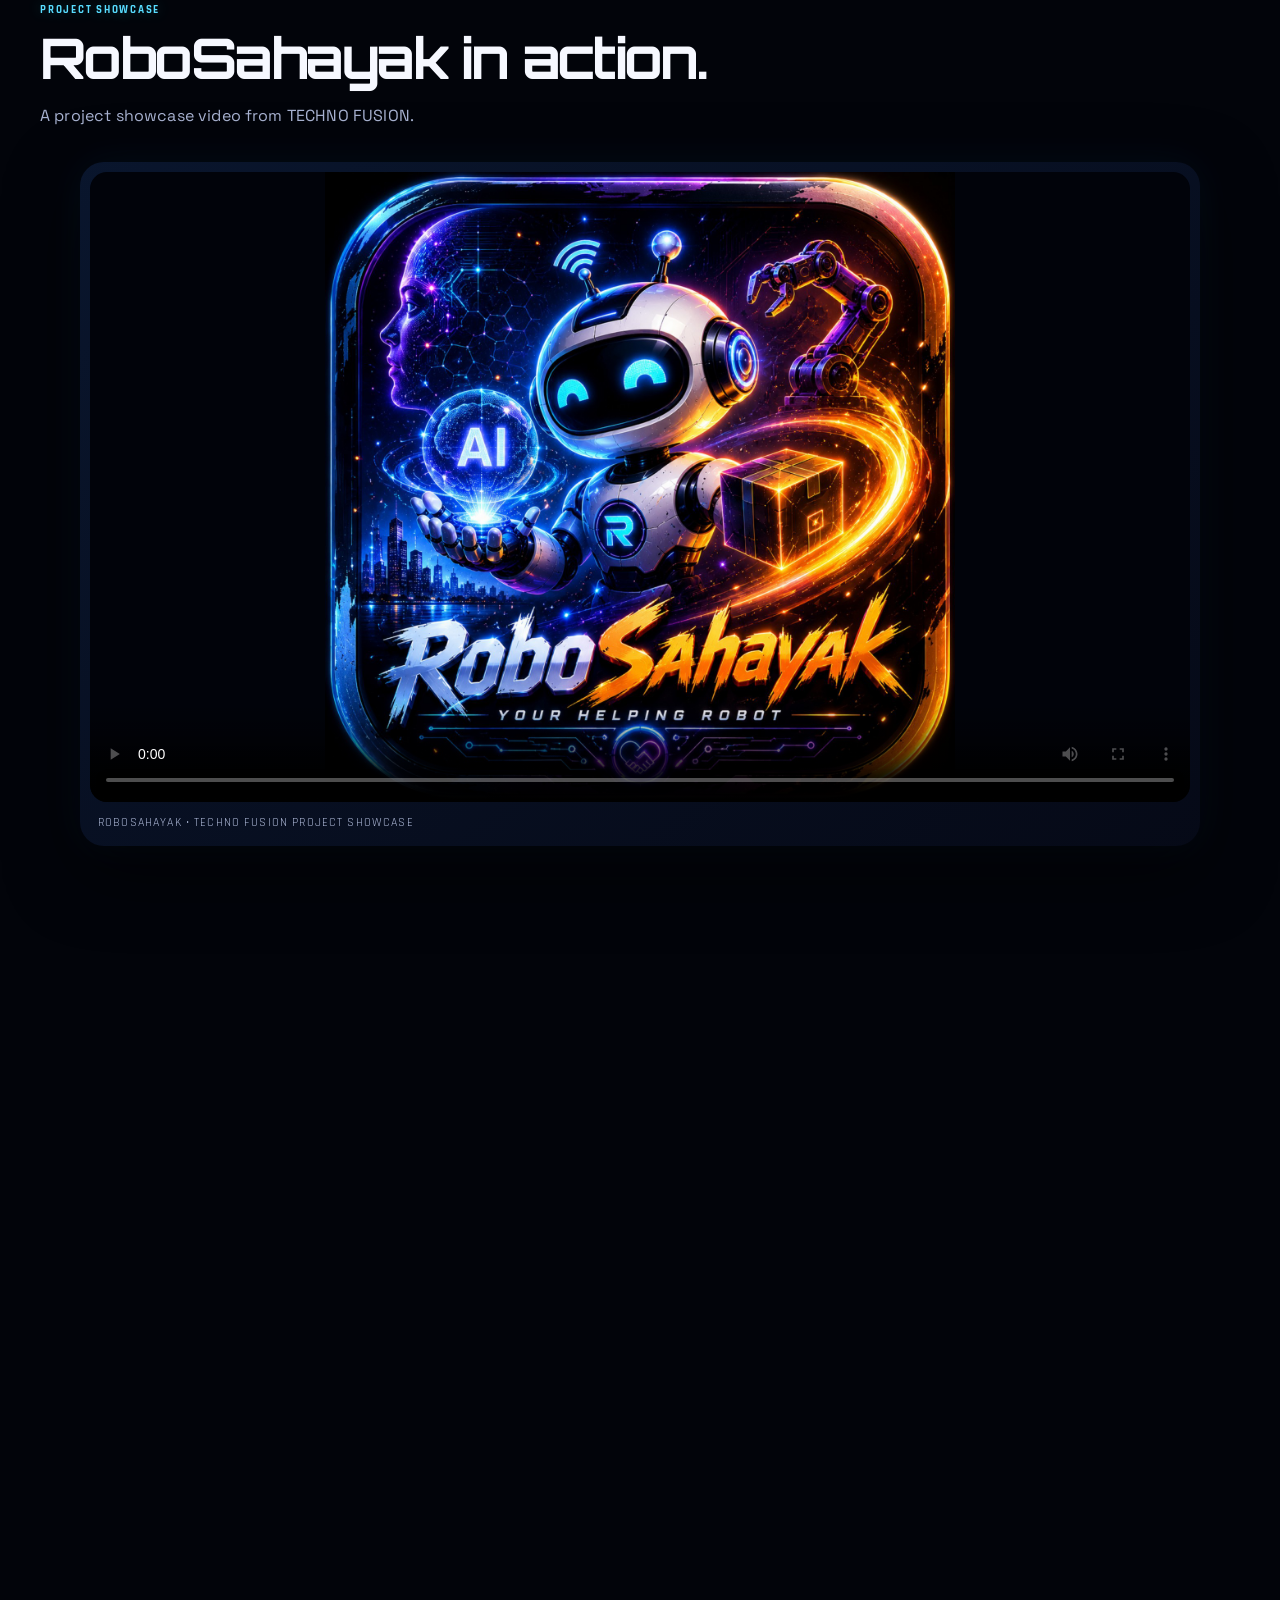
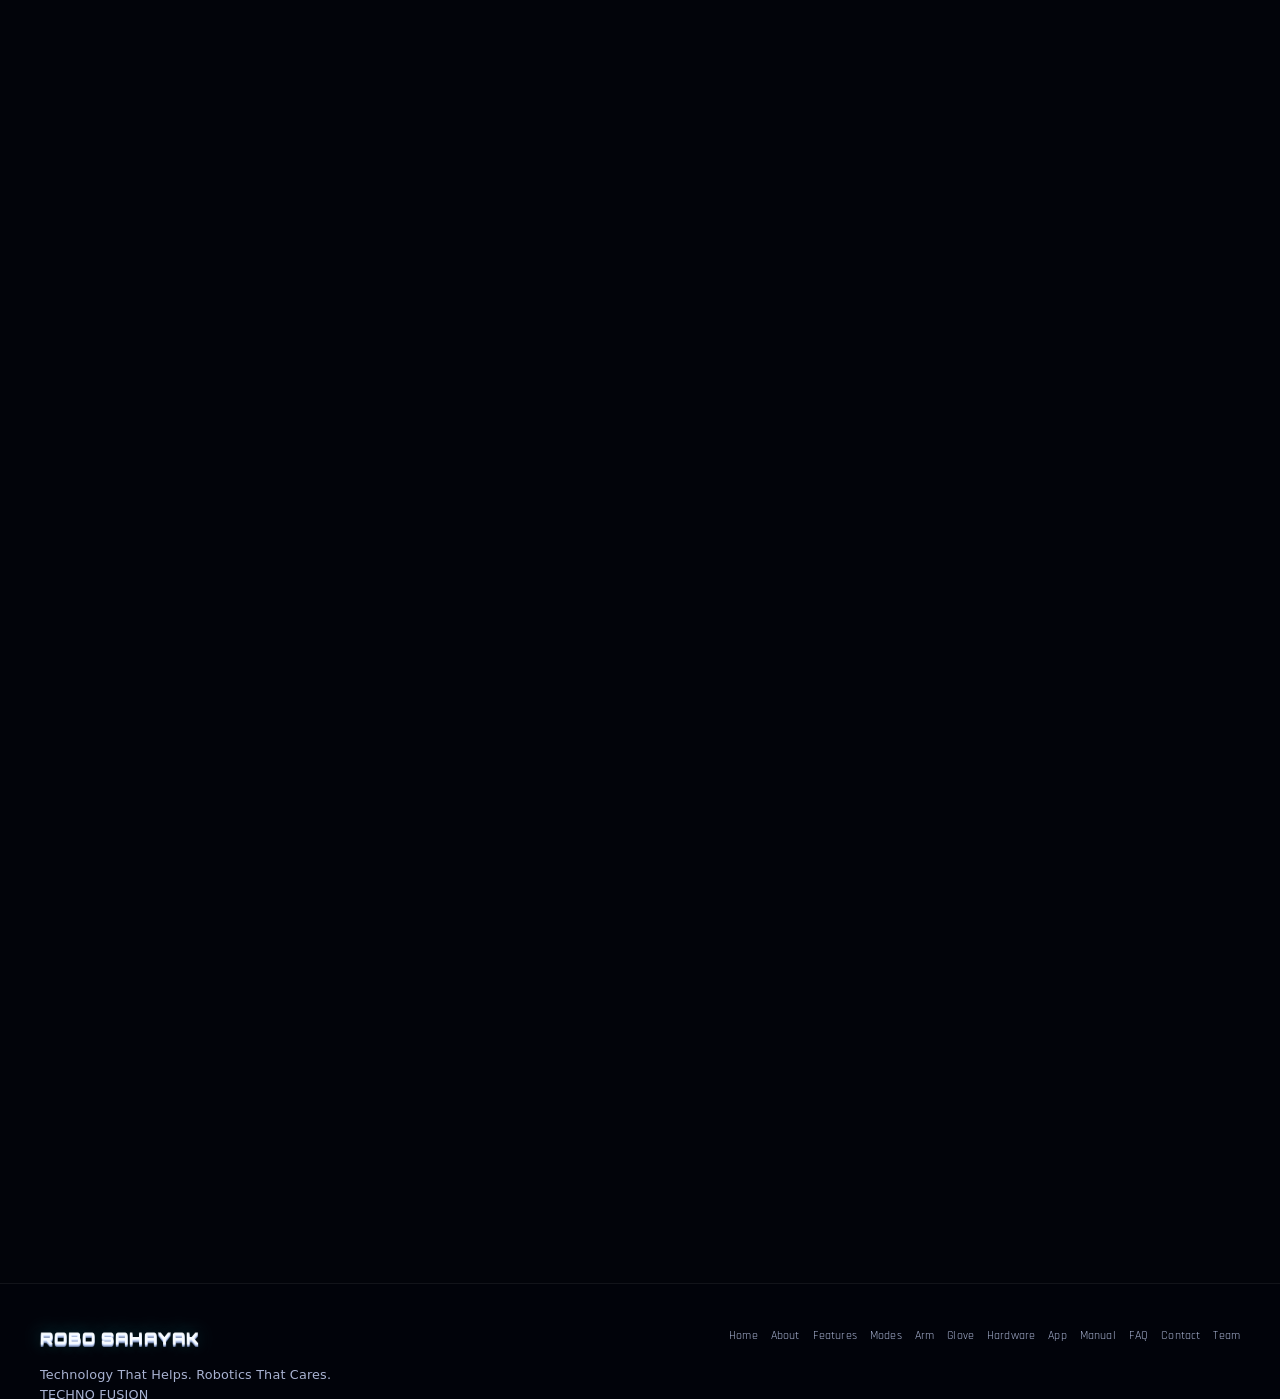
<file: team.html>
<!doctype html><html lang="en"><head><meta charset="utf-8"><meta name="theme-color" content="#02030a"><meta name="viewport" content="width=device-width,initial-scale=1"><meta name="description" content="Meet TECHNO FUSION, the team behind the RoboSahayak assistive robotics project."><meta property="og:title" content="RoboSahayak | TECHNO FUSION"><meta property="og:description" content="TECHNO FUSION — the team behind RoboSahayak."><meta property="og:type" content="website"><title>RoboSahayak | TECHNO FUSION</title><link rel="icon" href="assets/RoboSahayak_final_logo.jpeg"><link rel="stylesheet" href="styles.css"></head><body>
<header class="nav"><div class="container navin"><a class="brand" href="index.html"><img src="assets/RoboSahayak_final_logo.jpeg" alt="RoboSahayak logo"><div class="three-d-brand"><span class="three-d-robo">ROBO SAHAYAK</span><small class="three-d-techno">TECHNO FUSION</small></div><img class="tfmark three-d-tf" src="assets/TECHNO_FUSION_TF_logo.png" alt="TECHNO FUSION TF merged logo"></a><button class="menu" aria-label="Open navigation" aria-expanded="false">☰</button><nav class="links" aria-label="Main navigation"><a href="index.html">Home</a><a href="about.html">About</a><a href="features.html">Features</a><a href="modes.html">Modes</a><a href="arm.html">Arm</a><a href="glove.html">Glove</a><a href="hardware.html">Hardware</a><a href="app.html">App</a><a href="manual.html">Manual</a><a href="faq.html">FAQ</a><a href="contact.html">Contact</a><a href="team.html">Team</a></nav></div></header>
<main><section class="hero"><div class="container"><div class="reveal"><span class="eyebrow"><span class="dot"></span> Team / ROBO SAHAYAK</span><h1 style="margin-top:24px">Meet <span class="blue three-d-techno-title">TECHNO FUSION.</span></h1><div class="tagline-script reveal">Technology that helps • Robotics that cares</div><p>The team behind RoboSahayak.</p><p>Team member names and individual roles remain editable placeholders until the official team list is supplied.</p></div></div></section>
<section><div class="container grid g2 team-identity"><div class="card reveal team-logo-card"><span class="kicker">TEAM IDENTITY</span><div class="team-logo-frame"><img src="assets/TECHNO_FUSION_REAL_logo.png" alt="Official TECHNO FUSION team logo"></div><p>Official TECHNO FUSION logo supplied for the project website.</p></div><div class="card reveal"><span class="kicker">PROJECT IDENTITY</span><div class="dual-logos three-d-logo-row"><img src="assets/RoboSahayak_final_logo.jpeg" alt="RoboSahayak logo"><img src="assets/TECHNO_FUSION_TF_logo.png" alt="TECHNO FUSION TF merged logo"></div><h3>RoboSahayak × TECHNO FUSION</h3><p>RoboSahayak is the assistive robotics project; TECHNO FUSION is the team identity behind it.</p></div></div></section>
<section><div class="container"><div class="head reveal"><span class="kicker">PROJECT SHOWCASE</span><h2>RoboSahayak in action.</h2><p>A project showcase video from TECHNO FUSION.</p></div><figure class="media-card wide reveal premium-video-card"><video controls playsinline preload="metadata" poster="assets/RoboSahayak_hero_visual.png"><source src="assets/RoboSahayak_showcase.mp4" type="video/mp4">Your browser does not support the video element.</video><figcaption>RoboSahayak • TECHNO FUSION project showcase</figcaption></figure></div></section>
<section id="team-contribution"><div class="container"><div class="head reveal"><span class="kicker">TEAM CONTRIBUTION</span><h2>The people behind the project.</h2><p>Meet the members of TECHNO FUSION and their contributions to Smart Assistive Multi Mode Robot.</p></div><div class="grid g2 team-contribution-grid">
<article class="card reveal team-contribution-card"><span class="kicker">FOUNDER OF THE PROJECT</span><h3>Yashswi Tiwari</h3><h4>The responsible, experienced and expert leader, as well as an all-rounder—</h4><p class="typing-text" data-typing="Being the Leader of the ‘TECHNO FUSION’ team, as well as the founder of the project-“Smart Assistive Multi Mode Robot”, he contributed in supporting and leading the team in every harsh situations and overcoming the conflicts and obstacles while building the robot under his excellent supervision, resulting in a true sucess. He played a key role in maintaining the team, managing small issues while building the project and also taking major responsibility like placing the order of components, RoboSahayak app development and also in giving beneficial advice in the project ideas."></p></article>
<article class="card reveal team-contribution-card"><span class="kicker">CO-FOUNDER OF THE PROJECT</span><h3>Sarthak Kumar Sharma</h3><h4>The golden key card, worm researcher and an all-rounder—</h4><p class="typing-text" data-typing="Sarthak Kumar Sharma, the Vice leader of the ‘TECHNO FUSION’ team as well as the founder of the name of the robot for the project- “Smart Assistive Multi Mode Robot”, played a key role in the development of robot, including major tasks like designing the robotic arm STL file, making of the whole robot’s circuit diagram, researching about the project, writing of the user manual, designing the robot’s function, calculating and coordinating the overall progress, and an ultimate role in design the software (programming) of the robot, web development and making of the PowerPoint Presentation (ppt)."></p></article>
<article class="card reveal team-contribution-card"><span class="kicker">MEMBER</span><h3>Aryan Goswami</h3><h4>Expert—</h4><p class="typing-text" data-typing="He is one of the expert members of the ‘TECHNO FUSION’ team. His major contribution in checking each and every component used in the robot briefly and completing the circuit of the robot as well as in managing all the wires in a clean manner and designing the robot’s overall look."></p></article>
<article class="card reveal team-contribution-card"><span class="kicker">MEMBER</span><h3>Saurya</h3><h4>Assistant in every field—</h4><p class="typing-text" data-typing="Last, but not the least. This is Saurya, one of the highly experienced members of the ‘TECHNO FUSION’ team. He acted as the backbone of the team as well as in the development of the project. As he contributed the team with his excellent and highly appreciable assistance, he played a major role in suggesting the design of the robot and in debugging the robot."></p></article>
</div></div></section><section><div class="container"><div class="head reveal"><span class="kicker">09 / Team Journey</span><h2>Built through iteration.</h2><p>From electronics and code to a working assistive robotics concept.</p></div><div class="timeline"><div class="timeline-card reveal"><b>RESEARCH</b><span>Define the assistance problem.</span></div><div class="timeline-card reveal"><b>BUILD</b><span>Integrate controller, sensors, motors and arm.</span></div><div class="timeline-card reveal"><b>CONTROL</b><span>Connect glove and mobile interaction.</span></div><div class="timeline-card reveal"><b>TEST</b><span>Validate movement, sensing and interaction.</span></div></div></div></section></main>
<footer><div class="container foot"><div><div class="brand"><span class="three-d-brand three-d-robo">ROBO SAHAYAK</span></div><p style="color:var(--muted);font-size:.8rem">Technology That Helps. Robotics That Cares.<br>TECHNO FUSION</p></div><nav><a href="index.html">Home</a><a href="about.html">About</a><a href="features.html">Features</a><a href="modes.html">Modes</a><a href="arm.html">Arm</a><a href="glove.html">Glove</a><a href="hardware.html">Hardware</a><a href="app.html">App</a><a href="manual.html">Manual</a><a href="faq.html">FAQ</a><a href="contact.html">Contact</a><a href="team.html">Team</a></nav></div><div class="container" style="margin-top:24px;color:#7f89ab;font-size:.75rem">© 2026 TECHNO FUSION. All Rights Reserved.</div><div class="creator-credit" aria-label="Created by Sarthak Kumar Sharma"><div class="creator-credit-line"><span class="creator-label">Created by</span><span class="creator-name">Sarthak Kumar Sharma</span><span class="creator-cursor" aria-hidden="true"></span></div></div></footer><script src="script.js"></script></body></html>
</file>
<file: styles.css>
/* Premium multi-font system: futuristic display + technical UI + stylish handwritten accents */
@import url('https://fonts.googleapis.com/css2?family=Caveat:wght@500;600;700&family=Exo+2:wght@400;500;600;700;800&family=Orbitron:wght@500;600;700;800;900&family=Rajdhani:wght@400;500;600;700&family=Space+Grotesk:wght@400;500;600;700&display=swap');
:root{
 --font-display:'Orbitron',system-ui,sans-serif;
 --font-body:'Space Grotesk',system-ui,sans-serif;
 --font-tech:'Rajdhani',system-ui,sans-serif;
 --font-alt:'Exo 2',system-ui,sans-serif;
 --font-script:'Caveat',cursive;
}
body{font-family:var(--font-body),system-ui,sans-serif;letter-spacing:.01em}
.nav,.links,.btn,.kicker,.eyebrow,.spec,.node,.foot nav{font-family:var(--font-tech),system-ui,sans-serif}
.brand,.brand small,.hero h1,.head h2,.card h3,.loader-logo,.foot strong{font-family:var(--font-display),var(--font-alt),system-ui,sans-serif}
.hero p,.head p,.card p,details p,label,input,textarea,select{font-family:var(--font-body),system-ui,sans-serif}
.script,.handwritten,.tagline-script{font-family:var(--font-script),cursive!important;font-weight:700;letter-spacing:.02em}
.tagline-script{font-size:clamp(1.7rem,3.2vw,2.6rem);line-height:1;color:#f7f5ff;text-shadow:0 0 12px #ff4fd866,0 0 28px #a86cff33;display:inline-block;transform:rotate(-2deg);animation:scriptFloat 3.2s ease-in-out infinite}
.kicker{letter-spacing:.2em}
@keyframes scriptFloat{50%{transform:rotate(1deg) translateY(-3px)}}
@media(prefers-reduced-motion:reduce){.tagline-script{animation:none!important}}
:root{--bg:#02030a;--bg2:#07091a;--panel:rgba(9,13,34,.72);--panel-solid:#0b102b;--text:#f6f8ff;--muted:#a8b2d1;--cyan:#43f5ff;--blue:#36a7ff;--purple:#9b6cff;--pink:#ff49d8;--gold:#ffd76a;--green:#5cff9a;--max:1200px;--ease:cubic-bezier(.2,.75,.2,1)}
*{box-sizing:border-box}html{scroll-behavior:smooth;scroll-padding-top:86px}body{margin:0;color:var(--text);font-family:Inter,ui-sans-serif,system-ui,-apple-system,BlinkMacSystemFont,"Segoe UI",sans-serif;background:radial-gradient(circle at 12% 10%,#164cff22,transparent 28rem),radial-gradient(circle at 88% 22%,#ff32dc1c,transparent 28rem),linear-gradient(180deg,var(--bg),var(--bg2) 50%,#02030a);overflow-x:hidden;line-height:1.6}
body:before{content:"";position:fixed;inset:0;z-index:-4;pointer-events:none;background-image:linear-gradient(#6270ff0b 1px,transparent 1px),linear-gradient(90deg,#6270ff0b 1px,transparent 1px);background-size:48px 48px;mask-image:linear-gradient(#000 0%,#000 55%,transparent 100%)}
body:after{content:"";position:fixed;inset:0;z-index:100;pointer-events:none;background:radial-gradient(circle at var(--mx,50%) var(--my,50%),#43f5ff0a,transparent 24rem);mix-blend-mode:screen}
a{color:inherit;text-decoration:none}img,video{max-width:100%;display:block}.container{width:min(var(--max),calc(100% - 36px));margin:auto}
/* Loading / transition */
.loader{position:fixed;inset:0;z-index:9999;background:#010208;overflow:hidden;transition:opacity .55s ease,visibility .55s}.loader.hide{opacity:0;visibility:hidden;pointer-events:none}.loader-status{font-size:.65rem;letter-spacing:.19em;color:#e2e8ff;text-transform:uppercase}.loader-bar{height:3px;background:#fff2;border-radius:99px;margin-top:12px;overflow:hidden}.loader-bar i{display:block;height:100%;width:0;background:linear-gradient(90deg,var(--cyan),var(--blue),var(--purple),var(--pink));box-shadow:0 0 18px var(--cyan);animation:load 1.8s var(--ease) forwards}.loader-percent{font-size:.62rem;letter-spacing:.2em;color:#aeb8d8;margin-top:7px}.page-transition{position:fixed;inset:0;z-index:9000;background:radial-gradient(circle,#172d78,#050616 65%);opacity:0;visibility:hidden;transition:.4s}.page-transition.on{opacity:1;visibility:visible}
/* Navigation */
.nav{height:76px;position:fixed;inset:0 0 auto;z-index:5000;background:#03040be8;border-bottom:1px solid #fff1;backdrop-filter:blur(16px);-webkit-backdrop-filter:blur(16px)}.nav:after{content:"";position:absolute;left:0;right:0;bottom:-1px;height:1px;background:linear-gradient(90deg,transparent,var(--cyan),var(--purple),var(--pink),transparent);animation:lineTravel 5s linear infinite}.navin{height:100%;display:flex;align-items:center;gap:18px}.brand{display:flex;align-items:center;gap:9px;font-weight:950;letter-spacing:.04em;white-space:nowrap}.brand img{width:39px;height:39px;border-radius:11px;object-fit:contain;filter:drop-shadow(0 0 12px #43f5ff55)}.brand .tfmark{width:31px;height:31px;margin-left:3px}.brand small{display:block;color:#909bbd;font-size:.55rem;letter-spacing:.19em}.links{margin-left:auto;display:flex;align-items:center;gap:15px}.links a{font-size:.74rem;color:#c2c9df;position:relative;padding:8px 0;transition:color .2s ease,text-shadow .2s ease}.links a:after{content:"";position:absolute;left:0;right:100%;bottom:2px;height:2px;background:linear-gradient(90deg,var(--cyan),var(--purple),var(--pink));box-shadow:0 0 10px var(--cyan);transition:right .25s}.links a:hover,.links a.active{color:#fff;text-shadow:0 0 14px #43f5ff66}.links a:hover:after,.links a.active:after{right:0}.menu{display:none;margin-left:auto;border:1px solid #43f5ff33;background:#ffffff07;color:#fff;border-radius:12px;padding:9px 12px;font-size:1.1rem}
/* Main / hero */
main{padding-top:76px}.hero{min-height:calc(100vh - 76px);display:grid;align-items:center;padding:72px 0 90px;position:relative}.hero-wrap{display:grid;grid-template-columns:1.03fr .97fr;align-items:center;gap:50px}.hero h1{font-size:clamp(4rem,9vw,8.5rem);line-height:.82;letter-spacing:-.09em;margin:24px 0 0}.hero p{max-width:720px;color:var(--muted);font-size:1.02rem}.eyebrow{display:inline-flex;align-items:center;gap:9px;padding:7px 11px;border:1px solid #43f5ff3b;background:#0b1430aa;border-radius:999px;font-size:.69rem;letter-spacing:.15em;text-transform:uppercase;box-shadow:0 0 24px #43f5ff0e}.dot{width:7px;height:7px;border-radius:50%;background:var(--cyan);box-shadow:0 0 15px var(--cyan);animation:blink 1.2s ease-in-out infinite}.blue{color:var(--blue);text-shadow:0 0 24px #36a7ff66}.purple{color:var(--purple);text-shadow:0 0 24px #9b6cff66}.actions{display:flex;gap:11px;flex-wrap:wrap;margin-top:24px}.btn{min-height:49px;padding:0 17px;border-radius:13px;border:1px solid #43f5ff36;display:inline-flex;align-items:center;justify-content:center;font-weight:850;font-size:.86rem;position:relative;overflow:hidden;transition:transform .2s ease,box-shadow .2s ease,border-color .2s ease}.btn:before{content:"";position:absolute;top:0;bottom:0;width:90px;background:linear-gradient(90deg,transparent,#fff4,transparent);transform:translateX(-150px);animation:buttonShine 4s ease-in-out infinite}.btn>*{position:relative}.primary{background:linear-gradient(120deg,var(--blue),var(--purple),var(--pink));background-size:200% 200%;animation:gradient 6s ease infinite;box-shadow:0 0 26px #7b5cff2b}.secondary{background:#fff6}.btn:hover{transform:translateY(-3px);border-color:#43f5ff88;box-shadow:0 0 28px #43f5ff22,0 14px 32px #0007}
/* media/robot */
.hero-visual{min-height:470px;display:grid;place-items:center}.media-orbit{width:min(520px,90vw);aspect-ratio:1;position:relative;display:grid;place-items:center}.media-orbit:before,.media-orbit:after{content:"";position:absolute;border-radius:50%;border:1px solid #43f5ff22;inset:8%;animation:orbit 18s linear infinite}.media-orbit:after{inset:17%;border-color:#ff49d833;animation-direction:reverse;animation-duration:13s}.media-ring{position:absolute;border-radius:50%;border:1px solid #43f5ff33;pointer-events:none}.r1{inset:2%;animation:orbit 24s linear infinite}.r2{inset:26%;border-style:dashed;animation:orbit 10s linear infinite reverse}.r3{inset:38%;border-color:#ffd76a55;animation:orbit 7s linear infinite}.hero-art{position:absolute;width:63%;height:63%;object-fit:contain;mix-blend-mode:screen;opacity:.88;filter:drop-shadow(0 0 22px #43f5ff22);animation:heroFloat 4.5s ease-in-out infinite}.media-label{position:absolute;bottom:7%;padding:8px 11px;border:1px solid #43f5ff33;background:#050817d9;border-radius:999px;color:#dbe3ff;font-size:.6rem;letter-spacing:.14em;box-shadow:0 0 20px #43f5ff12}
/* sections/cards */
section{padding:100px 0;position:relative}.head{max-width:800px;margin-bottom:34px}.kicker{color:var(--cyan);font-size:.69rem;font-weight:900;letter-spacing:.16em;text-transform:uppercase;text-shadow:0 0 14px #43f5ff55}.head h2{font-size:clamp(2rem,5vw,3.5rem);line-height:1.04;letter-spacing:-.045em;margin:8px 0 12px}.head p,.card p{color:var(--muted)}.grid{display:grid;gap:16px}.g2{grid-template-columns:repeat(2,1fr)}.g3{grid-template-columns:repeat(3,1fr)}.g4{grid-template-columns:repeat(4,1fr)}.card{position:relative;overflow:hidden;background:linear-gradient(145deg,#11183bcf,#070b20e8);border:1px solid #7168ff2e;border-radius:21px;padding:23px;box-shadow:0 18px 55px #0006,inset 0 0 35px #7b5cff08;transition:transform .35s var(--ease),border-color .25s,box-shadow .35s}.card:before{content:"";position:absolute;width:130px;height:130px;right:-65px;top:-65px;border-radius:50%;background:radial-gradient(circle,#43f5ff16,transparent 70%);animation:orbDrift 8s ease-in-out infinite}.card:after{content:"";position:absolute;left:-110%;top:0;width:75%;height:1px;background:linear-gradient(90deg,transparent,var(--cyan),var(--pink),transparent);animation:scan 5s linear infinite}.card:hover{transform:translateY(-6px);border-color:#43f5ff66;box-shadow:0 0 30px #43f5ff15,0 24px 65px #0008,inset 0 0 45px #9b6cff08}.icon{font-size:1.35rem;margin-bottom:13px;text-shadow:0 0 18px currentColor;animation:iconBob 3s ease-in-out infinite}.spec{display:flex;justify-content:space-between;gap:16px;padding:9px 0;border-bottom:1px solid #fff1;font-size:.85rem}.spec span{color:var(--muted);text-align:right}.flow{display:flex;flex-wrap:wrap;align-items:center;justify-content:center;gap:9px}.node{padding:11px 14px;border:1px solid #43f5ff33;background:#fff4;border-radius:12px;font-size:.79rem;font-weight:850;box-shadow:0 0 16px #43f5ff0c;animation:node 3s ease-in-out infinite}.arrow{color:var(--cyan);font-weight:950;animation:arrow 1.3s ease-in-out infinite}.timeline{display:grid;gap:13px}.step{display:grid;grid-template-columns:47px 1fr;gap:14px}.num{width:42px;height:42px;border-radius:50%;display:grid;place-items:center;background:linear-gradient(135deg,var(--cyan),var(--purple),var(--pink));font-weight:950;box-shadow:0 0 25px #9b6cff44;animation:numPulse 2.6s ease-in-out infinite}.distance{display:grid;grid-template-columns:repeat(3,1fr);gap:12px}.distance .card{text-align:center}.distance strong{font-size:1.4rem;display:block}.gallery{display:grid;grid-template-columns:repeat(4,1fr);gap:14px}.ph{aspect-ratio:4/3;border:1px dashed #7168ff55;border-radius:17px;display:grid;place-items:center;text-align:center;color:#9ca7cc;background:linear-gradient(135deg,#36a7ff08,#9b6cff0b);position:relative;overflow:hidden}.ph:before{content:"";position:absolute;left:0;right:0;top:-2px;height:2px;background:linear-gradient(90deg,transparent,var(--cyan),transparent);box-shadow:0 0 12px var(--cyan);animation:photoScan 3.5s linear infinite}.wide{grid-column:span 2}
/* radar */
.radar{width:min(300px,80vw);aspect-ratio:1;margin:auto;border-radius:50%;position:relative;border:1px solid #43f5ff55;background:repeating-radial-gradient(circle,#43f5ff08 0 1px,transparent 2px 54px);box-shadow:0 0 55px #43f5ff12,inset 0 0 40px #43f5ff08;overflow:hidden}.radar:before{content:"";position:absolute;inset:50% 0 auto 50%;width:50%;height:2px;transform-origin:left;background:linear-gradient(90deg,var(--cyan),transparent);box-shadow:0 0 14px var(--cyan);animation:radar 2.6s linear infinite}.radar:after{content:"";position:absolute;left:67%;top:31%;width:9px;height:9px;border-radius:50%;background:var(--pink);box-shadow:0 0 20px var(--pink);animation:target 1.1s ease-in-out infinite}
/* form/footer */
input,textarea,select{width:100%;background:#020616e8;color:#fff;border:1px solid #7168ff55;border-radius:12px;padding:12px 13px;font:inherit;outline:none;transition:.2s}input:focus,textarea:focus,select:focus{border-color:var(--cyan);box-shadow:0 0 20px #43f5ff18}label{display:grid;gap:6px;color:#dbe1f5;font-size:.82rem;margin-bottom:12px}textarea{min-height:125px;resize:vertical}details{padding:16px 18px;background:#fff4;border:1px solid #7168ff44;border-radius:14px;transition:.25s}details+details{margin-top:9px}details[open]{border-color:#43f5ff66;box-shadow:0 0 26px #43f5ff12}summary{cursor:pointer;font-weight:800}details p{color:var(--muted);padding-top:9px}footer{padding:42px 0;border-top:1px solid #fff1;background:#02040be8;position:relative}.foot{display:flex;justify-content:space-between;gap:25px;flex-wrap:wrap}.foot nav{display:flex;flex-wrap:wrap;gap:13px;color:var(--muted);font-size:.78rem}.foot nav a:hover{color:var(--cyan)}
/* Reveal and FX */
.reveal{opacity:0;transform:translateY(22px);transition:opacity .75s var(--ease),transform .75s var(--ease)}.reveal.show{opacity:1;transform:none}.glow{animation:glow 3s ease-in-out infinite}.cursor{display:none}.ambient-canvas{position:fixed;inset:0;width:100%;height:100%;z-index:-2;pointer-events:none}.sound-dot{width:6px;height:6px;display:inline-block;border-radius:50%;background:var(--cyan);box-shadow:0 0 9px var(--cyan);margin-right:6px}
@keyframes load{to{width:100%}}@keyframes reactorSpin{to{transform:rotate(360deg)}}@keyframes reactorOrbit{to{transform:rotate(360deg)}}@keyframes hue{to{background-position:300% 0}}@keyframes loaderFloat{50%{transform:translateY(-7px) rotate(2deg)}}@keyframes lineTravel{to{background-position:300% 0}}@keyframes blink{50%{opacity:.35;transform:scale(.65)}}@keyframes buttonShine{0%,55%{transform:translateX(-150px)}75%,100%{transform:translateX(520px)}}@keyframes gradient{50%{background-position:100% 80%}}@keyframes orbit{to{transform:rotate(360deg)}}@keyframes heroFloat{50%{transform:translateY(-8px)}}@keyframes orbDrift{50%{transform:translate(-30px,30px)}}@keyframes scan{to{left:130%}}@keyframes iconBob{50%{transform:translateY(-3px)}}@keyframes node{50%{transform:translateY(-2px);box-shadow:0 0 20px #43f5ff18}}@keyframes arrow{50%{transform:translateY(2px);opacity:.35}}@keyframes numPulse{50%{box-shadow:0 0 34px #ff49d855}}@keyframes photoScan{to{transform:translateY(180px)}}@keyframes radar{to{transform:rotate(360deg)}}@keyframes target{50%{opacity:.25;transform:scale(.65)}}@keyframes glow{50%{filter:drop-shadow(0 0 14px #43f5ff33)}}
@media (pointer:fine) and (min-width:900px){body{cursor:default}.links a,.btn,button,summary,.gesture-btn,.arm-part,.mode-tab{cursor:pointer}.typing-text,input,textarea,select{cursor:text}.links a:hover{transform:translateY(-1px)}}
@media(max-width:1050px){.links{display:none}.menu{display:block}.links.open{display:flex;position:absolute;left:0;right:0;top:76px;padding:16px 18px;flex-direction:column;align-items:flex-start;background:#040718f4;border-bottom:1px solid #43f5ff22;box-shadow:0 20px 40px #0008}.hero-wrap{grid-template-columns:1fr}.g4{grid-template-columns:repeat(2,1fr)}.g3{grid-template-columns:repeat(2,1fr)}.gallery{grid-template-columns:repeat(2,1fr)}}
@media(max-width:640px){.container{width:calc(100% - 24px)}section{padding:74px 0}.hero{padding:55px 0 65px}.hero h1{font-size:19vw}.hero-visual{min-height:350px}.g2,.g3,.g4,.distance,.gallery{grid-template-columns:1fr}.wide{grid-column:span 1}.actions .btn{width:100%}.brand .tfmark{display:none}.flow{justify-content:flex-start}.arrow{transform:rotate(90deg)}}
@media(prefers-reduced-motion:reduce){html{scroll-behavior:auto}.loader-video,.loader-reactor,.loader-bar i,.nav:after,.dot,.btn:before,.media-orbit:before,.media-orbit:after,.media-ring,.hero-art,.card:before,.card:after,.icon,.node,.arrow,.num,.ph:before,.radar:before,.radar:after,.glow{animation:none!important}.reveal{opacity:1;transform:none}.ambient-canvas{display:none!important}}

/* ===== BEAST v3: animated multicolour atmosphere + physics-inspired particles ===== */
body{background:#02020b;position:relative}
body:before{background-image:linear-gradient(#6675ff0a 1px,transparent 1px),linear-gradient(90deg,#6675ff0a 1px,transparent 1px);background-size:48px 48px;animation:gridDrift 22s linear infinite}
body:after{z-index:0;background:radial-gradient(420px circle at var(--mx,50%) var(--my,50%),#43f5ff12,transparent 70%);mix-blend-mode:screen}
.neon-atmosphere{position:fixed;inset:0;z-index:-3;pointer-events:none;overflow:hidden;filter:saturate(1.35)}
.neon-atmosphere:before{content:"";position:absolute;inset:-35%;background:conic-gradient(from 0deg,#ff2bd41b,#7b4dff22,#00d9ff1e,#00ffb31a,#ffe05a18,#ff2bd41b);filter:blur(65px);animation:colorWheel 26s linear infinite}
.neon-atmosphere:after{content:"";position:absolute;inset:0;background:radial-gradient(ellipse at 50% 50%,transparent 0 25%,#03030d66 68%,#010108c9 100%)}
.energy{position:absolute;border-radius:50%;filter:blur(2px);mix-blend-mode:screen;opacity:.52}
.energy:after{content:"";position:absolute;inset:18%;border:1px solid currentColor;border-radius:50%;box-shadow:0 0 35px currentColor;animation:energySpin 9s linear infinite}
.e1{width:38vw;height:38vw;left:-14vw;top:7vh;color:#00d9ff;background:radial-gradient(circle,#00d9ff2c,transparent 65%);animation:energyFloat1 16s ease-in-out infinite}
.e2{width:34vw;height:34vw;right:-12vw;top:16vh;color:#ff2bd4;background:radial-gradient(circle,#ff2bd428,transparent 66%);animation:energyFloat2 19s ease-in-out infinite}
.e3{width:30vw;height:30vw;left:26vw;bottom:-16vw;color:#7b4dff;background:radial-gradient(circle,#7b4dff2b,transparent 66%);animation:energyFloat3 17s ease-in-out infinite}
.e4{width:24vw;height:24vw;right:22vw;bottom:12vh;color:#ffe05a;background:radial-gradient(circle,#ffe05a1b,transparent 66%);animation:energyFloat2 14s ease-in-out infinite reverse}
.e5{width:18vw;height:18vw;left:46vw;top:7vh;color:#00ffb3;background:radial-gradient(circle,#00ffb31a,transparent 66%);animation:energyFloat1 12s ease-in-out infinite reverse}
.ambient-canvas{z-index:-1;mix-blend-mode:screen}
.scroll-beam{position:fixed;z-index:10002;left:0;top:0;height:2px;width:0;pointer-events:none;background:linear-gradient(90deg,#43f5ff,#36a7ff,#9b6cff,#ff49d8,#ffd76a,#43f5ff);background-size:300% 100%;box-shadow:0 0 14px #43f5ff;animation:beamFlow 3s linear infinite}
.loader-reactor{position:absolute;left:50%;top:50%;width:170px;height:170px;transform:translate(-50%,-50%);pointer-events:none}
.loader-reactor:before,.loader-reactor:after{content:"";position:absolute;inset:0;border:1px solid #43f5ff44;border-radius:50%;animation:energySpin 7s linear infinite}
.loader-reactor:after{inset:18px;border-color:#ff49d855;animation-direction:reverse;animation-duration:4.5s}
.loader-reactor i,.loader-reactor b{position:absolute;width:8px;height:8px;border-radius:50%;top:50%;left:50%;background:#43f5ff;box-shadow:0 0 18px 6px #43f5ff99;animation:loaderElectron 2.5s linear infinite}
.loader-reactor b{background:#ff49d8;box-shadow:0 0 18px 6px #ff49d899;animation-duration:3.4s;animation-direction:reverse}
.loader-percent{font-size:.65rem;letter-spacing:.2em;color:#8e9ac3;margin-top:8px}
.loader-inner{position:relative}
@keyframes gridDrift{to{background-position:48px 48px}}
@keyframes colorWheel{to{transform:rotate(360deg)}}
@keyframes energySpin{to{transform:rotate(360deg)}}
@keyframes energyFloat1{50%{transform:translate(8vw,-4vh) scale(1.08)}}
@keyframes energyFloat2{50%{transform:translate(-7vw,6vh) scale(.94)}}
@keyframes energyFloat3{50%{transform:translate(4vw,-7vh) scale(1.12)}}
@keyframes beamFlow{to{background-position:300% 0}}
@keyframes loaderElectron{to{transform:rotate(360deg) translateX(75px) rotate(-360deg)}}
@media(max-width:640px){.music-toggle{bottom:58px;right:10px}.energy{opacity:.4}.neon-atmosphere:before{filter:blur(42px)}}
@media(prefers-reduced-motion:reduce){body:before,.neon-atmosphere:before,.energy,.energy:after,.scroll-beam,.loader-video,.loader-bar i{animation:none!important}.ambient-canvas{display:none!important}}

/* v5 identity + manual components */
.dual-logos{display:flex;align-items:center;justify-content:center;gap:16px;flex-wrap:wrap;margin:12px 0 18px}.dual-logos img{width:120px;height:92px;object-fit:contain;border-radius:14px;filter:drop-shadow(0 0 18px #43f5ff22)}.team-logo-card{display:flex;flex-direction:column}.team-logo-frame{background:#fff;border-radius:18px;padding:12px;margin:14px 0;display:grid;place-items:center;min-height:230px;overflow:hidden}.team-logo-frame img{width:min(100%,520px);height:220px;object-fit:contain}.manual-section{padding-top:24px}.manual-toc{position:relative}.manual-toc-grid{display:grid;grid-template-columns:repeat(3,1fr);gap:9px}.manual-toc-grid a{padding:10px 12px;border:1px solid #43f5ff22;border-radius:12px;background:#ffffff05;color:#cbd4ef;font-family:var(--font-tech);font-weight:700;font-size:.84rem;transition:transform .2s ease,border-color .2s ease,background .2s ease}.manual-toc-grid a:hover{transform:translateY(-2px);border-color:#43f5ff66;background:#43f5ff08}.manual-list{padding-left:1.2rem;color:var(--muted)}.manual-list li{margin:.45rem 0}.manual-chip-grid .card{min-height:92px;display:flex;align-items:center}.manual-chip-grid h3{margin:0;font-size:1rem}.warning-card{border-color:#ffd76a55;box-shadow:0 0 30px #ffd76a0e}.warning-card h3{color:var(--gold)}.manual-flow{justify-content:flex-start}.table-wrap{overflow:auto;padding:0}.spec-table{width:100%;border-collapse:collapse;min-width:760px}.spec-table th,.spec-table td{padding:13px 14px;text-align:left;border-bottom:1px solid #ffffff10;vertical-align:top}.spec-table th{font-family:var(--font-tech);color:var(--cyan);font-size:.78rem;letter-spacing:.12em;text-transform:uppercase;background:#43f5ff08}.spec-table td{color:var(--muted);font-size:.84rem}.spec-table td:first-child{color:#f1f4ff;font-weight:700}.thank-you{margin-top:28px;padding-top:24px;border-top:1px solid #ffffff12}.thank-you h2{font-family:var(--font-display);margin:0 0 8px}@media(max-width:800px){.manual-toc-grid{grid-template-columns:repeat(2,1fr)}}@media(max-width:520px){.manual-toc-grid{grid-template-columns:1fr}.team-logo-frame{min-height:180px}.team-logo-frame img{height:170px}.dual-logos img{width:105px;height:78px}.spec-table{min-width:680px}}

/* ===== v6 device-ready + feedback polish ===== */
html{min-height:100%;-webkit-text-size-adjust:100%;text-size-adjust:100%}
body{min-width:0;min-height:100svh;overscroll-behavior-x:none}
button,input,select,textarea{font:inherit}
button{touch-action:manipulation}
.btn,.menu{min-height:44px}
label{display:grid;gap:7px}
input,select,textarea{width:100%;max-width:100%;border:1px solid #43f5ff25;border-radius:12px;background:#050a1c;color:var(--text);padding:12px 13px;outline:none;transition:border-color .2s,box-shadow .2s,transform .2s}
input:focus,select:focus,textarea:focus{border-color:#43f5ff88;box-shadow:0 0 0 3px #43f5ff14,0 0 22px #43f5ff10}
textarea{resize:vertical;min-height:130px}
.form-note{font-size:.82rem!important;color:#9ea9c9!important}
.form-status{min-height:1.5em;font-size:.8rem;color:#aab7d7}
.hp-field{position:absolute!important;left:-10000px!important;width:1px!important;height:1px!important;opacity:0!important;pointer-events:none!important}
button:disabled{opacity:.55;cursor:wait}
img,video{height:auto}
.media video{width:100%;height:auto;max-height:72vh;object-fit:cover}
.table-wrap{-webkit-overflow-scrolling:touch;scrollbar-width:thin}
@media(max-width:1050px){
  .nav{height:70px}
  main{padding-top:70px}
  .links.open{top:70px;max-height:calc(100svh - 70px);overflow:auto;padding-bottom:calc(18px + env(safe-area-inset-bottom))}
  .hero{min-height:calc(100svh - 70px)}
}
@media(max-width:700px){
  .container{width:calc(100% - 22px)}
  section{padding:62px 0}
  .hero{padding:42px 0 58px;min-height:auto}
  .hero h1{font-size:clamp(3.1rem,17vw,6rem);word-break:normal}
  .hero p{font-size:.96rem}
  .actions{gap:9px}
  .actions .btn{width:100%;justify-content:center}
  .card{padding:18px}
  .g2,.g3,.g4,.gallery,.distance{grid-template-columns:1fr}
  .wide{grid-column:span 1}
  .dual-logos img{width:92px;height:70px}
  .team-logo-frame{min-height:155px}.team-logo-frame img{height:145px}
  .fx-button{right:10px;bottom:10px;max-width:calc(100vw - 20px);font-size:.66rem}
  .foot{display:grid;gap:18px}
  .foot nav{display:grid;grid-template-columns:repeat(2,minmax(0,1fr));gap:8px}
}
@media(max-width:430px){
  .brand{font-size:.84rem;gap:6px}.brand img{width:34px;height:34px}.brand small{font-size:.48rem}
  .menu{padding:8px 10px}
  .eyebrow{font-size:.59rem;letter-spacing:.11em}
  .tagline-script{font-size:1.65rem}
  .spec{grid-template-columns:1fr;gap:4px}
  .manual-toc-grid{grid-template-columns:1fr}
  .btn{padding:0 14px}
}
@media(hover:none){.card:hover{transform:none}.links a:hover:after{right:100%}}
@media(prefers-reduced-motion:reduce){input,select,textarea{transition:none}.btn:before{animation:none!important}}

/* ===== Premium v10 interaction layer ===== */
:root{
  --blue:#2f9bff;
  --cyan:#58dcff;
  --purple:#6f7cff;
  --pink:#b66cff;
}
body{
  background:
    radial-gradient(circle at 14% 8%,#1677ff22,transparent 30rem),
    radial-gradient(circle at 88% 20%,#4f55ff18,transparent 28rem),
    linear-gradient(180deg,#01040b 0%,#050a18 48%,#02040c 100%);
}
body:before{
  background-image:linear-gradient(#3e9dff0b 1px,transparent 1px),linear-gradient(90deg,#3e9dff0b 1px,transparent 1px);
}
.nav:after{background:linear-gradient(90deg,transparent,var(--cyan),var(--blue),var(--purple),transparent)}
.primary{background:linear-gradient(120deg,#178cff,var(--blue),#6375ff);box-shadow:0 0 28px #2f9bff32}
.blue{color:#52b6ff;text-shadow:0 0 26px #2f9bff70}
.purple{color:#8290ff;text-shadow:0 0 26px #6572ff70}
.card{border-color:#438dff2e;box-shadow:0 18px 55px #0007,inset 0 0 35px #3e8fff09}
.card:hover{border-color:#55b9ff77;box-shadow:0 0 34px #2f9bff1a,0 24px 65px #0009,inset 0 0 45px #5278ff0b}

.music-toggle,.auto-scroll-toggle{
  position:fixed;z-index:10001;bottom:17px;min-height:40px;padding:0 13px;
  border:1px solid #4caeff44;border-radius:999px;background:#050b19dd;color:#dcecff;
  font-family:var(--font-tech);font-size:.68rem;font-weight:800;letter-spacing:.12em;
  backdrop-filter:blur(14px);-webkit-backdrop-filter:blur(14px);
  box-shadow:0 10px 30px #0008,0 0 22px #2f9bff10;
  cursor:pointer;transition:transform .2s ease,border-color .2s ease,box-shadow .2s ease,background .2s ease;
}
.music-toggle{right:17px}.auto-scroll-toggle{right:145px}
.music-toggle:hover,.auto-scroll-toggle:hover,.music-toggle.on,.auto-scroll-toggle.on{
  transform:translateY(-2px);border-color:#5ac6ff99;background:#0a1730ee;box-shadow:0 0 24px #2f9bff24,0 10px 30px #0009;
}
.robo-music{display:none}
@media(max-width:700px){
  .music-toggle,.auto-scroll-toggle{bottom:10px;font-size:.61rem;padding:0 10px}
  .music-toggle{right:10px;bottom:58px}
  .auto-scroll-toggle{right:10px}
}
@media(prefers-reduced-motion:reduce){.music-toggle,.auto-scroll-toggle{transition:none}.card:hover{transform:none}}
.premium-video-card{padding:10px;border-radius:24px;background:linear-gradient(145deg,#0a1730ee,#060a18f5);border-color:#4aaeff3b;box-shadow:0 24px 70px #0009,0 0 40px #2f9bff12}
.premium-video-card video{width:100%;max-height:70vh;object-fit:contain;border-radius:17px;background:#01030a}
.premium-video-card figcaption{padding:12px 8px 4px;color:#aeb9d8;font-family:var(--font-tech);font-size:.72rem;letter-spacing:.1em;text-transform:uppercase}

/* v11: keep the final page artwork visible above the fixed controls */
.scroll-control-clearance{height:88px;width:100%;pointer-events:none;flex:none}
.music-toggle,.auto-scroll-toggle{bottom:18px}
@media(max-width:700px){
  .scroll-control-clearance{height:96px}
  .music-toggle{bottom:58px}
  .auto-scroll-toggle{bottom:10px}
}

/* v13: only Music and Auto Scroll floating controls. */
.music-toggle.music-button{right:17px;bottom:67px;z-index:10002}
.auto-scroll-toggle{right:17px;bottom:17px;z-index:10001}
@media(max-width:700px){
  .music-toggle.music-button{right:10px;bottom:60px}
  .auto-scroll-toggle{right:10px;bottom:10px}
}

/* v17 interactive premium modules */
.mission-grid{display:grid;grid-template-columns:1.35fr .65fr;gap:18px}.mission-console{min-height:330px}.console-top{display:flex;justify-content:space-between;gap:12px;color:#9fb1d7;font:700 .7rem var(--font-tech);letter-spacing:.12em}.status-dot{display:inline-block;width:7px;height:7px;border-radius:50%;background:var(--cyan);box-shadow:0 0 14px var(--cyan);margin-right:7px}.console-screen{margin-top:22px;min-height:245px;border:1px solid #43f5ff26;border-radius:18px;background:radial-gradient(circle at 50% 50%,#2f9bff18,transparent 38%),linear-gradient(145deg,#061126,#02040d);position:relative;overflow:hidden}.console-screen:before,.console-screen:after{content:"";position:absolute;inset:12%;border:1px solid #43f5ff18;border-radius:50%;animation:orbit 18s linear infinite}.console-screen:after{inset:25%;animation-direction:reverse}.console-orb{position:absolute;width:90px;height:90px;border-radius:50%;left:50%;top:50%;transform:translate(-50%,-50%);background:radial-gradient(circle,#58dcff55,transparent 68%);box-shadow:0 0 70px #2f9bff33;animation:glow 2.4s ease-in-out infinite}.telemetry{position:absolute;left:16px;right:16px;bottom:14px;display:grid;grid-template-columns:repeat(4,1fr);gap:8px}.telemetry div{padding:9px;border:1px solid #43f5ff18;background:#020613b8;border-radius:10px}.telemetry small{display:block;color:#7180a8;font:700 .52rem var(--font-tech);letter-spacing:.1em}.telemetry b{font:800 .75rem var(--font-tech);color:#dce8ff}.signal-stack{display:flex;flex-direction:column;align-items:center;gap:9px;margin-top:18px}.signal-stack .node{width:100%;text-align:center}.journey{display:grid;grid-template-columns:repeat(7,1fr);gap:8px;position:relative}.journey:before{content:"";position:absolute;top:25px;left:5%;right:5%;height:1px;background:linear-gradient(90deg,transparent,var(--cyan),var(--purple),transparent)}.journey-item{position:relative;text-align:center}.journey-item b{display:grid;place-items:center;width:50px;height:50px;margin:0 auto 10px;border:1px solid #43f5ff44;border-radius:50%;background:#071126;box-shadow:0 0 24px #2f9bff16;font:800 .75rem var(--font-tech)}.journey-item span{font-size:.72rem;color:#b5c0df}
.mode-lab{padding:0;overflow:hidden}.mode-tabs{display:flex;flex-wrap:wrap;border-bottom:1px solid #43f5ff18;background:#050a18}.mode-tab{appearance:none;border:0;border-right:1px solid #43f5ff14;background:transparent;color:#8e9abc;padding:15px 13px;font:800 .65rem var(--font-tech);letter-spacing:.04em;cursor:pointer}.mode-tab:hover,.mode-tab.active{color:#fff;background:#2f9bff14;box-shadow:inset 0 -2px 0 var(--cyan)}.mode-output{display:grid;grid-template-columns:130px 1fr;gap:28px;align-items:center;padding:28px}.mode-pulse{width:110px;height:110px;border-radius:50%;border:1px solid #58dcff55;background:radial-gradient(circle,#58dcff20,transparent 62%);box-shadow:0 0 45px #2f9bff18;animation:glow 2s ease-in-out infinite}.mode-chips{display:flex;gap:8px;flex-wrap:wrap;margin-top:16px}.mode-chips span{padding:7px 10px;border-radius:999px;border:1px solid #43f5ff24;background:#071126;color:#b9c8eb;font:700 .6rem var(--font-tech)}
.glove-lab,.arm-explorer{display:grid;grid-template-columns:1fr 1fr;gap:28px;align-items:center}.fake-glove{min-height:330px;position:relative;border:1px solid #43f5ff1e;border-radius:22px;background:radial-gradient(circle at 50% 45%,#2f9bff18,transparent 45%),#030714}.finger{position:absolute;display:grid;place-items:center;padding:12px 8px;border:1px solid #43f5ff35;background:#08142ad9;border-radius:12px;color:#cde7ff;font:800 .58rem var(--font-tech);box-shadow:0 0 20px #2f9bff12}.index{left:38%;top:14%;height:105px}.middle{left:50%;top:7%;height:125px}.ring{left:62%;top:17%;height:100px}.little{left:73%;top:30%;height:75px}.thumb{left:19%;top:49%;height:80px;transform:rotate(-32deg)}.gesture-btn,.arm-part{display:block;width:100%;text-align:left;padding:12px 14px;margin-bottom:8px;border:1px solid #43f5ff1c;border-radius:11px;background:#071126;color:#9eacd0;font:700 .68rem var(--font-tech);cursor:pointer}.gesture-btn.active,.arm-part.active{color:#fff;border-color:#58dcff55;background:#2f9bff12;box-shadow:0 0 22px #2f9bff12}.gesture-result,.arm-info{margin-top:18px;padding:18px;border:1px solid #43f5ff1b;border-radius:16px;background:#040a17}.arm-visual{min-height:340px;position:relative;border:1px solid #43f5ff1e;border-radius:22px;background:radial-gradient(circle at 50% 55%,#6f7cff18,transparent 42%),#030714;overflow:hidden}.arm-base{position:absolute;width:120px;height:34px;left:50%;bottom:35px;transform:translateX(-50%);border-radius:50%;background:linear-gradient(90deg,#19365d,#58dcff55,#19365d);box-shadow:0 0 30px #2f9bff22}.arm-link{position:absolute;height:18px;border-radius:12px;background:linear-gradient(90deg,#2f9bff,#8c72ff);box-shadow:0 0 20px #2f9bff33;transform-origin:left center}.l1{width:120px;left:50%;bottom:58px;transform:rotate(-58deg)}.l2{width:105px;left:45%;bottom:160px;transform:rotate(-28deg)}.l3{width:85px;left:72%;bottom:207px;transform:rotate(35deg)}.arm-joint{position:absolute;width:24px;height:24px;border-radius:50%;background:#58dcff;box-shadow:0 0 18px #58dcff}.j1{left:48%;bottom:53px}.j2{left:57%;bottom:144px}.j3{left:70%;bottom:201px}.arm-gripper{position:absolute;left:82%;bottom:239px;color:#fff;font-size:2rem;transform:rotate(-25deg)}
.architecture{display:grid;grid-template-columns:1fr auto 1fr auto 1fr;align-items:center;gap:12px}.arch-node{padding:22px;text-align:center;border:1px solid #43f5ff2a;border-radius:16px;background:linear-gradient(145deg,#07142b,#030714);box-shadow:0 0 30px #2f9bff0c;font:800 .8rem var(--font-tech);color:#dce8ff}.arch-node small,.arch-branches small{display:block;margin-top:6px;color:#7e8caf;font-size:.58rem;font-weight:600}.arch-branches{grid-column:1/-1;display:grid;grid-template-columns:repeat(4,1fr);gap:10px;margin-top:10px}.arch-branches div{padding:15px;text-align:center;border:1px solid #43f5ff17;border-radius:13px;background:#040a17;color:#b9c8eb;font:700 .65rem var(--font-tech)}.phone-showcase{display:flex;justify-content:center;gap:35px;flex-wrap:wrap}.phone{width:210px;height:400px;border:7px solid #111a31;border-radius:30px;background:#02050d;box-shadow:0 25px 60px #0009,0 0 35px #2f9bff12;padding:14px;position:relative}.phone-notch{width:75px;height:18px;border-radius:0 0 12px 12px;background:#111a31;position:absolute;top:-1px;left:50%;transform:translateX(-50%)}.phone-ui{height:100%;border-radius:20px;padding:55px 18px 18px;background:radial-gradient(circle at 50% 30%,#2f9bff20,transparent 38%),linear-gradient(145deg,#07142b,#030714);color:#dce8ff}.phone-ui b{font:900 1.25rem var(--font-display)}.phone-ui>span{display:block;margin-top:8px;color:#7f91ba;font:700 .55rem var(--font-tech);letter-spacing:.13em}.mini-joystick{width:80px;height:80px;border-radius:50%;border:1px solid #58dcff44;display:grid;place-items:center;margin:55px auto 25px;box-shadow:0 0 30px #2f9bff18}.mini-bars{display:flex;gap:6px;align-items:end;height:40px}.mini-bars i{display:block;width:12px;height:20px;background:#58dcff66;border-radius:4px;animation:iconBob 1.3s ease-in-out infinite}.mini-bars i:nth-child(2){height:35px;animation-delay:.15s}.mini-bars i:nth-child(3){height:26px;animation-delay:.3s}.voice-ring{width:95px;height:95px;border-radius:50%;display:grid;place-items:center;margin:55px auto 25px;border:1px solid #b66cff66;box-shadow:0 0 35px #6f7cff22;animation:glow 2s ease-in-out infinite}.ai-lines{text-align:center;font-size:2rem;line-height:1.7;margin-top:55px;color:#58dcff}
.timeline{display:grid;grid-template-columns:repeat(4,1fr);gap:12px}.timeline-card{padding:24px;border:1px solid #43f5ff1e;border-radius:18px;background:linear-gradient(145deg,#07142b,#030714)}.timeline-card b{display:block;font:900 .75rem var(--font-tech);color:#58dcff;letter-spacing:.12em}.timeline-card span{display:block;margin-top:10px;color:#9eacd0;font-size:.82rem}
@media(max-width:900px){.mission-grid,.glove-lab,.arm-explorer{grid-template-columns:1fr}.journey{grid-template-columns:repeat(4,1fr)}.journey:before{display:none}.architecture{grid-template-columns:1fr}.architecture>span{transform:rotate(90deg);justify-self:center}.arch-branches{grid-template-columns:repeat(2,1fr)}.timeline{grid-template-columns:repeat(2,1fr)}}
@media(max-width:640px){.telemetry{grid-template-columns:repeat(2,1fr)}.mode-output{grid-template-columns:1fr}.mode-pulse{margin:auto}.journey{grid-template-columns:repeat(2,1fr)}.arch-branches{grid-template-columns:1fr}.timeline{grid-template-columns:1fr}.phone{width:190px;height:360px}}

/* ---------- Dimensional 3D brand treatment ---------- */
.three-d-brand,.three-d-robo,.three-d-techno,.three-d-techno-title,.three-d-techno-kicker{
  transform-style:preserve-3d;
}
.three-d-robo{
  display:inline-block;
  color:#f7fbff;
  font-weight:1000;
  letter-spacing:.055em;
  text-shadow:
    0 1px 0 #d9e6ff,
    0 2px 0 #a8b9dc,
    0 3px 0 #7183aa,
    0 5px 10px #000a,
    0 0 18px #43f5ff55;
  transform:perspective(500px) rotateX(8deg);
}
.three-d-techno{
  display:block;
  color:#72dfff !important;
  text-shadow:0 1px 0 #284c72,0 2px 0 #142b48,0 4px 12px #000b,0 0 12px #43f5ff55;
  transform:perspective(450px) rotateX(7deg);
}
.three-d-techno-title{
  display:inline-block;
  text-shadow:0 2px 0 #263b80,0 4px 0 #18265c,0 7px 18px #000b,0 0 28px #43aaff55;
  transform:perspective(700px) rotateX(5deg);
}
.three-d-techno-kicker{
  display:inline-block;
  text-shadow:0 1px 0 #24446a,0 3px 8px #000b,0 0 14px #43f5ff55;
}
.three-d-tf{
  transform:perspective(450px) rotateY(-10deg) rotateX(7deg) translateZ(4px);
  filter:drop-shadow(3px 5px 0 #162044) drop-shadow(0 0 15px #43f5ff44);
}
.three-d-logo-row img:last-child{
  transform:perspective(500px) rotateY(-8deg) rotateX(5deg);
  filter:drop-shadow(3px 5px 0 #182148) drop-shadow(0 0 18px #43f5ff33);
}


/* Team contribution typing effect */
.team-contribution-grid{align-items:stretch}
.team-contribution-card{position:relative;overflow:hidden}
.team-contribution-card h4{margin:.45rem 0 1rem;font-size:.9rem;line-height:1.55;color:var(--cyan);font-weight:700}
.typing-text{min-height:8.5rem;line-height:1.82}
.typing-text.typing-active::after{content:"▋";display:inline-block;margin-left:3px;color:var(--cyan);animation:typingCursor .75s steps(1,end) infinite}
@keyframes typingCursor{0%,49%{opacity:1}50%,100%{opacity:0}}
@media(max-width:800px){.typing-text{min-height:0}}

/* Creator signature — animated closing credit */
.creator-credit{position:relative;margin:42px auto 18px;text-align:center;overflow:hidden;isolation:isolate}
.creator-credit::before{content:"";position:absolute;left:50%;top:50%;width:240px;height:80px;transform:translate(-50%,-50%);background:radial-gradient(circle,rgba(88,220,255,.16),transparent 68%);filter:blur(10px);z-index:-1;animation:creatorPulse 2.8s ease-in-out infinite}
.creator-credit-line{display:inline-flex;align-items:center;gap:.55rem;flex-wrap:wrap;justify-content:center;padding:12px 22px;border:1px solid rgba(88,220,255,.22);border-radius:999px;background:rgba(8,12,28,.62);box-shadow:0 0 28px rgba(47,155,255,.1),inset 0 0 20px rgba(111,124,255,.06);backdrop-filter:blur(12px)}
.creator-label{font-size:.72rem;letter-spacing:.2em;text-transform:uppercase;color:#8794b8;font-weight:700}
.creator-name{font-size:clamp(.95rem,2vw,1.2rem);font-weight:900;letter-spacing:.045em;background:linear-gradient(90deg,#58dcff,#8d7cff,#58dcff);background-size:220% auto;-webkit-background-clip:text;background-clip:text;color:transparent;animation:creatorShimmer 3.2s linear infinite;text-shadow:0 0 18px rgba(88,220,255,.18)}
.creator-cursor{display:inline-block;width:2px;height:1.05em;background:#58dcff;box-shadow:0 0 10px #58dcff;animation:creatorBlink .72s steps(1,end) infinite}
.creator-credit::after{content:"";position:absolute;left:50%;bottom:-2px;width:min(360px,72vw);height:1px;transform:translateX(-50%);background:linear-gradient(90deg,transparent,rgba(88,220,255,.65),rgba(182,108,255,.65),transparent);animation:creatorLine 2.6s ease-in-out infinite}
@keyframes creatorBlink{50%{opacity:0}}
@keyframes creatorPulse{50%{transform:translate(-50%,-50%) scale(1.22);opacity:.7}}
@keyframes creatorShimmer{to{background-position:220% center}}
@keyframes creatorLine{0%,100%{opacity:.25;transform:translateX(-50%) scaleX(.72)}50%{opacity:1;transform:translateX(-50%) scaleX(1)}}
@media (prefers-reduced-motion:reduce){.creator-credit::before,.creator-name,.creator-cursor,.creator-credit::after{animation:none}}


/* ===== RoboSahayak V23: responsive + performance refinement ===== */
html{scroll-padding-top:clamp(70px,7vw,90px);overflow-x:hidden}
body{min-width:0;overflow-x:hidden;background:#02040a}
/* Consistent dark edge tint: keeps the atmospheric effect uniform across the full viewport. */
body::after{z-index:0;background:linear-gradient(90deg,rgba(0,0,0,.30) 0%,rgba(0,0,0,.08) 18%,rgba(0,0,0,0) 42%,rgba(0,0,0,0) 68%,rgba(0,0,0,.22) 100%),radial-gradient(ellipse at 50% 45%,transparent 0%,rgba(0,0,0,.05) 48%,rgba(0,0,0,.38) 100%);mix-blend-mode:multiply;pointer-events:none}
main,footer,.nav{position:relative;z-index:1}
.container{width:min(var(--max),calc(100% - clamp(24px,5vw,72px)))}
img,video{max-width:100%;height:auto}
.hero{overflow:hidden;isolation:isolate}
.hero::before{content:"";position:absolute;inset:0;z-index:-1;pointer-events:none;background:linear-gradient(90deg,rgba(2,4,10,.16),transparent 38%,rgba(2,4,10,.26) 100%)}
.hero-wrap{min-width:0}
.hero h1{max-width:100%;font-size:clamp(3.4rem,8.2vw,8.5rem);overflow-wrap:anywhere}
.hero p{max-width:clamp(42rem,62vw,48rem)}
.hero-visual{min-width:0}
.hero-art{max-width:63%;}
.card,.premium-video-card,.console-screen,.fake-glove,.arm-visual,.phone{contain:paint}
.card:before,.card:after{animation-duration:12s}
.neon-atmosphere{contain:strict}
.neon-atmosphere:before{animation-duration:42s}
.energy:after{animation-duration:14s}
.scroll-beam{animation-duration:6s}
/* V23 boot screen */
.loader{display:grid;place-items:center;background:#01040b;color:#f6f8ff}
.loader::before{content:"";position:absolute;inset:0;background:radial-gradient(circle at 50% 42%,#178cff18,transparent 26rem),linear-gradient(180deg,#01030a,#02040d 55%,#010208);}
.loader-grid{position:absolute;inset:0;background-image:linear-gradient(#58dcff0a 1px,transparent 1px),linear-gradient(90deg,#58dcff0a 1px,transparent 1px);background-size:42px 42px;mask-image:linear-gradient(#000,transparent 88%);animation:gridDrift 24s linear infinite}
.loader-core{position:relative;width:min(92vw,560px);display:flex;flex-direction:column;align-items:center;text-align:center;padding:24px}
.loader-orbit{position:absolute;left:50%;top:82px;border:1px solid #58dcff2a;border-radius:50%;pointer-events:none;transform:translateX(-50%) rotateX(68deg);}
.orbit-a{width:220px;height:80px;animation:energySpin 7s linear infinite}
.orbit-b{width:290px;height:104px;border-color:#6f7cff28;animation:energySpin 11s linear infinite reverse}
.orbit-c{width:350px;height:126px;border-color:#b66cff1d;animation:energySpin 16s linear infinite}
.loader-logo-wrap{position:relative;width:112px;height:112px;margin-bottom:20px;border-radius:28px;display:grid;place-items:center;background:#050b19;border:1px solid #58dcff44;box-shadow:0 0 45px #2f9bff22,inset 0 0 28px #58dcff0b;overflow:hidden}
.loader-logo-wrap img{width:82px;height:82px;object-fit:contain;border-radius:20px;filter:drop-shadow(0 0 14px #58dcff55);animation:loaderLogoPulse 2.4s ease-in-out infinite}
.loader-logo-wrap span{position:absolute;left:-20%;right:-20%;top:0;height:2px;background:linear-gradient(90deg,transparent,#58dcff,#b66cff,transparent);box-shadow:0 0 15px #58dcff;animation:loaderScan 1.9s linear infinite}
.loader-kicker{font:700 .65rem var(--font-tech);letter-spacing:.24em;color:#7fdfff;text-transform:uppercase;margin-bottom:8px}
.loader-title{display:flex;gap:.28em;align-items:baseline;justify-content:center;flex-wrap:wrap;font:900 clamp(2rem,8vw,3.8rem)/.95 var(--font-display);letter-spacing:.06em;text-shadow:0 3px 0 #18265c,0 0 24px #43aaff45}
.loader-title span:first-child{color:#f7fbff}.loader-title span:last-child{color:#7888ff}
.loader-status{display:flex;align-items:center;gap:9px;margin-top:20px;font:700 .7rem var(--font-tech);letter-spacing:.13em;color:#b9c7e6}
.loader-status em{font-style:normal;color:#58dcff;animation:loaderTextPulse 1.1s ease-in-out infinite}
.loader-pulse{width:7px;height:7px;border-radius:50%;background:#58dcff;box-shadow:0 0 14px #58dcff;animation:blink 1s ease-in-out infinite}
.loader-diagnostics{display:grid;grid-template-columns:repeat(4,1fr);width:min(100%,420px);gap:8px;margin-top:18px}
.loader-diagnostics span{padding:8px 5px;border:1px solid #58dcff1f;background:#061025aa;border-radius:10px}
.loader-diagnostics small{display:block;color:#6f7fa7;font:700 .5rem var(--font-tech);letter-spacing:.12em}.loader-diagnostics strong{display:block;color:#dbe8ff;font:800 .62rem var(--font-tech);letter-spacing:.08em;margin-top:2px}
.loader-progress{width:min(100%,420px);height:3px;margin-top:20px;border-radius:999px;background:#ffffff12;overflow:hidden}.loader-progress i{display:block;width:0;height:100%;background:linear-gradient(90deg,#43f5ff,#36a7ff,#6f7cff,#b66cff);box-shadow:0 0 14px #58dcff;animation:loaderProgress 1.45s linear forwards}
.loader-percent{margin-top:8px;color:#7181a9;font:700 .62rem var(--font-tech);letter-spacing:.18em}
@keyframes loaderLogoPulse{50%{transform:scale(1.035);filter:drop-shadow(0 0 22px #58dcff77)}}
@keyframes loaderScan{to{transform:translateY(120px)}}
@keyframes loaderProgress{to{width:100%}}
@keyframes loaderTextPulse{50%{opacity:.45}}
/* Keep TV/widescreen layouts from becoming excessively stretched. */
@media(min-width:1440px){:root{--max:1320px}.container{width:min(var(--max),calc(100% - 96px))}.hero-wrap{gap:72px}.hero h1{font-size:clamp(5.5rem,7.2vw,9rem)}section{padding:120px 0}}
/* Laptop/tablet */
@media(max-width:1050px){.navin{padding-inline:2px}.hero-wrap{gap:32px}.hero h1{font-size:clamp(3.8rem,10vw,7rem)}.hero-visual{min-height:390px}.links.open{backdrop-filter:blur(12px);-webkit-backdrop-filter:blur(12px)}}
/* Phones */
@media(max-width:700px){
  .container{width:calc(100% - 22px)}
  .nav{backdrop-filter:blur(10px);-webkit-backdrop-filter:blur(10px)}
  .hero{padding-top:38px}
  .hero h1{font-size:clamp(3rem,16vw,5.5rem);letter-spacing:-.075em;line-height:.86}
  .tagline-script{max-width:100%;font-size:clamp(1.45rem,7vw,2rem);line-height:1.05}
  .hero p{font-size:.94rem;line-height:1.65}
  .hero-visual{min-height:300px;margin-top:12px}
  .media-orbit{width:min(82vw,390px)}
  .hero-art{width:58%;height:58%}
  .media-label{font-size:.52rem;max-width:82%;text-align:center}
  .actions .btn{min-height:50px}
  .section{padding:60px 0}
  .loader-orbit{top:72px}.orbit-a{width:170px;height:62px}.orbit-b{width:220px;height:80px}.orbit-c{width:270px;height:98px}
  .loader-logo-wrap{width:92px;height:92px;border-radius:22px}.loader-logo-wrap img{width:68px;height:68px}
  .loader-diagnostics{gap:5px}.loader-diagnostics span{padding:7px 3px}.loader-diagnostics strong{font-size:.56rem}
  .loader-kicker{font-size:.54rem;letter-spacing:.18em}.loader-status{font-size:.58rem}
}
/* Small phones */
@media(max-width:430px){.hero h1{font-size:clamp(2.8rem,15.5vw,4.7rem)}.eyebrow{max-width:100%;overflow:hidden}.loader-core{padding:18px}.loader-diagnostics{width:100%}.loader-title{font-size:clamp(1.8rem,9vw,2.6rem)}}
/* Coarse pointers: no hover transforms, less expensive atmospheric work, same visual identity. */
@media(hover:none),(pointer:coarse){.btn:hover,.card:hover{transform:none}.card{box-shadow:0 12px 36px #0006,inset 0 0 24px #3e8fff07}.neon-atmosphere:before{animation-duration:55s}.energy{opacity:.32}.card:before,.card:after{animation-duration:16s}.ambient-canvas{opacity:.72}}
@media(prefers-reduced-motion:reduce){.loader-grid,.loader-orbit,.loader-logo-wrap img,.loader-logo-wrap span,.loader-progress i,.loader-status em{animation:none!important}.loader-progress i{width:100%}}

/* ===== V23.1 mobile menu stacking fix =====
/* Keep the fixed navigation in its own top stacking layer so the mobile dropdown
   always renders above hero text, visuals and other page content. */
.nav{
  position:fixed !important;
  top:0;
  left:0;
  right:0;
  z-index:5000 !important;
  isolation:isolate;
}
.links.open{
  z-index:5001 !important;
}
@media(max-width:1050px){
  .links.open{
    position:absolute !important;
    top:70px;
    left:0;
    right:0;
    z-index:5001 !important;
  }
}
@media(min-width:1051px){
  .nav{height:76px}
}

/* =========================================================
   V24 // CRAZY FUTURISTIC FIRST-VISIT LOADER
   ========================================================= */
.loader{
  display:grid!important;place-items:center!important;position:fixed!important;inset:0!important;
  z-index:99999!important;overflow:hidden!important;color:#f7fbff;
  background:#01020a!important;isolation:isolate;
  opacity:1;visibility:visible;pointer-events:auto;
  transition:opacity .75s cubic-bezier(.2,.8,.2,1),visibility .75s;
}
.loader.hide{opacity:0!important;visibility:hidden!important;pointer-events:none!important}
.loader::before{
  content:"";position:absolute;inset:-20%;z-index:-4;
  background:
    radial-gradient(circle at 50% 45%,#42e9ff24 0 7%,transparent 22%),
    radial-gradient(circle at 25% 70%,#b94cff1d 0 5%,transparent 23%),
    radial-gradient(circle at 80% 25%,#ff39c91b 0 5%,transparent 21%),
    linear-gradient(125deg,#01030d,#05051a 45%,#02030d);
  animation:loaderSpace 7s ease-in-out infinite alternate;
}
.loader-stars{
  position:absolute;inset:0;z-index:-3;opacity:.8;
  background-image:
    radial-gradient(circle,#fff 0 1px,transparent 1.5px),
    radial-gradient(circle,#54eaff 0 1px,transparent 1.5px),
    radial-gradient(circle,#d66cff 0 1px,transparent 1.5px);
  background-size:97px 83px,137px 121px,191px 173px;
  background-position:10px 20px,50px 70px,120px 30px;
  animation:starDrift 18s linear infinite;
}
.loader-grid{
  position:absolute!important;inset:0!important;z-index:-2!important;
  opacity:.32;background-image:
    linear-gradient(#4ceaff18 1px,transparent 1px),
    linear-gradient(90deg,#4ceaff18 1px,transparent 1px);
  background-size:48px 48px!important;
  transform:perspective(500px) rotateX(64deg) scale(1.8) translateY(25%);
  transform-origin:center bottom;
  mask-image:linear-gradient(to top,black,transparent 72%);
  animation:gridRush 5s linear infinite!important;
}
.loader-scan{
  position:absolute;inset:0;z-index:5;pointer-events:none;opacity:.16;
  background:repeating-linear-gradient(to bottom,transparent 0,transparent 3px,#ffffff 4px);
  mix-blend-mode:screen;
}
.loader-beam{
  position:absolute;z-index:-1;left:50%;top:50%;width:70vw;height:2px;
  transform-origin:left center;border-radius:99px;opacity:0;
  background:linear-gradient(90deg,transparent,#43f5ff,#fff,#ff49d8,transparent);
  box-shadow:0 0 15px #43f5ff,0 0 40px #ff49d855;
  animation:beamSlash 2.6s cubic-bezier(.2,.8,.2,1) infinite;
}
.beam-1{transform:rotate(12deg);animation-delay:0s}.beam-2{transform:rotate(102deg);animation-delay:.45s}.beam-3{transform:rotate(194deg);animation-delay:.9s}.beam-4{transform:rotate(282deg);animation-delay:1.35s}
.loader-corner{position:absolute;width:76px;height:76px;z-index:8;opacity:.7}
.loader-corner::before,.loader-corner::after{content:"";position:absolute;background:#57eaff;box-shadow:0 0 12px #57eaff}
.c1{left:24px;top:24px;border-left:1px solid #57eaff66;border-top:1px solid #57eaff66}.c1::before{left:0;top:0;width:28px;height:2px}.c1::after{left:0;top:0;width:2px;height:28px}
.c2{right:24px;top:24px;border-right:1px solid #ff49d866;border-top:1px solid #ff49d866}.c2::before{right:0;top:0;width:28px;height:2px;background:#ff49d8;box-shadow:0 0 12px #ff49d8}.c2::after{right:0;top:0;width:2px;height:28px;background:#ff49d8;box-shadow:0 0 12px #ff49d8}
.c3{left:24px;bottom:24px;border-left:1px solid #8f72ff66;border-bottom:1px solid #8f72ff66}.c3::before{left:0;bottom:0;width:28px;height:2px;background:#8f72ff}.c3::after{left:0;bottom:0;width:2px;height:28px;background:#8f72ff}
.c4{right:24px;bottom:24px;border-right:1px solid #57eaff66;border-bottom:1px solid #57eaff66}.c4::before{right:0;bottom:0;width:28px;height:2px}.c4::after{right:0;bottom:0;width:2px;height:28px}
.loader-reactor-v2{position:absolute;left:50%;top:42%;width:min(48vw,390px);aspect-ratio:1;transform:translate(-50%,-50%);z-index:0;pointer-events:none;filter:drop-shadow(0 0 28px #43f5ff22)}
.loader-reactor-v2::before{content:"";position:absolute;inset:14%;border-radius:50%;background:radial-gradient(circle,#ffffff18 0 4%,#43f5ff12 12%,transparent 47%);box-shadow:0 0 90px #43f5ff20,0 0 160px #b94cff14;animation:reactorPulse 1.8s ease-in-out infinite}
.reactor-ring{position:absolute;inset:0;border:1px solid #4ceaff40;border-radius:50%;transform-style:preserve-3d}
.rr1{transform:rotateX(72deg) rotateZ(0deg);animation:ringSpin1 5s linear infinite}.rr2{inset:9%;border-color:#ff49d855;transform:rotateY(68deg);animation:ringSpin2 4.2s linear infinite}.rr3{inset:19%;border-color:#8f72ff66;transform:rotateX(62deg) rotateY(28deg);animation:ringSpin3 3.1s linear infinite}.rr4{inset:29%;border-color:#fff6;animation:coreRing 2s linear infinite}
.reactor-core-v2{position:absolute;inset:33%;display:grid;place-items:center;border-radius:50%;background:radial-gradient(circle,#fff 0 2%,#69edff 3% 8%,#218aff 20%,#6d36ff 45%,#ff39c9 63%,transparent 70%);box-shadow:0 0 20px #43f5ff,0 0 70px #43f5ff66,0 0 140px #b94cff44;animation:coreThrob 1.4s ease-in-out infinite}
.reactor-core-v2 img{width:62%;height:62%;object-fit:contain;border-radius:22%;mix-blend-mode:screen;filter:brightness(1.35) contrast(1.08) drop-shadow(0 0 16px #43f5ff);animation:logoFloat 2s ease-in-out infinite}
.reactor-core-v2 span{position:absolute;inset:-18%;border:1px dashed #fff6;border-radius:50%;animation:coreRing 7s linear infinite}
.reactor-particle{position:absolute;left:50%;top:50%;width:7px;height:7px;border-radius:50%;background:#fff;box-shadow:0 0 16px 5px #43f5ff;transform-origin:0 0}
.rp1{animation:particleOrbit1 2.4s linear infinite}.rp2{background:#ff49d8;box-shadow:0 0 16px 5px #ff49d8;animation:particleOrbit2 3s linear infinite}.rp3{background:#a980ff;box-shadow:0 0 16px 5px #a980ff;animation:particleOrbit3 1.9s linear infinite}.rp4{background:#ffe66d;box-shadow:0 0 16px 5px #ffe66d;animation:particleOrbit4 2.7s linear infinite}
.loader-v2-hud{position:absolute;top:32px;z-index:10;display:flex;flex-direction:column;gap:4px;font-family:var(--font-tech),monospace;letter-spacing:.12em;text-transform:uppercase;font-size:.55rem}
.loader-v2-hud b{font-size:.9rem;color:#fff}.loader-v2-hud span{color:#58eaff}.loader-v2-hud small{color:#66789f}.top-left{left:42px;text-align:left}.top-right{right:42px;text-align:right}
.loader-v2-main{position:absolute;z-index:12;left:50%;bottom:9%;width:min(92vw,620px);transform:translateX(-50%);display:flex;flex-direction:column;align-items:center;text-align:center}
.loader-v2-kicker{font:800 .57rem var(--font-tech),monospace;letter-spacing:.28em;color:#67eaff;text-transform:uppercase;text-shadow:0 0 12px #43f5ff77}
.loader-v2-title{display:flex;gap:.24em;align-items:baseline;justify-content:center;margin:5px 0 2px;font:900 clamp(2.2rem,8vw,4.7rem)/.88 var(--font-display),system-ui;letter-spacing:.06em;text-shadow:0 0 25px #43f5ff28}
.loader-v2-title span{color:#f5f8ff}.loader-v2-title strong{color:#8790ff;font-weight:900;text-shadow:0 0 24px #8f72ff55}
.loader-v2-sub{font:700 .58rem var(--font-tech),monospace;letter-spacing:.2em;color:#9aa8ca}.loader-v2-sub i{color:#ff49d8;font-style:normal;margin:0 7px}
.loader-v2-terminal{display:grid;grid-template-columns:repeat(4,1fr);width:100%;gap:7px;margin:15px 0 12px}.loader-v2-terminal div{padding:7px 5px;background:#040b1bba;border:1px solid #55eaff20;border-radius:8px;box-shadow:inset 0 0 16px #43f5ff06}.loader-v2-terminal em{display:block;color:#596a91;font:700 .45rem var(--font-tech),monospace;font-style:normal}.loader-v2-terminal span{display:block;color:#b9c8e8;font:700 .49rem var(--font-tech),monospace;margin-top:2px}.loader-v2-terminal b{display:block;color:#58eaff;font:800 .49rem var(--font-tech),monospace;margin-top:2px;animation:statusFlicker 1.1s steps(2,end) infinite}
.loader-enter{position:relative;min-width:min(92vw,360px);padding:11px 20px;border:1px solid #58eaff77;border-radius:7px;background:linear-gradient(90deg,#071426e8,#120822e8);color:#eafaff;cursor:pointer;font-family:var(--font-tech),monospace;letter-spacing:.12em;text-transform:uppercase;box-shadow:0 0 20px #43f5ff18,inset 0 0 20px #43f5ff0b;overflow:hidden;transition:transform .2s ease,box-shadow .2s ease,border-color .2s ease}
.loader-enter::before{content:"";position:absolute;inset:0;transform:translateX(-105%);background:linear-gradient(90deg,transparent,#43f5ff22,transparent);animation:buttonSweep 1.8s linear infinite}.loader-enter:hover{transform:translateY(-2px);border-color:#58eaff;box-shadow:0 0 30px #43f5ff35,0 0 70px #b94cff18}.loader-enter b{position:relative;display:block;font-size:.68rem}.loader-enter small{position:relative;display:block;margin-top:3px;color:#7184aa;font-size:.43rem;letter-spacing:.16em}.enter-dot{display:inline-block;width:6px;height:6px;margin-right:7px;border-radius:50%;background:#43f5ff;box-shadow:0 0 12px #43f5ff;animation:blink .8s infinite}
.loader-v2-progress{width:100%;height:2px;margin-top:12px;background:#ffffff10;overflow:hidden}.loader-v2-progress i{display:block;width:0;height:100%;background:linear-gradient(90deg,#43f5ff,#7d5cff,#ff49d8,#ffe66d);box-shadow:0 0 12px #43f5ff;transition:width .08s linear}
.loader-v2-percent{align-self:flex-end;margin-top:5px;color:#7184aa;font:700 .52rem var(--font-tech),monospace;letter-spacing:.18em}
.loader-v2-footer{position:absolute;left:42px;right:42px;bottom:28px;z-index:10;display:flex;justify-content:space-between;color:#51617f;font:700 .48rem var(--font-tech),monospace;letter-spacing:.13em;text-transform:uppercase}.loader-v2-footer b{color:#58eaff}
.loader.powering{animation:systemIgnition .7s cubic-bezier(.2,.8,.2,1) both}.loader.powering .loader-reactor-v2{animation:reactorLaunch .7s cubic-bezier(.2,.8,.2,1) both}.loader.powering .loader-v2-main{animation:mainLaunch .7s cubic-bezier(.2,.8,.2,1) both}
@keyframes loaderSpace{from{transform:scale(1) rotate(0deg)}to{transform:scale(1.08) rotate(2deg)}}
@keyframes starDrift{to{background-position:140px 120px,-90px 20px,40px 150px}}
@keyframes gridRush{to{background-position:0 48px,48px 0}}
@keyframes beamSlash{0%{opacity:0;transform:rotate(0deg) scaleX(.1)}15%{opacity:.8}48%{opacity:.05;transform:rotate(360deg) scaleX(1.4)}100%{opacity:0;transform:rotate(720deg) scaleX(.1)}}
@keyframes reactorPulse{50%{transform:scale(1.12);opacity:.65}}
@keyframes ringSpin1{to{transform:rotateX(72deg) rotateZ(360deg)}}
@keyframes ringSpin2{to{transform:rotateY(68deg) rotateZ(-360deg)}}
@keyframes ringSpin3{to{transform:rotateX(62deg) rotateY(28deg) rotateZ(360deg)}}
@keyframes coreRing{to{transform:rotate(360deg)}}
@keyframes coreThrob{50%{transform:scale(1.08);filter:brightness(1.35)}}
@keyframes logoFloat{50%{transform:scale(1.05) rotate(2deg)}}
@keyframes particleOrbit1{to{transform:rotate(360deg) translateX(175px)}}
@keyframes particleOrbit2{to{transform:rotate(-360deg) translateX(145px)}}
@keyframes particleOrbit3{to{transform:rotate(360deg) translateX(115px)}}
@keyframes particleOrbit4{to{transform:rotate(-360deg) translateX(90px)}}
@keyframes statusFlicker{50%{opacity:.35}}
@keyframes buttonSweep{to{transform:translateX(105%)}}
@keyframes systemIgnition{0%{filter:brightness(1)}40%{filter:brightness(2.3) saturate(1.4)}100%{filter:brightness(1.3)}}
@keyframes reactorLaunch{to{transform:translate(-50%,-50%) scale(2.2);opacity:0;filter:brightness(2)}}
@keyframes mainLaunch{to{transform:translateX(-50%) translateY(35px);opacity:0;filter:blur(10px)}}
@media(max-width:650px){
  .loader-v2-hud{top:18px}.top-left{left:18px}.top-right{right:18px}.loader-v2-hud small{display:none}
  .loader-corner{width:48px;height:48px}.c1,.c2{top:15px}.c3,.c4{bottom:15px}.c1,.c3{left:15px}.c2,.c4{right:15px}
  .loader-reactor-v2{width:min(78vw,330px);top:38%}.loader-v2-main{bottom:7%;width:calc(100% - 30px)}
  .loader-v2-terminal{gap:4px;margin:10px 0 9px}.loader-v2-terminal div{padding:5px 2px}.loader-v2-terminal span{font-size:.4rem}.loader-v2-terminal b{font-size:.42rem}
  .loader-enter{padding:10px 12px}.loader-v2-footer{left:18px;right:18px;bottom:14px}.loader-v2-footer span:nth-child(2){display:none}
}
@media(max-width:430px){
  .loader-v2-hud{font-size:.45rem}.loader-v2-hud b{font-size:.7rem}.loader-v2-kicker{font-size:.46rem}.loader-v2-title{font-size:clamp(2rem,11vw,2.8rem)}
  .loader-v2-sub{font-size:.46rem}.loader-v2-terminal em{font-size:.4rem}.loader-v2-terminal span{font-size:.35rem}.loader-v2-terminal b{font-size:.37rem}.loader-enter b{font-size:.58rem}.loader-enter small{font-size:.36rem}
}
@media(prefers-reduced-motion:reduce){
  .loader-stars,.loader-grid,.loader-beam,.loader-reactor-v2,.reactor-ring,.reactor-core-v2,.reactor-core-v2 img,.reactor-core-v2 span,.reactor-particle,.loader-enter::before,.loader-v2-terminal b{animation:none!important}
  .loader-v2-progress i{transition:none}
}

/* =========================================================
   V26 // ULTRA-SMOOTH + FULL BACKGROUND ATMOSPHERE
   Keep the original RoboSahayak neon background, but make it cheap to render.
   ========================================================= */
.loader,.page-transition{display:none!important}

/* Keep the original animated neon atmosphere, but slow and soften it. */
.neon-atmosphere{display:block!important;contain:strict;opacity:.92}
.neon-atmosphere:before{animation-duration:42s!important;filter:blur(46px)!important;will-change:transform}
.neon-atmosphere:after{opacity:.82}
.energy{animation-duration:15s!important;will-change:transform,opacity}

/* Keep the electron/proton background, with a small, capped particle load. */
.ambient-canvas{display:block!important;opacity:.66;contain:strict;transform:translateZ(0)}

/* Preserve the dark grid backdrop without animation. */
body:before{animation:none!important}

/* Remove expensive decorative loops that are not part of the background,
   while keeping the atmospheric effects above. */
.card:before,.card:after,.creator-credit::before,.creator-name,.creator-cursor,
.creator-credit::after,.mini-bars i,.voice-ring,.typing-text.typing-active::after{
  animation:none!important;
}

/* Keep hero/ring motion subtle and compositor-friendly. */
.hero-art,.media-orbit:before,.media-orbit:after,.media-ring{
  animation-duration:14s!important;
  will-change:transform,opacity;
}

/* Avoid costly backdrop blur on mobile; retain the glass appearance. */
.nav,.links.open,.creator-credit-line{
  backdrop-filter:blur(8px);
  -webkit-backdrop-filter:blur(8px);
}
@media(max-width:700px){
  .neon-atmosphere:before{filter:blur(30px)!important;animation-duration:50s!important}
  .energy{opacity:.28;animation-duration:19s!important}
  .ambient-canvas{opacity:.48}
  .nav,.links.open,.creator-credit-line{backdrop-filter:blur(5px);-webkit-backdrop-filter:blur(5px)}
}

/* Pause background work when the tab is hidden; the JS canvas loop also does this. */
@media(prefers-reduced-motion:reduce){
  .neon-atmosphere:before,.energy,.hero-art,.media-orbit:before,.media-orbit:after,.media-ring{animation:none!important}
  .ambient-canvas{display:none!important}
}

/* Smooth interaction only — no continuous whole-page animation. */
.btn,.card,.links a{transition:transform .16s ease,opacity .16s ease,color .16s ease,border-color .16s ease,box-shadow .16s ease!important}
.reveal{transition:opacity .45s ease,transform .45s ease!important}
@media (hover:none),(pointer:coarse){.btn:hover,.card:hover{transform:none!important}}

/* Keep off-screen sections cheap to render on larger displays. */
@media(min-width:901px){main>section{content-visibility:auto;contain-intrinsic-size:760px}}

/* FINAL V28: loading screen permanently removed */
.loader,.page-transition{display:none!important;visibility:hidden!important;opacity:0!important;pointer-events:none!important;}
</file>
